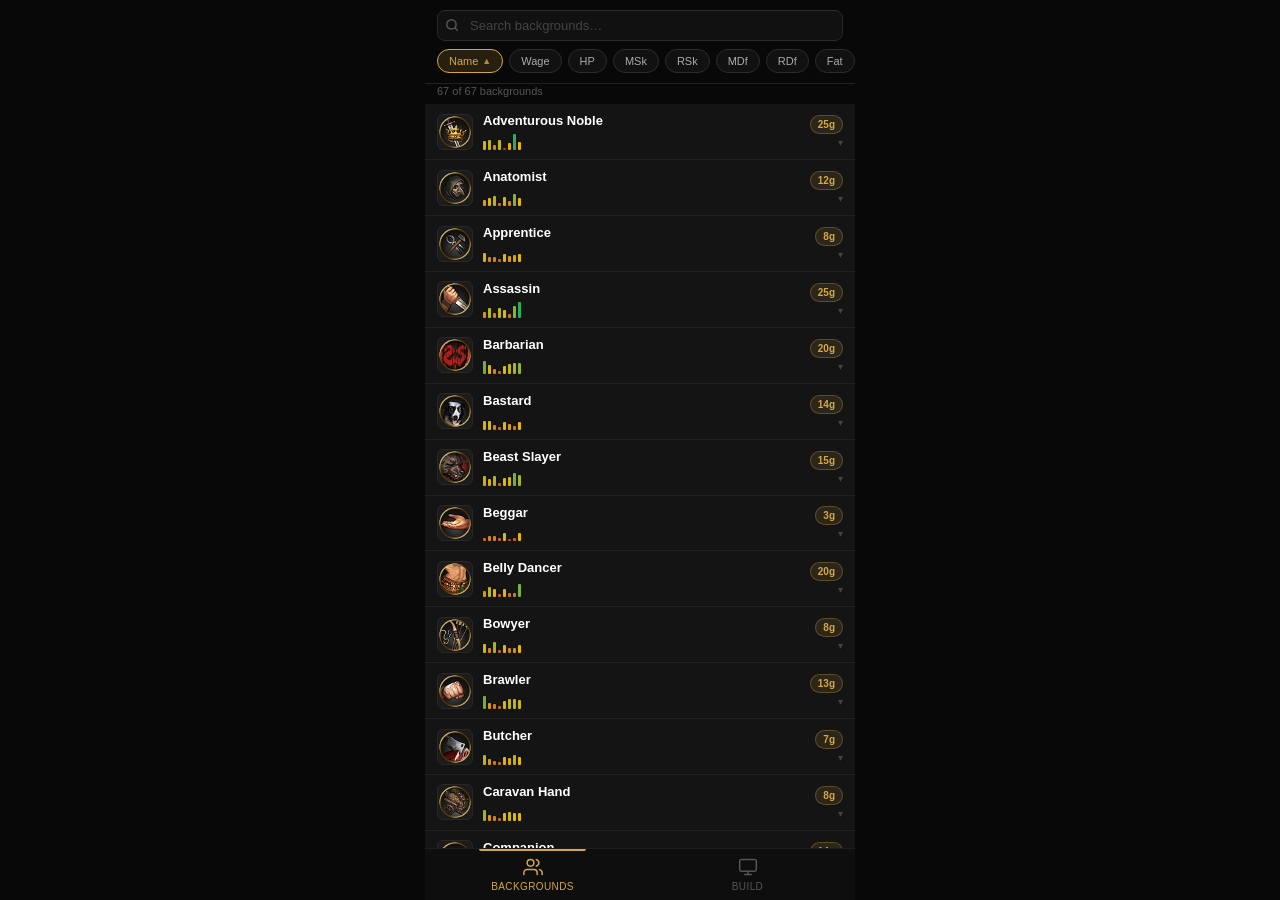
<file: index.html>
<!DOCTYPE html>
<!--
  Battle Brothers Companion
  Data source: data/backgrounds.json
  Last updated: 2026-04-17
-->
<html lang="en">
<head>
  <meta charset="UTF-8">
  <meta name="viewport" content="width=device-width, initial-scale=1, viewport-fit=cover">
  <title>Battle Brothers Companion</title>
  <link rel="stylesheet" href="styles.css">
  <script src="app.js" defer></script>
</head>
<body>
  <div id="app">
    <div id="controls">
      <div id="search-wrap">
        <svg id="search-icon" width="14" height="14" viewBox="0 0 24 24" fill="none" stroke="currentColor" stroke-width="2.5" stroke-linecap="round" stroke-linejoin="round">
          <circle cx="11" cy="11" r="8"/><line x1="21" y1="21" x2="16.65" y2="16.65"/>
        </svg>
        <input id="search" type="search" placeholder="Search backgrounds…" autocomplete="off" spellcheck="false" aria-label="Search backgrounds">
      </div>
      <div id="pills-wrap">
        <div id="pills">
          <button class="pill active" data-key="name" aria-pressed="true">Name <span class="arrow">▲</span></button>
          <button class="pill" data-key="baseWage" aria-pressed="false">Wage</button>
          <button class="pill" data-key="hitpoints" aria-pressed="false">HP</button>
          <button class="pill" data-key="meleeSkill" aria-pressed="false">MSk</button>
          <button class="pill" data-key="rangedSkill" aria-pressed="false">RSk</button>
          <button class="pill" data-key="meleeDefense" aria-pressed="false">MDf</button>
          <button class="pill" data-key="rangedDefense" aria-pressed="false">RDf</button>
          <button class="pill" data-key="fatigue" aria-pressed="false">Fat</button>
          <button class="pill" data-key="resolve" aria-pressed="false">Res</button>
          <button class="pill" data-key="initiative" aria-pressed="false">Ini</button>
        </div>
      </div>
    </div>
    <div id="result-count"></div>
    <main id="list" role="list" aria-label="Backgrounds"></main>
    <div id="empty">
      <svg width="40" height="40" viewBox="0 0 24 24" fill="none" stroke="currentColor" stroke-width="1.5">
        <circle cx="11" cy="11" r="8"/><line x1="21" y1="21" x2="16.65" y2="16.65"/>
      </svg>
      No backgrounds found
    </div>
    <nav id="bottom-nav">
      <div class="nav-tab active">
        <svg viewBox="0 0 24 24" fill="none" stroke="currentColor" stroke-width="1.8" stroke-linecap="round" stroke-linejoin="round">
          <path d="M17 21v-2a4 4 0 0 0-4-4H5a4 4 0 0 0-4 4v2"/>
          <circle cx="9" cy="7" r="4"/>
          <path d="M23 21v-2a4 4 0 0 0-3-3.87"/>
          <path d="M16 3.13a4 4 0 0 1 0 7.75"/>
        </svg>
        Backgrounds
      </div>
      <div class="nav-tab">
        <svg viewBox="0 0 24 24" fill="none" stroke="currentColor" stroke-width="1.8" stroke-linecap="round" stroke-linejoin="round">
          <rect x="2" y="3" width="20" height="14" rx="2" ry="2"/>
          <line x1="8" y1="21" x2="16" y2="21"/>
          <line x1="12" y1="17" x2="12" y2="21"/>
        </svg>
        Build
      </div>
    </nav>
  </div>
</body>
</html>
</file>
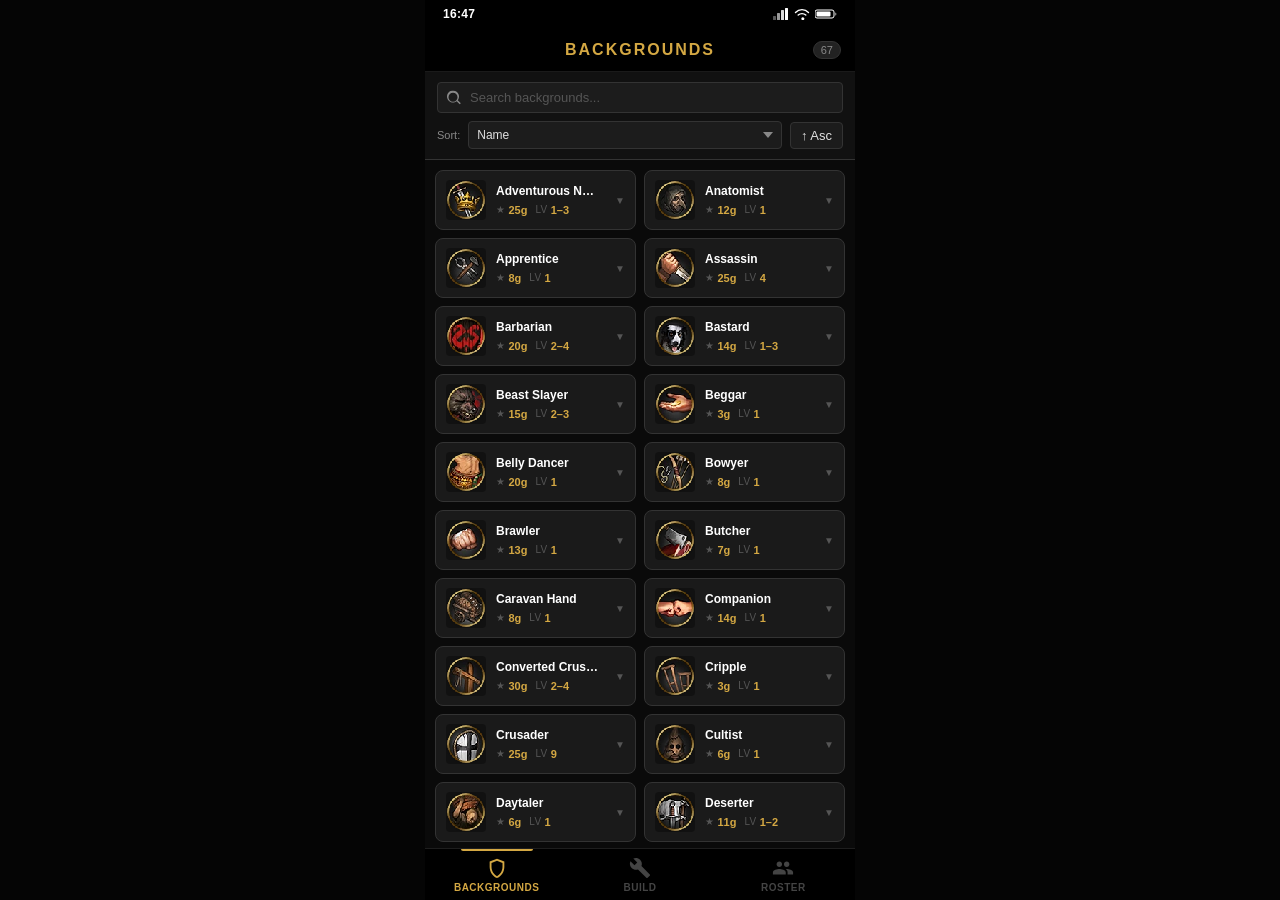
<file: mockups/design1_card_grid.html>
<!DOCTYPE html>
<html lang="en">
<head>
  <meta charset="UTF-8" />
  <meta name="viewport" content="width=device-width, initial-scale=1.0, maximum-scale=1.0, user-scalable=no" />
  <title>Battle Brothers - Backgrounds</title>
  <style>
    *, *::before, *::after {
      box-sizing: border-box;
      margin: 0;
      padding: 0;
    }

    :root {
      --bg-page:      #0a0a0a;
      --bg-card:      #1a1a1a;
      --bg-card-exp:  #212121;
      --bg-controls:  #111111;
      --bg-modal:     #1e1e1e;
      --border:       #333333;
      --border-active:#d4a843;
      --text-primary: #ffffff;
      --text-body:    #e0e0e0;
      --text-muted:   #888888;
      --text-dim:     #555555;
      --accent:       #d4a843;
      --accent-dim:   #7a5e1e;
      --accent-glow:  rgba(212,168,67,0.15);
      --nav-height:   52px;
      --ctrl-height:  88px;
      --positive:     #4caf82;
      --negative:     #e05a5a;
      --neutral:      #888888;
      --radius-card:  8px;
      --radius-sm:    4px;
    }

    html, body {
      height: 100%;
      background: #050505;
      display: flex;
      justify-content: center;
      align-items: flex-start;
      font-family: -apple-system, BlinkMacSystemFont, 'Segoe UI', Roboto, sans-serif;
      -webkit-font-smoothing: antialiased;
    }

    /* Phone shell */
    #app {
      width: 100%;
      max-width: 430px;
      height: 100svh;
      min-height: 100vh;
      background: var(--bg-page);
      display: flex;
      flex-direction: column;
      position: relative;
      overflow: hidden;
    }

    /* ── STATUS BAR ── */
    #status-bar {
      height: 28px;
      background: #000;
      display: flex;
      align-items: center;
      justify-content: space-between;
      padding: 0 18px;
      flex-shrink: 0;
    }
    #status-bar .time {
      font-size: 12px;
      font-weight: 600;
      color: #fff;
      letter-spacing: 0.3px;
    }
    #status-bar .icons {
      display: flex;
      gap: 5px;
      align-items: center;
    }
    #status-bar .icons svg {
      fill: #fff;
    }

    /* ── HEADER ── */
    #header {
      height: 44px;
      background: #000;
      display: flex;
      align-items: center;
      justify-content: center;
      border-bottom: 1px solid #1a1a1a;
      flex-shrink: 0;
      position: relative;
    }
    #header h1 {
      font-size: 16px;
      font-weight: 700;
      color: var(--accent);
      letter-spacing: 2px;
      text-transform: uppercase;
    }
    #header .count-badge {
      position: absolute;
      right: 14px;
      font-size: 11px;
      color: var(--text-muted);
      background: #222;
      padding: 2px 7px;
      border-radius: 10px;
      border: 1px solid #333;
    }

    /* ── CONTROLS ── */
    #controls {
      background: var(--bg-controls);
      border-bottom: 1px solid var(--border);
      padding: 10px 12px;
      flex-shrink: 0;
      display: flex;
      flex-direction: column;
      gap: 8px;
      position: sticky;
      top: 0;
      z-index: 100;
    }

    /* Search */
    .search-wrap {
      position: relative;
    }
    .search-wrap svg {
      position: absolute;
      left: 10px;
      top: 50%;
      transform: translateY(-50%);
      fill: var(--text-muted);
      width: 15px;
      height: 15px;
      pointer-events: none;
    }
    #search {
      width: 100%;
      background: #1c1c1c;
      border: 1px solid var(--border);
      border-radius: var(--radius-sm);
      color: var(--text-body);
      font-size: 13px;
      padding: 7px 10px 7px 32px;
      outline: none;
      transition: border-color 0.2s;
    }
    #search::placeholder { color: var(--text-dim); }
    #search:focus { border-color: var(--accent-dim); }
    .search-clear {
      position: absolute;
      right: 8px;
      top: 50%;
      transform: translateY(-50%);
      background: none;
      border: none;
      cursor: pointer;
      color: var(--text-muted);
      font-size: 16px;
      line-height: 1;
      padding: 2px 4px;
      display: none;
    }
    .search-clear.visible { display: block; }

    /* Sort row */
    .sort-row {
      display: flex;
      gap: 8px;
      align-items: center;
    }
    .sort-label {
      font-size: 11px;
      color: var(--text-muted);
      white-space: nowrap;
      flex-shrink: 0;
    }
    #sort-select {
      flex: 1;
      background: #1c1c1c;
      border: 1px solid var(--border);
      border-radius: var(--radius-sm);
      color: var(--text-body);
      font-size: 12px;
      padding: 6px 8px;
      outline: none;
      cursor: pointer;
      appearance: none;
      -webkit-appearance: none;
      background-image: url("data:image/svg+xml,%3Csvg xmlns='http://www.w3.org/2000/svg' width='10' height='6' viewBox='0 0 10 6'%3E%3Cpath d='M0 0l5 6 5-6z' fill='%23888'/%3E%3C/svg%3E");
      background-repeat: no-repeat;
      background-position: right 8px center;
      padding-right: 24px;
    }
    #sort-select:focus { border-color: var(--accent-dim); }

    #sort-dir {
      background: #1c1c1c;
      border: 1px solid var(--border);
      border-radius: var(--radius-sm);
      color: var(--text-body);
      font-size: 13px;
      padding: 6px 10px;
      cursor: pointer;
      white-space: nowrap;
      transition: border-color 0.2s, color 0.2s;
      flex-shrink: 0;
      line-height: 1;
    }
    #sort-dir:hover { border-color: var(--accent-dim); color: var(--accent); }

    /* ── SCROLL CONTAINER ── */
    #scroll-area {
      flex: 1;
      overflow-y: auto;
      overflow-x: hidden;
      padding: 10px 10px calc(var(--nav-height) + 10px);
      -webkit-overflow-scrolling: touch;
      scroll-behavior: smooth;
    }
    #scroll-area::-webkit-scrollbar { width: 3px; }
    #scroll-area::-webkit-scrollbar-track { background: transparent; }
    #scroll-area::-webkit-scrollbar-thumb { background: #333; border-radius: 3px; }

    /* ── GRID ── */
    #grid {
      display: grid;
      grid-template-columns: 1fr 1fr;
      gap: 8px;
    }

    /* ── CARD ── */
    .card {
      background: var(--bg-card);
      border: 1px solid var(--border);
      border-radius: var(--radius-card);
      cursor: pointer;
      transition: border-color 0.18s, background 0.18s;
      overflow: hidden;
      position: relative;
    }
    .card:active { background: #202020; }
    .card.expanded {
      border-color: var(--accent);
      background: var(--bg-card-exp);
      grid-column: 1 / -1;
    }
    .card.expanded .card-collapsed {
      border-bottom: 1px solid #2a2a2a;
    }
    .card:not(.expanded):hover {
      border-color: #444;
    }

    /* Card collapsed view */
    .card-collapsed {
      display: flex;
      align-items: center;
      gap: 10px;
      padding: 9px 10px;
    }
    .card-icon {
      width: 40px;
      height: 40px;
      flex-shrink: 0;
      border-radius: 4px;
      overflow: hidden;
      background: #111;
      display: flex;
      align-items: center;
      justify-content: center;
    }
    .card-icon img {
      width: 100%;
      height: 100%;
      object-fit: contain;
      image-rendering: pixelated;
    }
    .card-icon-placeholder {
      width: 100%;
      height: 100%;
      display: flex;
      align-items: center;
      justify-content: center;
      font-size: 16px;
      color: var(--text-dim);
      background: #111;
    }
    .card-info {
      flex: 1;
      min-width: 0;
    }
    .card-name {
      font-size: 12px;
      font-weight: 600;
      color: var(--text-primary);
      white-space: nowrap;
      overflow: hidden;
      text-overflow: ellipsis;
      line-height: 1.3;
    }
    .card-meta {
      display: flex;
      gap: 8px;
      margin-top: 4px;
    }
    .meta-item {
      display: flex;
      align-items: center;
      gap: 3px;
    }
    .meta-label {
      font-size: 10px;
      color: var(--text-dim);
      text-transform: uppercase;
      letter-spacing: 0.4px;
    }
    .meta-value {
      font-size: 11px;
      font-weight: 600;
      color: var(--accent);
    }
    .card-chevron {
      color: var(--text-dim);
      font-size: 10px;
      flex-shrink: 0;
      transition: transform 0.2s;
      margin-left: auto;
      padding-left: 4px;
    }
    .card.expanded .card-chevron {
      transform: rotate(180deg);
      color: var(--accent);
    }

    /* Card expanded detail */
    .card-detail {
      display: none;
      padding: 12px 12px 14px;
    }
    .card.expanded .card-detail {
      display: block;
    }

    .detail-section-label {
      font-size: 10px;
      color: var(--text-muted);
      text-transform: uppercase;
      letter-spacing: 1px;
      margin-bottom: 8px;
      font-weight: 600;
    }

    /* Attribute rows */
    .attr-grid {
      display: grid;
      grid-template-columns: 1fr 1fr;
      gap: 5px 10px;
    }
    .attr-row {
      display: flex;
      flex-direction: column;
      background: #151515;
      border: 1px solid #252525;
      border-radius: 5px;
      padding: 6px 8px;
    }
    .attr-header {
      display: flex;
      justify-content: space-between;
      align-items: baseline;
      margin-bottom: 4px;
    }
    .attr-abbr {
      font-size: 11px;
      font-weight: 700;
      color: var(--accent);
      letter-spacing: 0.5px;
    }
    .attr-avg {
      font-size: 12px;
      font-weight: 700;
      color: var(--text-primary);
    }
    .attr-details {
      display: flex;
      gap: 6px;
      flex-wrap: wrap;
    }
    .attr-chip {
      font-size: 10px;
      color: var(--text-muted);
      display: flex;
      align-items: center;
      gap: 2px;
    }
    .attr-chip-label {
      color: var(--text-dim);
      font-size: 9px;
      text-transform: uppercase;
      letter-spacing: 0.3px;
    }
    .attr-chip-value {
      color: var(--text-body);
    }
    .attr-chip-value.positive { color: var(--positive); }
    .attr-chip-value.negative { color: var(--negative); }
    .attr-chip-value.null-val { color: var(--text-dim); font-style: italic; }

    /* Bar visualization */
    .attr-bar-wrap {
      margin-top: 5px;
      height: 3px;
      background: #222;
      border-radius: 2px;
      overflow: hidden;
    }
    .attr-bar {
      height: 100%;
      border-radius: 2px;
      background: var(--accent-dim);
      transition: width 0.3s ease;
    }
    .attr-bar.high { background: var(--positive); }
    .attr-bar.medium { background: var(--accent-dim); }
    .attr-bar.low { background: #5a3a1a; }

    /* Info row at bottom of expanded card */
    .detail-info-row {
      display: flex;
      gap: 10px;
      margin-top: 10px;
      padding-top: 10px;
      border-top: 1px solid #252525;
    }
    .detail-info-chip {
      background: #151515;
      border: 1px solid #252525;
      border-radius: 4px;
      padding: 5px 10px;
      display: flex;
      flex-direction: column;
      align-items: center;
      flex: 1;
    }
    .detail-info-chip .chip-label {
      font-size: 9px;
      color: var(--text-dim);
      text-transform: uppercase;
      letter-spacing: 0.5px;
    }
    .detail-info-chip .chip-value {
      font-size: 14px;
      font-weight: 700;
      color: var(--accent);
      margin-top: 2px;
    }

    /* ── EMPTY STATE ── */
    #empty-state {
      display: none;
      flex-direction: column;
      align-items: center;
      justify-content: center;
      padding: 60px 20px;
      gap: 12px;
      text-align: center;
    }
    #empty-state.visible { display: flex; }
    #empty-state svg { fill: var(--text-dim); opacity: 0.4; }
    #empty-state p { font-size: 14px; color: var(--text-muted); }
    #empty-state span { font-size: 12px; color: var(--text-dim); }

    /* ── BOTTOM NAV ── */
    #bottom-nav {
      height: var(--nav-height);
      background: #000;
      border-top: 1px solid #1e1e1e;
      display: flex;
      align-items: stretch;
      flex-shrink: 0;
      position: absolute;
      bottom: 0;
      left: 0;
      right: 0;
    }
    .nav-tab {
      flex: 1;
      display: flex;
      flex-direction: column;
      align-items: center;
      justify-content: center;
      gap: 3px;
      cursor: pointer;
      border: none;
      background: none;
      padding: 0;
      transition: opacity 0.15s;
      position: relative;
    }
    .nav-tab.active::after {
      content: '';
      position: absolute;
      top: 0;
      left: 25%;
      right: 25%;
      height: 2px;
      background: var(--accent);
      border-radius: 0 0 2px 2px;
    }
    .nav-tab svg {
      width: 22px;
      height: 22px;
    }
    .nav-tab:not(.active) svg { fill: #444; }
    .nav-tab.active svg { fill: var(--accent); }
    .nav-tab-label {
      font-size: 10px;
      letter-spacing: 0.5px;
      text-transform: uppercase;
      font-weight: 600;
    }
    .nav-tab:not(.active) .nav-tab-label { color: #444; }
    .nav-tab.active .nav-tab-label { color: var(--accent); }

    /* ── LOADING ── */
    #loading {
      position: absolute;
      inset: 0;
      background: var(--bg-page);
      display: flex;
      flex-direction: column;
      align-items: center;
      justify-content: center;
      gap: 16px;
      z-index: 999;
    }
    #loading.hidden { display: none; }
    .spinner {
      width: 36px;
      height: 36px;
      border: 3px solid #222;
      border-top-color: var(--accent);
      border-radius: 50%;
      animation: spin 0.7s linear infinite;
    }
    @keyframes spin { to { transform: rotate(360deg); } }
    #loading p {
      font-size: 12px;
      color: var(--text-muted);
      letter-spacing: 1px;
      text-transform: uppercase;
    }

    /* ── ERROR ── */
    #error-state {
      display: none;
      flex-direction: column;
      align-items: center;
      justify-content: center;
      padding: 40px 20px;
      gap: 12px;
      text-align: center;
    }
    #error-state.visible { display: flex; }
    #error-state p { font-size: 13px; color: var(--negative); }
    #error-state span { font-size: 11px; color: var(--text-dim); line-height: 1.5; }

    /* Utility */
    .sr-only {
      position: absolute; width: 1px; height: 1px;
      overflow: hidden; clip: rect(0,0,0,0); white-space: nowrap;
    }
  </style>
</head>
<body>

<div id="app">

  <!-- Loading overlay -->
  <div id="loading">
    <div class="spinner"></div>
    <p>Loading Backgrounds...</p>
  </div>

  <!-- Status bar -->
  <div id="status-bar">
    <span class="time" id="status-time">9:41</span>
    <div class="icons">
      <!-- Signal -->
      <svg width="16" height="12" viewBox="0 0 16 12">
        <rect x="0"  y="8"  width="3" height="4" rx="0.5" opacity="0.35"/>
        <rect x="4"  y="5"  width="3" height="7" rx="0.5" opacity="0.6"/>
        <rect x="8"  y="2"  width="3" height="10" rx="0.5" opacity="0.85"/>
        <rect x="12" y="0"  width="3" height="12" rx="0.5"/>
      </svg>
      <!-- Wifi -->
      <svg width="16" height="12" viewBox="0 0 16 12">
        <path d="M8 9.5 a1.5 1.5 0 1 1 0 2.5 1.5 1.5 0 0 1 0-2.5z"/>
        <path d="M4.2 7.1 a5.5 5.5 0 0 1 7.6 0" stroke="white" stroke-width="1.4" fill="none" stroke-linecap="round"/>
        <path d="M1.5 4.4 a9 9 0 0 1 13 0" stroke="white" stroke-width="1.4" fill="none" stroke-linecap="round"/>
      </svg>
      <!-- Battery -->
      <svg width="22" height="12" viewBox="0 0 22 12">
        <rect x="0" y="2" width="19" height="8" rx="2" stroke="white" stroke-width="1" fill="none"/>
        <rect x="1.5" y="3.5" width="14" height="5" rx="1" fill="white"/>
        <path d="M20 4.5 v3 a1.5 1.5 0 0 0 0-3z" fill="white" opacity="0.5"/>
      </svg>
    </div>
  </div>

  <!-- Header -->
  <div id="header">
    <h1>Backgrounds</h1>
    <span class="count-badge" id="count-badge">0</span>
  </div>

  <!-- Controls -->
  <div id="controls">
    <div class="search-wrap">
      <svg viewBox="0 0 20 20" aria-hidden="true">
        <path d="M12.9 14.32a8 8 0 1 1 1.41-1.41l4.09 4.09-1.41 1.41-4.09-4.09zm-4.9.68a6 6 0 1 0 0-12 6 6 0 0 0 0 12z"/>
      </svg>
      <input type="search" id="search" placeholder="Search backgrounds..." autocomplete="off" />
      <button class="search-clear" id="search-clear" aria-label="Clear search">&#x2715;</button>
    </div>
    <div class="sort-row">
      <span class="sort-label">Sort:</span>
      <select id="sort-select">
        <option value="name">Name</option>
        <option value="baseWage">Base Wage</option>
        <option value="startingLevel">Starting Level</option>
        <option value="hitpoints">HP (Avg)</option>
        <option value="meleeSkill">MSk (Avg)</option>
        <option value="rangedSkill">RSk (Avg)</option>
        <option value="meleeDefense">MDf (Avg)</option>
        <option value="rangedDefense">RDf (Avg)</option>
        <option value="fatigue">Fat (Avg)</option>
        <option value="resolve">Res (Avg)</option>
        <option value="initiative">Ini (Avg)</option>
      </select>
      <button id="sort-dir" title="Toggle sort direction">&#8593; Asc</button>
    </div>
  </div>

  <!-- Main scroll area -->
  <div id="scroll-area">
    <div id="grid"></div>
    <div id="empty-state">
      <svg width="40" height="40" viewBox="0 0 24 24"><path d="M15.5 14h-.79l-.28-.27A6.47 6.47 0 0 0 16 9.5 6.5 6.5 0 1 0 9.5 16a6.47 6.47 0 0 0 4.23-1.57l.27.28v.79l5 4.99L20.49 19l-4.99-5zm-6 0C7.01 14 5 11.99 5 9.5S7.01 5 9.5 5 14 7.01 14 9.5 11.99 14 9.5 14z"/></svg>
      <p>No backgrounds found</p>
      <span>Try a different search term</span>
    </div>
    <div id="error-state">
      <p>Failed to load backgrounds</p>
      <span id="error-msg"></span>
    </div>
  </div>

  <!-- Bottom nav -->
  <nav id="bottom-nav" aria-label="Main navigation">
    <button class="nav-tab active" data-tab="backgrounds" aria-current="page">
      <!-- Shield icon -->
      <svg viewBox="0 0 24 24" aria-hidden="true">
        <path d="M12 2L4 5v6c0 5.5 3.8 10.7 8 12 4.2-1.3 8-6.5 8-12V5l-8-3zm0 2.2l6 2.25V11c0 4.5-3.1 8.7-6 10-2.9-1.3-6-5.5-6-10V6.45l6-2.25z"/>
      </svg>
      <span class="nav-tab-label">Backgrounds</span>
    </button>
    <button class="nav-tab" data-tab="build">
      <!-- Tool/wrench icon -->
      <svg viewBox="0 0 24 24" aria-hidden="true">
        <path d="M22.7 19l-9.1-9.1c.9-2.3.4-5-1.5-6.9-2-2-5-2.4-7.4-1.3L9 6 6 9 1.6 4.7C.4 7.1.9 10.1 2.9 12.1c1.9 1.9 4.6 2.4 6.9 1.5l9.1 9.1c.4.4 1 .4 1.4 0l2.3-2.3c.5-.4.5-1.1.1-1.4z"/>
      </svg>
      <span class="nav-tab-label">Build</span>
    </button>
    <button class="nav-tab" data-tab="roster">
      <!-- People icon -->
      <svg viewBox="0 0 24 24" aria-hidden="true">
        <path d="M16 11c1.66 0 2.99-1.34 2.99-3S17.66 5 16 5c-1.66 0-3 1.34-3 3s1.34 3 3 3zm-8 0c1.66 0 2.99-1.34 2.99-3S9.66 5 8 5C6.34 5 5 6.34 5 8s1.34 3 3 3zm0 2c-2.33 0-7 1.17-7 3.5V19h14v-2.5c0-2.33-4.67-3.5-7-3.5zm8 0c-.29 0-.62.02-.97.05 1.16.84 1.97 1.97 1.97 3.45V19h6v-2.5c0-2.33-4.67-3.5-7-3.5z"/>
      </svg>
      <span class="nav-tab-label">Roster</span>
    </button>
  </nav>

</div><!-- #app -->

<script>
  // ── CONFIG ──────────────────────────────────────────────────────────────────
  const EMBEDDED_DATA = {"meta":{"source":"https://battlebrothers.fandom.com/wiki/Character_Backgrounds","scrapedAt":"2026-03-13T19:02:55.779713+00:00","totalBackgrounds":67},"backgrounds":[{"id":"adventurous_noble","name":"Adventurous Noble","startingLevel":{"min":1,"max":3},"baseWage":25,"attributes":{"hitpoints":{"range":{"min":50,"max":60},"average":55,"levelUp":{"min":null,"max":null}},"meleeSkill":{"range":{"min":57,"max":67},"average":62,"levelUp":{"min":10,"max":10}},"rangedSkill":{"range":{"min":32,"max":42},"average":37,"levelUp":{"min":null,"max":null}},"meleeDefense":{"range":{"min":5,"max":13},"average":9,"levelUp":{"min":5,"max":8}},"rangedDefense":{"range":{"min":-10,"max":0},"average":-5,"levelUp":{"min":-10,"max":-5}},"fatigue":{"range":{"min":90,"max":105},"average":97.5,"levelUp":{"min":null,"max":5}},"resolve":{"range":{"min":45,"max":60},"average":52.5,"levelUp":{"min":15,"max":20}},"initiative":{"range":{"min":100,"max":110},"average":105,"levelUp":{"min":null,"max":null}}},"icon":"icons/Background_06.png"},{"id":"anatomist","name":"Anatomist","startingLevel":{"min":1,"max":1},"baseWage":12,"attributes":{"hitpoints":{"range":{"min":46,"max":56},"average":51,"levelUp":{"min":-4,"max":-4}},"meleeSkill":{"range":{"min":54,"max":64},"average":59,"levelUp":{"min":7,"max":7}},"rangedSkill":{"range":{"min":41,"max":51},"average":46,"levelUp":{"min":9,"max":9}},"meleeDefense":{"range":{"min":1,"max":5},"average":3,"levelUp":{"min":1,"max":null}},"rangedDefense":{"range":{"min":1,"max":5},"average":3,"levelUp":{"min":1,"max":null}},"fatigue":{"range":{"min":90,"max":95},"average":92.5,"levelUp":{"min":null,"max":-5}},"resolve":{"range":{"min":40,"max":50},"average":45,"levelUp":{"min":10,"max":10}},"initiative":{"range":{"min":100,"max":110},"average":105,"levelUp":{"min":null,"max":null}}},"icon":"icons/Background 70.png"},{"id":"apprentice","name":"Apprentice","startingLevel":{"min":1,"max":1},"baseWage":8,"attributes":{"hitpoints":{"range":{"min":50,"max":60},"average":55,"levelUp":{"min":null,"max":null}},"meleeSkill":{"range":{"min":47,"max":57},"average":52,"levelUp":{"min":null,"max":null}},"rangedSkill":{"range":{"min":32,"max":42},"average":37,"levelUp":{"min":null,"max":null}},"meleeDefense":{"range":{"min":0,"max":5},"average":2.5,"levelUp":{"min":null,"max":null}},"rangedDefense":{"range":{"min":0,"max":5},"average":2.5,"levelUp":{"min":null,"max":null}},"fatigue":{"range":{"min":90,"max":100},"average":95,"levelUp":{"min":null,"max":null}},"resolve":{"range":{"min":30,"max":40},"average":35,"levelUp":{"min":null,"max":null}},"initiative":{"range":{"min":100,"max":110},"average":105,"levelUp":{"min":null,"max":null}}},"icon":"icons/Background_40.png"},{"id":"assassin","name":"Assassin","startingLevel":{"min":4,"max":4},"baseWage":25,"attributes":{"hitpoints":{"range":{"min":45,"max":55},"average":50,"levelUp":{"min":-5,"max":-5}},"meleeSkill":{"range":{"min":57,"max":67},"average":62,"levelUp":{"min":10,"max":10}},"rangedSkill":{"range":{"min":32,"max":42},"average":37,"levelUp":{"min":null,"max":null}},"meleeDefense":{"range":{"min":5,"max":13},"average":9,"levelUp":{"min":5,"max":8}},"rangedDefense":{"range":{"min":0,"max":5},"average":2.5,"levelUp":{"min":null,"max":null}},"fatigue":{"range":{"min":85,"max":95},"average":90,"levelUp":{"min":-5,"max":-5}},"resolve":{"range":{"min":40,"max":50},"average":45,"levelUp":{"min":10,"max":10}},"initiative":{"range":{"min":120,"max":125},"average":122.5,"levelUp":{"min":20,"max":15}}},"icon":"icons/Background_53.png"},{"id":"barbarian","name":"Barbarian","startingLevel":{"min":2,"max":4},"baseWage":20,"attributes":{"hitpoints":{"range":{"min":60,"max":65},"average":62.5,"levelUp":{"min":10,"max":5}},"meleeSkill":{"range":{"min":57,"max":62},"average":59.5,"levelUp":{"min":10,"max":5}},"rangedSkill":{"range":{"min":32,"max":42},"average":37,"levelUp":{"min":null,"max":null}},"meleeDefense":{"range":{"min":0,"max":5},"average":2.5,"levelUp":{"min":null,"max":null}},"rangedDefense":{"range":{"min":0,"max":5},"average":2.5,"levelUp":{"min":null,"max":null}},"fatigue":{"range":{"min":100,"max":105},"average":102.5,"levelUp":{"min":10,"max":5}},"resolve":{"range":{"min":40,"max":45},"average":42.5,"levelUp":{"min":10,"max":5}},"initiative":{"range":{"min":105,"max":120},"average":112.5,"levelUp":{"min":5,"max":10}}},"icon":"icons/Barbarian.png"},{"id":"bastard","name":"Bastard","startingLevel":{"min":1,"max":3},"baseWage":14,"attributes":{"hitpoints":{"range":{"min":50,"max":60},"average":55,"levelUp":{"min":null,"max":null}},"meleeSkill":{"range":{"min":52,"max":67},"average":59.5,"levelUp":{"min":5,"max":10}},"rangedSkill":{"range":{"min":32,"max":42},"average":37,"levelUp":{"min":null,"max":null}},"meleeDefense":{"range":{"min":-5,"max":10},"average":2.5,"levelUp":{"min":-5,"max":5}},"rangedDefense":{"range":{"min":0,"max":5},"average":2.5,"levelUp":{"min":null,"max":null}},"fatigue":{"range":{"min":90,"max":100},"average":95,"levelUp":{"min":null,"max":null}},"resolve":{"range":{"min":25,"max":35},"average":30,"levelUp":{"min":-5,"max":-5}},"initiative":{"range":{"min":100,"max":110},"average":105,"levelUp":{"min":null,"max":null}}},"icon":"icons/Bastard.png"},{"id":"beast_slayer","name":"Beast Slayer","startingLevel":{"min":2,"max":3},"baseWage":15,"attributes":{"hitpoints":{"range":{"min":50,"max":63},"average":56.5,"levelUp":{"min":null,"max":3}},"meleeSkill":{"range":{"min":52,"max":62},"average":57,"levelUp":{"min":5,"max":5}},"rangedSkill":{"range":{"min":43,"max":49},"average":46,"levelUp":{"min":11,"max":7}},"meleeDefense":{"range":{"min":0,"max":5},"average":2.5,"levelUp":{"min":null,"max":null}},"rangedDefense":{"range":{"min":0,"max":5},"average":2.5,"levelUp":{"min":null,"max":null}},"fatigue":{"range":{"min":95,"max":107},"average":101,"levelUp":{"min":5,"max":7}},"resolve":{"range":{"min":43,"max":50},"average":46.5,"levelUp":{"min":13,"max":10}},"initiative":{"range":{"min":107,"max":115},"average":111,"levelUp":{"min":7,"max":5}}},"icon":"icons/Background_57.png"},{"id":"beggar","name":"Beggar","startingLevel":{"min":1,"max":1},"baseWage":3,"attributes":{"hitpoints":{"range":{"min":40,"max":50},"average":45,"levelUp":{"min":-10,"max":-10}},"meleeSkill":{"range":{"min":47,"max":57},"average":52,"levelUp":{"min":null,"max":null}},"rangedSkill":{"range":{"min":32,"max":42},"average":37,"levelUp":{"min":null,"max":null}},"meleeDefense":{"range":{"min":0,"max":5},"average":2.5,"levelUp":{"min":null,"max":null}},"rangedDefense":{"range":{"min":0,"max":5},"average":2.5,"levelUp":{"min":null,"max":null}},"fatigue":{"range":{"min":80,"max":90},"average":85,"levelUp":{"min":-10,"max":-10}},"resolve":{"range":{"min":20,"max":35},"average":27.5,"levelUp":{"min":-10,"max":-5}},"initiative":{"range":{"min":100,"max":110},"average":105,"levelUp":{"min":null,"max":null}}},"icon":"icons/Beggar.png"},{"id":"belly_dancer","name":"Belly Dancer","startingLevel":{"min":1,"max":1},"baseWage":20,"attributes":{"hitpoints":{"range":{"min":45,"max":55},"average":50,"levelUp":{"min":-5,"max":-5}},"meleeSkill":{"range":{"min":57,"max":67},"average":62,"levelUp":{"min":10,"max":10}},"rangedSkill":{"range":{"min":37,"max":47},"average":42,"levelUp":{"min":5,"max":5}},"meleeDefense":{"range":{"min":0,"max":5},"average":2.5,"levelUp":{"min":null,"max":null}},"rangedDefense":{"range":{"min":0,"max":5},"average":2.5,"levelUp":{"min":null,"max":null}},"fatigue":{"range":{"min":85,"max":95},"average":90,"levelUp":{"min":-5,"max":-5}},"resolve":{"range":{"min":25,"max":35},"average":30,"levelUp":{"min":-5,"max":-5}},"initiative":{"range":{"min":110,"max":120},"average":115,"levelUp":{"min":10,"max":10}}},"icon":"icons/Background_64.png"},{"id":"bowyer","name":"Bowyer","startingLevel":{"min":1,"max":1},"baseWage":8,"attributes":{"hitpoints":{"range":{"min":50,"max":60},"average":55,"levelUp":{"min":null,"max":null}},"meleeSkill":{"range":{"min":47,"max":57},"average":52,"levelUp":{"min":null,"max":null}},"rangedSkill":{"range":{"min":42,"max":52},"average":47,"levelUp":{"min":10,"max":10}},"meleeDefense":{"range":{"min":0,"max":5},"average":2.5,"levelUp":{"min":null,"max":null}},"rangedDefense":{"range":{"min":0,"max":5},"average":2.5,"levelUp":{"min":null,"max":null}},"fatigue":{"range":{"min":85,"max":100},"average":92.5,"levelUp":{"min":-5,"max":null}},"resolve":{"range":{"min":25,"max":40},"average":32.5,"levelUp":{"min":-5,"max":null}},"initiative":{"range":{"min":100,"max":110},"average":105,"levelUp":{"min":null,"max":null}}},"icon":"icons/Bowyer.png"},{"id":"brawler","name":"Brawler","startingLevel":{"min":1,"max":1},"baseWage":13,"attributes":{"hitpoints":{"range":{"min":55,"max":70},"average":62.5,"levelUp":{"min":5,"max":10}},"meleeSkill":{"range":{"min":52,"max":57},"average":54.5,"levelUp":{"min":5,"max":null}},"rangedSkill":{"range":{"min":32,"max":42},"average":37,"levelUp":{"min":null,"max":null}},"meleeDefense":{"range":{"min":0,"max":5},"average":2.5,"levelUp":{"min":null,"max":null}},"rangedDefense":{"range":{"min":0,"max":5},"average":2.5,"levelUp":{"min":null,"max":null}},"fatigue":{"range":{"min":100,"max":105},"average":102.5,"levelUp":{"min":10,"max":5}},"resolve":{"range":{"min":37,"max":45},"average":41,"levelUp":{"min":7,"max":5}},"initiative":{"range":{"min":105,"max":110},"average":107.5,"levelUp":{"min":5,"max":null}}},"icon":"icons/Brawler.png"},{"id":"butcher","name":"Butcher","startingLevel":{"min":1,"max":1},"baseWage":7,"attributes":{"hitpoints":{"range":{"min":50,"max":64},"average":57,"levelUp":{"min":null,"max":4}},"meleeSkill":{"range":{"min":50,"max":59},"average":54.5,"levelUp":{"min":3,"max":2}},"rangedSkill":{"range":{"min":29,"max":42},"average":35.5,"levelUp":{"min":-3,"max":null}},"meleeDefense":{"range":{"min":0,"max":5},"average":2.5,"levelUp":{"min":null,"max":null}},"rangedDefense":{"range":{"min":0,"max":5},"average":2.5,"levelUp":{"min":null,"max":null}},"fatigue":{"range":{"min":90,"max":104},"average":97,"levelUp":{"min":null,"max":4}},"resolve":{"range":{"min":37,"max":45},"average":41,"levelUp":{"min":7,"max":5}},"initiative":{"range":{"min":100,"max":110},"average":105,"levelUp":{"min":null,"max":null}}},"icon":"icons/Butcher_02.png"},{"id":"caravan_hand","name":"Caravan Hand","startingLevel":{"min":1,"max":1},"baseWage":8,"attributes":{"hitpoints":{"range":{"min":53,"max":65},"average":59,"levelUp":{"min":3,"max":5}},"meleeSkill":{"range":{"min":51,"max":57},"average":54,"levelUp":{"min":4,"max":null}},"rangedSkill":{"range":{"min":32,"max":42},"average":37,"levelUp":{"min":null,"max":null}},"meleeDefense":{"range":{"min":0,"max":5},"average":2.5,"levelUp":{"min":null,"max":null}},"rangedDefense":{"range":{"min":0,"max":5},"average":2.5,"levelUp":{"min":null,"max":null}},"fatigue":{"range":{"min":95,"max":107},"average":101,"levelUp":{"min":5,"max":7}},"resolve":{"range":{"min":33,"max":43},"average":38,"levelUp":{"min":3,"max":3}},"initiative":{"range":{"min":100,"max":110},"average":105,"levelUp":{"min":null,"max":null}}},"icon":"icons/Caravan_hand.png"},{"id":"companion","name":"Companion","startingLevel":{"min":1,"max":1},"baseWage":14,"attributes":{"hitpoints":{"range":{"min":50,"max":60},"average":55,"levelUp":{"min":null,"max":null}},"meleeSkill":{"range":{"min":52,"max":57},"average":54.5,"levelUp":{"min":5,"max":null}},"rangedSkill":{"range":{"min":48,"max":52},"average":50,"levelUp":{"min":16,"max":10}},"meleeDefense":{"range":{"min":0,"max":5},"average":2.5,"levelUp":{"min":null,"max":null}},"rangedDefense":{"range":{"min":0,"max":5},"average":2.5,"levelUp":{"min":null,"max":null}},"fatigue":{"range":{"min":90,"max":100},"average":95,"levelUp":{"min":null,"max":null}},"resolve":{"range":{"min":35,"max":45},"average":40,"levelUp":{"min":5,"max":5}},"initiative":{"range":{"min":105,"max":115},"average":110,"levelUp":{"min":5,"max":5}}},"icon":"icons/MediaWikiCompanionWelcome.png"},{"id":"converted_crusader","name":"Converted Crusader","startingLevel":{"min":2,"max":4},"baseWage":30,"attributes":{"hitpoints":{"range":{"min":50,"max":60},"average":55,"levelUp":{"min":null,"max":null}},"meleeSkill":{"range":{"min":60,"max":67},"average":63.5,"levelUp":{"min":13,"max":10}},"rangedSkill":{"range":{"min":44,"max":52},"average":48,"levelUp":{"min":12,"max":10}},"meleeDefense":{"range":{"min":5,"max":13},"average":9,"levelUp":{"min":5,"max":8}},"rangedDefense":{"range":{"min":5,"max":13},"average":9,"levelUp":{"min":5,"max":8}},"fatigue":{"range":{"min":90,"max":100},"average":95,"levelUp":{"min":null,"max":null}},"resolve":{"range":{"min":35,"max":45},"average":40,"levelUp":{"min":5,"max":5}},"initiative":{"range":{"min":100,"max":110},"average":105,"levelUp":{"min":null,"max":null}}},"icon":"icons/Background_65.png"},{"id":"cripple","name":"Cripple","startingLevel":{"min":1,"max":1},"baseWage":3,"attributes":{"hitpoints":{"range":{"min":30,"max":50},"average":40,"levelUp":{"min":-20,"max":-10}},"meleeSkill":{"range":{"min":42,"max":52},"average":47,"levelUp":{"min":-5,"max":-5}},"rangedSkill":{"range":{"min":27,"max":42},"average":34.5,"levelUp":{"min":-5,"max":null}},"meleeDefense":{"range":{"min":0,"max":5},"average":2.5,"levelUp":{"min":null,"max":null}},"rangedDefense":{"range":{"min":0,"max":5},"average":2.5,"levelUp":{"min":null,"max":null}},"fatigue":{"range":{"min":80,"max":100},"average":90,"levelUp":{"min":-10,"max":null}},"resolve":{"range":{"min":30,"max":40},"average":35,"levelUp":{"min":null,"max":null}},"initiative":{"range":{"min":75,"max":100},"average":87.5,"levelUp":{"min":-25,"max":-10}}},"icon":"icons/Cripple2.png"},{"id":"crusader","name":"Crusader","startingLevel":{"min":9,"max":9},"baseWage":25,"attributes":{"hitpoints":{"range":{"min":60,"max":70},"average":65,"levelUp":{"min":10,"max":10}},"meleeSkill":{"range":{"min":57,"max":67},"average":62,"levelUp":{"min":10,"max":10}},"rangedSkill":{"range":{"min":22,"max":37},"average":29.5,"levelUp":{"min":-10,"max":-5}},"meleeDefense":{"range":{"min":0,"max":5},"average":2.5,"levelUp":{"min":null,"max":null}},"rangedDefense":{"range":{"min":-5,"max":5},"average":0,"levelUp":{"min":-5,"max":null}},"fatigue":{"range":{"min":100,"max":110},"average":105,"levelUp":{"min":10,"max":10}},"resolve":{"range":{"min":45,"max":60},"average":52.5,"levelUp":{"min":15,"max":20}},"initiative":{"range":{"min":100,"max":110},"average":105,"levelUp":{"min":null,"max":null}}},"icon":"icons/Background_54.png"},{"id":"cultist","name":"Cultist","startingLevel":{"min":1,"max":1},"baseWage":6,"attributes":{"hitpoints":{"range":{"min":45,"max":65},"average":55,"levelUp":{"min":-5,"max":5}},"meleeSkill":{"range":{"min":47,"max":57},"average":52,"levelUp":{"min":null,"max":null}},"rangedSkill":{"range":{"min":32,"max":42},"average":37,"levelUp":{"min":null,"max":null}},"meleeDefense":{"range":{"min":0,"max":5},"average":2.5,"levelUp":{"min":null,"max":null}},"rangedDefense":{"range":{"min":0,"max":5},"average":2.5,"levelUp":{"min":null,"max":null}},"fatigue":{"range":{"min":93,"max":103},"average":98,"levelUp":{"min":3,"max":3}},"resolve":{"range":{"min":45,"max":50},"average":47.5,"levelUp":{"min":15,"max":10}},"initiative":{"range":{"min":100,"max":110},"average":105,"levelUp":{"min":null,"max":null}}},"icon":"icons/Cultist.png"},{"id":"daytaler","name":"Daytaler","startingLevel":{"min":1,"max":1},"baseWage":6,"attributes":{"hitpoints":{"range":{"min":50,"max":60},"average":55,"levelUp":{"min":null,"max":null}},"meleeSkill":{"range":{"min":47,"max":57},"average":52,"levelUp":{"min":null,"max":null}},"rangedSkill":{"range":{"min":32,"max":42},"average":37,"levelUp":{"min":null,"max":null}},"meleeDefense":{"range":{"min":0,"max":5},"average":2.5,"levelUp":{"min":null,"max":null}},"rangedDefense":{"range":{"min":0,"max":5},"average":2.5,"levelUp":{"min":null,"max":null}},"fatigue":{"range":{"min":90,"max":103},"average":96.5,"levelUp":{"min":null,"max":3}},"resolve":{"range":{"min":30,"max":40},"average":35,"levelUp":{"min":null,"max":null}},"initiative":{"range":{"min":100,"max":110},"average":105,"levelUp":{"min":null,"max":null}}},"icon":"icons/Daytaler.png"},{"id":"deserter","name":"Deserter","startingLevel":{"min":1,"max":2},"baseWage":11,"attributes":{"hitpoints":{"range":{"min":50,"max":60},"average":55,"levelUp":{"min":null,"max":null}},"meleeSkill":{"range":{"min":52,"max":62},"average":57,"levelUp":{"min":5,"max":5}},"rangedSkill":{"range":{"min":39,"max":42},"average":40.5,"levelUp":{"min":7,"max":null}},"meleeDefense":{"range":{"min":3,"max":10},"average":6.5,"levelUp":{"min":3,"max":5}},"rangedDefense":{"range":{"min":3,"max":10},"average":6.5,"levelUp":{"min":3,"max":5}},"fatigue":{"range":{"min":90,"max":100},"average":95,"levelUp":{"min":null,"max":null}},"resolve":{"range":{"min":15,"max":30},"average":22.5,"levelUp":{"min":-15,"max":-10}},"initiative":{"range":{"min":100,"max":110},"average":105,"levelUp":{"min":null,"max":null}}},"icon":"icons/Deserter.png"},{"id":"disowned_noble","name":"Disowned Noble","startingLevel":{"min":1,"max":3},"baseWage":18,"attributes":{"hitpoints":{"range":{"min":50,"max":60},"average":55,"levelUp":{"min":null,"max":null}},"meleeSkill":{"range":{"min":55,"max":67},"average":61,"levelUp":{"min":8,"max":10}},"rangedSkill":{"range":{"min":35,"max":48},"average":41.5,"levelUp":{"min":3,"max":6}},"meleeDefense":{"range":{"min":2,"max":12},"average":8,"levelUp":{"min":2,"max":7}},"rangedDefense":{"range":{"min":3,"max":10},"average":6.5,"levelUp":{"min":3,"max":5}},"fatigue":{"range":{"min":80,"max":95},"average":87.5,"levelUp":{"min":-10,"max":-5}},"resolve":{"range":{"min":35,"max":53},"average":44,"levelUp":{"min":5,"max":13}},"initiative":{"range":{"min":106,"max":120},"average":113,"levelUp":{"min":6,"max":10}}},"icon":"icons/Disowned_noble.png"},{"id":"eunuch","name":"Eunuch","startingLevel":{"min":1,"max":1},"baseWage":6,"attributes":{"hitpoints":{"range":{"min":50,"max":60},"average":55,"levelUp":{"min":null,"max":null}},"meleeSkill":{"range":{"min":47,"max":57},"average":52,"levelUp":{"min":null,"max":null}},"rangedSkill":{"range":{"min":32,"max":42},"average":37,"levelUp":{"min":null,"max":null}},"meleeDefense":{"range":{"min":0,"max":5},"average":2.5,"levelUp":{"min":null,"max":null}},"rangedDefense":{"range":{"min":0,"max":5},"average":2.5,"levelUp":{"min":null,"max":null}},"fatigue":{"range":{"min":90,"max":100},"average":95,"levelUp":{"min":null,"max":null}},"resolve":{"range":{"min":25,"max":35},"average":30,"levelUp":{"min":-5,"max":-5}},"initiative":{"range":{"min":95,"max":105},"average":100,"levelUp":{"min":-5,"max":-5}}},"icon":"icons/Eunuch.png"},{"id":"farmhand","name":"Farmhand","startingLevel":{"min":1,"max":1},"baseWage":10,"attributes":{"hitpoints":{"range":{"min":62,"max":70},"average":66,"levelUp":{"min":12,"max":10}},"meleeSkill":{"range":{"min":47,"max":57},"average":52,"levelUp":{"min":null,"max":null}},"rangedSkill":{"range":{"min":32,"max":42},"average":37,"levelUp":{"min":null,"max":null}},"meleeDefense":{"range":{"min":0,"max":5},"average":2.5,"levelUp":{"min":null,"max":null}},"rangedDefense":{"range":{"min":0,"max":5},"average":2.5,"levelUp":{"min":null,"max":null}},"fatigue":{"range":{"min":100,"max":120},"average":110,"levelUp":{"min":10,"max":20}},"resolve":{"range":{"min":28,"max":37},"average":32.5,"levelUp":{"min":-2,"max":-3}},"initiative":{"range":{"min":100,"max":110},"average":105,"levelUp":{"min":null,"max":null}}},"icon":"icons/Farmhand.png"},{"id":"fisherman","name":"Fisherman","startingLevel":{"min":1,"max":1},"baseWage":7,"attributes":{"hitpoints":{"range":{"min":55,"max":60},"average":57.5,"levelUp":{"min":5,"max":null}},"meleeSkill":{"range":{"min":47,"max":57},"average":52,"levelUp":{"min":null,"max":null}},"rangedSkill":{"range":{"min":32,"max":42},"average":37,"levelUp":{"min":null,"max":null}},"meleeDefense":{"range":{"min":0,"max":5},"average":2.5,"levelUp":{"min":null,"max":null}},"rangedDefense":{"range":{"min":0,"max":5},"average":2.5,"levelUp":{"min":null,"max":null}},"fatigue":{"range":{"min":95,"max":105},"average":100,"levelUp":{"min":5,"max":5}},"resolve":{"range":{"min":35,"max":40},"average":37.5,"levelUp":{"min":5,"max":null}},"initiative":{"range":{"min":100,"max":115},"average":107.5,"levelUp":{"min":null,"max":5}}},"icon":"icons/Fisherman.png"},{"id":"flagellant","name":"Flagellant","startingLevel":{"min":1,"max":1},"baseWage":6,"attributes":{"hitpoints":{"range":{"min":50,"max":60},"average":55,"levelUp":{"min":null,"max":null}},"meleeSkill":{"range":{"min":42,"max":52},"average":47,"levelUp":{"min":-5,"max":-5}},"rangedSkill":{"range":{"min":32,"max":42},"average":37,"levelUp":{"min":null,"max":null}},"meleeDefense":{"range":{"min":0,"max":5},"average":2.5,"levelUp":{"min":null,"max":null}},"rangedDefense":{"range":{"min":0,"max":5},"average":2.5,"levelUp":{"min":null,"max":null}},"fatigue":{"range":{"min":80,"max":100},"average":90,"levelUp":{"min":-10,"max":null}},"resolve":{"range":{"min":41,"max":51},"average":46,"levelUp":{"min":11,"max":11}},"initiative":{"range":{"min":100,"max":110},"average":105,"levelUp":{"min":null,"max":null}}},"icon":"icons/Flagellant.png"},{"id":"gambler","name":"Gambler","startingLevel":{"min":1,"max":1},"baseWage":6,"attributes":{"hitpoints":{"range":{"min":48,"max":58},"average":53,"levelUp":{"min":-2,"max":-2}},"meleeSkill":{"range":{"min":47,"max":57},"average":52,"levelUp":{"min":null,"max":null}},"rangedSkill":{"range":{"min":32,"max":42},"average":37,"levelUp":{"min":null,"max":null}},"meleeDefense":{"range":{"min":0,"max":7},"average":3.5,"levelUp":{"min":null,"max":2}},"rangedDefense":{"range":{"min":2,"max":13},"average":7.5,"levelUp":{"min":2,"max":8}},"fatigue":{"range":{"min":84,"max":95},"average":89.5,"levelUp":{"min":-6,"max":-5}},"resolve":{"range":{"min":42,"max":52},"average":47,"levelUp":{"min":12,"max":12}},"initiative":{"range":{"min":112,"max":120},"average":116,"levelUp":{"min":12,"max":10}}},"icon":"icons/Gambler.png"},{"id":"gladiator","name":"Gladiator","startingLevel":{"min":2,"max":4},"baseWage":35,"attributes":{"hitpoints":{"range":{"min":50,"max":60},"average":55,"levelUp":{"min":null,"max":null}},"meleeSkill":{"range":{"min":60,"max":67},"average":63.5,"levelUp":{"min":13,"max":10}},"rangedSkill":{"range":{"min":40,"max":48},"average":44,"levelUp":{"min":8,"max":6}},"meleeDefense":{"range":{"min":5,"max":13},"average":9,"levelUp":{"min":5,"max":8}},"rangedDefense":{"range":{"min":5,"max":13},"average":9,"levelUp":{"min":5,"max":8}},"fatigue":{"range":{"min":90,"max":100},"average":95,"levelUp":{"min":null,"max":null}},"resolve":{"range":{"min":35,"max":45},"average":40,"levelUp":{"min":5,"max":5}},"initiative":{"range":{"min":100,"max":110},"average":105,"levelUp":{"min":null,"max":null}}},"icon":"icons/Background_61.png"},{"id":"gravedigger","name":"Gravedigger","startingLevel":{"min":1,"max":1},"baseWage":5,"attributes":{"hitpoints":{"range":{"min":50,"max":64},"average":57,"levelUp":{"min":null,"max":4}},"meleeSkill":{"range":{"min":47,"max":57},"average":52,"levelUp":{"min":null,"max":null}},"rangedSkill":{"range":{"min":32,"max":42},"average":37,"levelUp":{"min":null,"max":null}},"meleeDefense":{"range":{"min":0,"max":5},"average":2.5,"levelUp":{"min":null,"max":null}},"rangedDefense":{"range":{"min":0,"max":5},"average":2.5,"levelUp":{"min":null,"max":null}},"fatigue":{"range":{"min":95,"max":107},"average":101,"levelUp":{"min":5,"max":7}},"resolve":{"range":{"min":37,"max":45},"average":41,"levelUp":{"min":7,"max":5}},"initiative":{"range":{"min":95,"max":110},"average":102.5,"levelUp":{"min":-5,"max":null}}},"icon":"icons/Gravedigger.png"},{"id":"graverobber","name":"Graverobber","startingLevel":{"min":1,"max":1},"baseWage":6,"attributes":{"hitpoints":{"range":{"min":50,"max":60},"average":55,"levelUp":{"min":null,"max":null}},"meleeSkill":{"range":{"min":50,"max":57},"average":53.5,"levelUp":{"min":3,"max":null}},"rangedSkill":{"range":{"min":32,"max":42},"average":37,"levelUp":{"min":null,"max":null}},"meleeDefense":{"range":{"min":0,"max":6},"average":3,"levelUp":{"min":null,"max":1}},"rangedDefense":{"range":{"min":0,"max":6},"average":3,"levelUp":{"min":null,"max":1}},"fatigue":{"range":{"min":95,"max":105},"average":100,"levelUp":{"min":5,"max":5}},"resolve":{"range":{"min":38,"max":45},"average":41.5,"levelUp":{"min":8,"max":5}},"initiative":{"range":{"min":100,"max":114},"average":107,"levelUp":{"min":null,"max":4}}},"icon":"icons/Background_25.png"},{"id":"hedge_knight","name":"Hedge Knight","startingLevel":{"min":2,"max":5},"baseWage":35,"attributes":{"hitpoints":{"range":{"min":62,"max":73},"average":67.5,"levelUp":{"min":12,"max":13}},"meleeSkill":{"range":{"min":58,"max":67},"average":62.5,"levelUp":{"min":11,"max":10}},"rangedSkill":{"range":{"min":32,"max":42},"average":37,"levelUp":{"min":null,"max":null}},"meleeDefense":{"range":{"min":6,"max":10},"average":8,"levelUp":{"min":6,"max":5}},"rangedDefense":{"range":{"min":0,"max":5},"average":2.5,"levelUp":{"min":null,"max":null}},"fatigue":{"range":{"min":105,"max":110},"average":107.5,"levelUp":{"min":15,"max":10}},"resolve":{"range":{"min":39,"max":44},"average":41.5,"levelUp":{"min":9,"max":4}},"initiative":{"range":{"min":86,"max":103},"average":94.5,"levelUp":{"min":-14,"max":-7}}},"icon":"icons/Background_33.png"},{"id":"historian","name":"Historian","startingLevel":{"min":1,"max":1},"baseWage":8,"attributes":{"hitpoints":{"range":{"min":48,"max":55},"average":51.5,"levelUp":{"min":-2,"max":-5}},"meleeSkill":{"range":{"min":42,"max":52},"average":47,"levelUp":{"min":-5,"max":-5}},"rangedSkill":{"range":{"min":29,"max":40},"average":34.5,"levelUp":{"min":-3,"max":-2}},"meleeDefense":{"range":{"min":0,"max":5},"average":2.5,"levelUp":{"min":null,"max":null}},"rangedDefense":{"range":{"min":0,"max":5},"average":2.5,"levelUp":{"min":null,"max":null}},"fatigue":{"range":{"min":85,"max":95},"average":90,"levelUp":{"min":-5,"max":-5}},"resolve":{"range":{"min":30,"max":40},"average":35,"levelUp":{"min":null,"max":null}},"initiative":{"range":{"min":100,"max":110},"average":105,"levelUp":{"min":null,"max":null}}},"icon":"icons/Historian.png"},{"id":"houndmaster","name":"Houndmaster","startingLevel":{"min":1,"max":1},"baseWage":7,"attributes":{"hitpoints":{"range":{"min":55,"max":60},"average":57.5,"levelUp":{"min":5,"max":null}},"meleeSkill":{"range":{"min":47,"max":57},"average":52,"levelUp":{"min":null,"max":null}},"rangedSkill":{"range":{"min":32,"max":42},"average":37,"levelUp":{"min":null,"max":null}},"meleeDefense":{"range":{"min":3,"max":8},"average":5.5,"levelUp":{"min":3,"max":3}},"rangedDefense":{"range":{"min":0,"max":5},"average":2.5,"levelUp":{"min":null,"max":null}},"fatigue":{"range":{"min":95,"max":100},"average":97.5,"levelUp":{"min":5,"max":null}},"resolve":{"range":{"min":35,"max":45},"average":40,"levelUp":{"min":5,"max":5}},"initiative":{"range":{"min":105,"max":110},"average":107.5,"levelUp":{"min":5,"max":null}}},"icon":"icons/Houndmaster.png"},{"id":"hunter","name":"Hunter","startingLevel":{"min":1,"max":2},"baseWage":20,"attributes":{"hitpoints":{"range":{"min":50,"max":60},"average":55,"levelUp":{"min":null,"max":null}},"meleeSkill":{"range":{"min":47,"max":57},"average":52,"levelUp":{"min":null,"max":null}},"rangedSkill":{"range":{"min":52,"max":59},"average":55.5,"levelUp":{"min":20,"max":17}},"meleeDefense":{"range":{"min":0,"max":5},"average":2.5,"levelUp":{"min":null,"max":null}},"rangedDefense":{"range":{"min":0,"max":8},"average":4,"levelUp":{"min":null,"max":3}},"fatigue":{"range":{"min":97,"max":105},"average":101,"levelUp":{"min":7,"max":5}},"resolve":{"range":{"min":30,"max":45},"average":37.5,"levelUp":{"min":null,"max":5}},"initiative":{"range":{"min":100,"max":115},"average":107.5,"levelUp":{"min":null,"max":5}}},"icon":"icons/Hunter2.png"},{"id":"indebted","name":"Indebted","startingLevel":{"min":1,"max":1},"baseWage":0,"attributes":{"hitpoints":{"range":{"min":40,"max":50},"average":45,"levelUp":{"min":-10,"max":-10}},"meleeSkill":{"range":{"min":47,"max":57},"average":52,"levelUp":{"min":null,"max":null}},"rangedSkill":{"range":{"min":32,"max":42},"average":37,"levelUp":{"min":null,"max":null}},"meleeDefense":{"range":{"min":0,"max":5},"average":2.5,"levelUp":{"min":null,"max":null}},"rangedDefense":{"range":{"min":0,"max":5},"average":2.5,"levelUp":{"min":null,"max":null}},"fatigue":{"range":{"min":95,"max":105},"average":100,"levelUp":{"min":5,"max":5}},"resolve":{"range":{"min":20,"max":35},"average":27.5,"levelUp":{"min":-10,"max":-5}},"initiative":{"range":{"min":95,"max":105},"average":100,"levelUp":{"min":-5,"max":-5}}},"icon":"icons/Background_60.png"},{"id":"juggler","name":"Juggler","startingLevel":{"min":1,"max":1},"baseWage":7,"attributes":{"hitpoints":{"range":{"min":45,"max":55},"average":50,"levelUp":{"min":-5,"max":-5}},"meleeSkill":{"range":{"min":47,"max":57},"average":52,"levelUp":{"min":null,"max":null}},"rangedSkill":{"range":{"min":35,"max":45},"average":40,"levelUp":{"min":3,"max":3}},"meleeDefense":{"range":{"min":0,"max":5},"average":2.5,"levelUp":{"min":null,"max":null}},"rangedDefense":{"range":{"min":0,"max":5},"average":2.5,"levelUp":{"min":null,"max":null}},"fatigue":{"range":{"min":90,"max":100},"average":95,"levelUp":{"min":null,"max":null}},"resolve":{"range":{"min":30,"max":40},"average":35,"levelUp":{"min":null,"max":null}},"initiative":{"range":{"min":112,"max":120},"average":116,"levelUp":{"min":12,"max":10}}},"icon":"icons/Juggler.png"},{"id":"killer_on_the_run","name":"Killer on the Run","startingLevel":{"min":1,"max":1},"baseWage":6,"attributes":{"hitpoints":{"range":{"min":50,"max":60},"average":55,"levelUp":{"min":null,"max":null}},"meleeSkill":{"range":{"min":51,"max":57},"average":54,"levelUp":{"min":4,"max":null}},"rangedSkill":{"range":{"min":34,"max":45},"average":39.5,"levelUp":{"min":2,"max":3}},"meleeDefense":{"range":{"min":0,"max":5},"average":2.5,"levelUp":{"min":null,"max":null}},"rangedDefense":{"range":{"min":0,"max":5},"average":2.5,"levelUp":{"min":null,"max":null}},"fatigue":{"range":{"min":90,"max":100},"average":95,"levelUp":{"min":null,"max":null}},"resolve":{"range":{"min":25,"max":35},"average":30,"levelUp":{"min":-5,"max":-5}},"initiative":{"range":{"min":100,"max":115},"average":107.5,"levelUp":{"min":null,"max":5}}},"icon":"icons/Killer_on_the_run.png"},{"id":"king_s_guard","name":"King's Guard","startingLevel":{"min":3,"max":3},"baseWage":30,"attributes":{"hitpoints":{"range":{"min":45,"max":65},"average":55,"levelUp":{"min":-5,"max":5}},"meleeSkill":{"range":{"min":54,"max":64},"average":59,"levelUp":{"min":7,"max":7}},"rangedSkill":{"range":{"min":27,"max":42},"average":34.5,"levelUp":{"min":-5,"max":null}},"meleeDefense":{"range":{"min":7,"max":12},"average":9.5,"levelUp":{"min":7,"max":7}},"rangedDefense":{"range":{"min":7,"max":12},"average":9.5,"levelUp":{"min":7,"max":7}},"fatigue":{"range":{"min":90,"max":110},"average":100,"levelUp":{"min":null,"max":10}},"resolve":{"range":{"min":45,"max":55},"average":50,"levelUp":{"min":15,"max":15}},"initiative":{"range":{"min":85,"max":110},"average":97.5,"levelUp":{"min":-15,"max":null}}},"icon":"icons/Background_59.png"},{"id":"lindwurm_slayer","name":"Lindwurm Slayer","startingLevel":{"min":1,"max":1},"baseWage":28,"attributes":{"hitpoints":{"range":{"min":56,"max":63},"average":59.5,"levelUp":{"min":6,"max":3}},"meleeSkill":{"range":{"min":55,"max":65},"average":60,"levelUp":{"min":8,"max":8}},"rangedSkill":{"range":{"min":42,"max":50},"average":46,"levelUp":{"min":10,"max":8}},"meleeDefense":{"range":{"min":5,"max":9},"average":7,"levelUp":{"min":5,"max":4}},"rangedDefense":{"range":{"min":-3,"max":2},"average":-0.5,"levelUp":{"min":-3,"max":-3}},"fatigue":{"range":{"min":95,"max":105},"average":100,"levelUp":{"min":5,"max":5}},"resolve":{"range":{"min":42,"max":50},"average":46,"levelUp":{"min":12,"max":10}},"initiative":{"range":{"min":108,"max":122},"average":115,"levelUp":{"min":8,"max":12}}},"icon":"icons/Background_71.png"},{"id":"lumberjack","name":"Lumberjack","startingLevel":{"min":1,"max":1},"baseWage":13,"attributes":{"hitpoints":{"range":{"min":60,"max":70},"average":65,"levelUp":{"min":10,"max":10}},"meleeSkill":{"range":{"min":52,"max":57},"average":54.5,"levelUp":{"min":5,"max":null}},"rangedSkill":{"range":{"min":32,"max":42},"average":37,"levelUp":{"min":null,"max":null}},"meleeDefense":{"range":{"min":0,"max":5},"average":2.5,"levelUp":{"min":null,"max":null}},"rangedDefense":{"range":{"min":0,"max":5},"average":2.5,"levelUp":{"min":null,"max":null}},"fatigue":{"range":{"min":100,"max":115},"average":107.5,"levelUp":{"min":10,"max":15}},"resolve":{"range":{"min":30,"max":45},"average":37.5,"levelUp":{"min":null,"max":5}},"initiative":{"range":{"min":95,"max":110},"average":102.5,"levelUp":{"min":-5,"max":null}}},"icon":"icons/Lumberjack.png"},{"id":"manhunter","name":"Manhunter","startingLevel":{"min":1,"max":1},"baseWage":10,"attributes":{"hitpoints":{"range":{"min":52,"max":63},"average":57.5,"levelUp":{"min":2,"max":3}},"meleeSkill":{"range":{"min":52,"max":62},"average":57,"levelUp":{"min":5,"max":5}},"rangedSkill":{"range":{"min":32,"max":42},"average":37,"levelUp":{"min":null,"max":null}},"meleeDefense":{"range":{"min":2,"max":7},"average":4.5,"levelUp":{"min":2,"max":2}},"rangedDefense":{"range":{"min":-1,"max":4},"average":1.5,"levelUp":{"min":-1,"max":-1}},"fatigue":{"range":{"min":93,"max":105},"average":99,"levelUp":{"min":3,"max":5}},"resolve":{"range":{"min":37,"max":45},"average":41,"levelUp":{"min":7,"max":5}},"initiative":{"range":{"min":103,"max":115},"average":109.5,"levelUp":{"min":3,"max":5}}},"icon":"icons/Background_62.png"},{"id":"mason","name":"Mason","startingLevel":{"min":1,"max":1},"baseWage":8,"attributes":{"hitpoints":{"range":{"min":50,"max":60},"average":55,"levelUp":{"min":null,"max":null}},"meleeSkill":{"range":{"min":47,"max":57},"average":52,"levelUp":{"min":null,"max":null}},"rangedSkill":{"range":{"min":32,"max":42},"average":37,"levelUp":{"min":null,"max":null}},"meleeDefense":{"range":{"min":0,"max":5},"average":2.5,"levelUp":{"min":null,"max":null}},"rangedDefense":{"range":{"min":0,"max":5},"average":2.5,"levelUp":{"min":null,"max":null}},"fatigue":{"range":{"min":95,"max":105},"average":100,"levelUp":{"min":5,"max":5}},"resolve":{"range":{"min":30,"max":40},"average":35,"levelUp":{"min":null,"max":null}},"initiative":{"range":{"min":100,"max":110},"average":105,"levelUp":{"min":null,"max":null}}},"icon":"icons/Mason.png"},{"id":"messenger","name":"Messenger","startingLevel":{"min":1,"max":1},"baseWage":6,"attributes":{"hitpoints":{"range":{"min":50,"max":60},"average":55,"levelUp":{"min":null,"max":null}},"meleeSkill":{"range":{"min":47,"max":57},"average":52,"levelUp":{"min":null,"max":null}},"rangedSkill":{"range":{"min":32,"max":42},"average":37,"levelUp":{"min":null,"max":null}},"meleeDefense":{"range":{"min":0,"max":7},"average":3.5,"levelUp":{"min":null,"max":2}},"rangedDefense":{"range":{"min":3,"max":8},"average":5.5,"levelUp":{"min":3,"max":3}},"fatigue":{"range":{"min":105,"max":110},"average":107.5,"levelUp":{"min":15,"max":10}},"resolve":{"range":{"min":35,"max":40},"average":37.5,"levelUp":{"min":5,"max":null}},"initiative":{"range":{"min":100,"max":110},"average":105,"levelUp":{"min":null,"max":null}}},"icon":"icons/Messenger.png"},{"id":"militia","name":"Militia","startingLevel":{"min":1,"max":2},"baseWage":10,"attributes":{"hitpoints":{"range":{"min":50,"max":60},"average":55,"levelUp":{"min":null,"max":null}},"meleeSkill":{"range":{"min":52,"max":62},"average":57,"levelUp":{"min":5,"max":5}},"rangedSkill":{"range":{"min":38,"max":47},"average":42.5,"levelUp":{"min":6,"max":5}},"meleeDefense":{"range":{"min":2,"max":7},"average":4.5,"levelUp":{"min":2,"max":2}},"rangedDefense":{"range":{"min":2,"max":7},"average":4.5,"levelUp":{"min":2,"max":2}},"fatigue":{"range":{"min":93,"max":105},"average":99,"levelUp":{"min":3,"max":5}},"resolve":{"range":{"min":33,"max":45},"average":39,"levelUp":{"min":3,"max":5}},"initiative":{"range":{"min":100,"max":110},"average":105,"levelUp":{"min":null,"max":null}}},"icon":"icons/Militia.png"},{"id":"miller","name":"Miller","startingLevel":{"min":1,"max":1},"baseWage":7,"attributes":{"hitpoints":{"range":{"min":53,"max":60},"average":56.5,"levelUp":{"min":3,"max":null}},"meleeSkill":{"range":{"min":47,"max":57},"average":52,"levelUp":{"min":null,"max":null}},"rangedSkill":{"range":{"min":32,"max":42},"average":37,"levelUp":{"min":null,"max":null}},"meleeDefense":{"range":{"min":0,"max":5},"average":2.5,"levelUp":{"min":null,"max":null}},"rangedDefense":{"range":{"min":0,"max":5},"average":2.5,"levelUp":{"min":null,"max":null}},"fatigue":{"range":{"min":98,"max":105},"average":101.5,"levelUp":{"min":8,"max":5}},"resolve":{"range":{"min":30,"max":40},"average":35,"levelUp":{"min":null,"max":null}},"initiative":{"range":{"min":100,"max":110},"average":105,"levelUp":{"min":null,"max":null}}},"icon":"icons/Miller.png"},{"id":"miner","name":"Miner","startingLevel":{"min":1,"max":1},"baseWage":6,"attributes":{"hitpoints":{"range":{"min":60,"max":70},"average":65,"levelUp":{"min":10,"max":10}},"meleeSkill":{"range":{"min":52,"max":57},"average":54.5,"levelUp":{"min":5,"max":null}},"rangedSkill":{"range":{"min":32,"max":42},"average":37,"levelUp":{"min":null,"max":null}},"meleeDefense":{"range":{"min":0,"max":5},"average":2.5,"levelUp":{"min":null,"max":null}},"rangedDefense":{"range":{"min":0,"max":5},"average":2.5,"levelUp":{"min":null,"max":null}},"fatigue":{"range":{"min":80,"max":90},"average":85,"levelUp":{"min":-10,"max":-10}},"resolve":{"range":{"min":35,"max":48},"average":41.5,"levelUp":{"min":5,"max":8}},"initiative":{"range":{"min":100,"max":110},"average":105,"levelUp":{"min":null,"max":null}}},"icon":"icons/Miner.png"},{"id":"minstrel","name":"Minstrel","startingLevel":{"min":1,"max":1},"baseWage":6,"attributes":{"hitpoints":{"range":{"min":45,"max":57},"average":51,"levelUp":{"min":-5,"max":-3}},"meleeSkill":{"range":{"min":47,"max":57},"average":52,"levelUp":{"min":null,"max":null}},"rangedSkill":{"range":{"min":32,"max":42},"average":37,"levelUp":{"min":null,"max":null}},"meleeDefense":{"range":{"min":0,"max":5},"average":2.5,"levelUp":{"min":null,"max":null}},"rangedDefense":{"range":{"min":0,"max":5},"average":2.5,"levelUp":{"min":null,"max":null}},"fatigue":{"range":{"min":80,"max":90},"average":85,"levelUp":{"min":-10,"max":-10}},"resolve":{"range":{"min":35,"max":50},"average":42.5,"levelUp":{"min":5,"max":10}},"initiative":{"range":{"min":100,"max":115},"average":107.5,"levelUp":{"min":null,"max":5}}},"icon":"icons/Minstrel.png"},{"id":"monk","name":"Monk","startingLevel":{"min":1,"max":1},"baseWage":5,"attributes":{"hitpoints":{"range":{"min":40,"max":55},"average":47.5,"levelUp":{"min":-10,"max":-5}},"meleeSkill":{"range":{"min":47,"max":57},"average":52,"levelUp":{"min":null,"max":null}},"rangedSkill":{"range":{"min":32,"max":42},"average":37,"levelUp":{"min":null,"max":null}},"meleeDefense":{"range":{"min":0,"max":5},"average":2.5,"levelUp":{"min":null,"max":null}},"rangedDefense":{"range":{"min":0,"max":5},"average":2.5,"levelUp":{"min":null,"max":null}},"fatigue":{"range":{"min":95,"max":110},"average":102.5,"levelUp":{"min":5,"max":10}},"resolve":{"range":{"min":42,"max":52},"average":47,"levelUp":{"min":12,"max":12}},"initiative":{"range":{"min":100,"max":110},"average":105,"levelUp":{"min":null,"max":null}}},"icon":"icons/Monk.png"},{"id":"nomad","name":"Nomad","startingLevel":{"min":2,"max":4},"baseWage":28,"attributes":{"hitpoints":{"range":{"min":50,"max":60},"average":55,"levelUp":{"min":null,"max":null}},"meleeSkill":{"range":{"min":52,"max":60},"average":56,"levelUp":{"min":5,"max":3}},"rangedSkill":{"range":{"min":47,"max":56},"average":51.5,"levelUp":{"min":15,"max":14}},"meleeDefense":{"range":{"min":5,"max":8},"average":6.5,"levelUp":{"min":5,"max":3}},"rangedDefense":{"range":{"min":6,"max":10},"average":8,"levelUp":{"min":6,"max":5}},"fatigue":{"range":{"min":92,"max":100},"average":96,"levelUp":{"min":2,"max":null}},"resolve":{"range":{"min":30,"max":37},"average":33.5,"levelUp":{"min":null,"max":-3}},"initiative":{"range":{"min":100,"max":110},"average":105,"levelUp":{"min":null,"max":null}}},"icon":"icons/Background_63.png"},{"id":"oathtaker","name":"Oathtaker","startingLevel":{"min":1,"max":3},"baseWage":22,"attributes":{"hitpoints":{"range":{"min":60,"max":66},"average":63,"levelUp":{"min":10,"max":6}},"meleeSkill":{"range":{"min":60,"max":67},"average":63.5,"levelUp":{"min":13,"max":10}},"rangedSkill":{"range":{"min":30,"max":39},"average":34.5,"levelUp":{"min":-2,"max":-3}},"meleeDefense":{"range":{"min":4,"max":10},"average":7,"levelUp":{"min":4,"max":5}},"rangedDefense":{"range":{"min":-10,"max":0},"average":-5,"levelUp":{"min":-10,"max":-5}},"fatigue":{"range":{"min":90,"max":96},"average":93,"levelUp":{"min":null,"max":-4}},"resolve":{"range":{"min":43,"max":56},"average":49.5,"levelUp":{"min":13,"max":16}},"initiative":{"range":{"min":113,"max":122},"average":117.5,"levelUp":{"min":13,"max":12}}},"icon":"icons/Paladin.png"},{"id":"orc_slayer","name":"Orc Slayer","startingLevel":{"min":9,"max":9},"baseWage":25,"attributes":{"hitpoints":{"range":{"min":60,"max":70},"average":65,"levelUp":{"min":10,"max":10}},"meleeSkill":{"range":{"min":57,"max":67},"average":62,"levelUp":{"min":10,"max":10}},"rangedSkill":{"range":{"min":22,"max":37},"average":29.5,"levelUp":{"min":-10,"max":-5}},"meleeDefense":{"range":{"min":0,"max":5},"average":2.5,"levelUp":{"min":null,"max":null}},"rangedDefense":{"range":{"min":-5,"max":5},"average":0,"levelUp":{"min":-5,"max":null}},"fatigue":{"range":{"min":100,"max":110},"average":105,"levelUp":{"min":10,"max":10}},"resolve":{"range":{"min":45,"max":60},"average":52.5,"levelUp":{"min":15,"max":20}},"initiative":{"range":{"min":100,"max":110},"average":105,"levelUp":{"min":null,"max":null}}},"icon":"icons/Background_55.png"},{"id":"peddler","name":"Peddler","startingLevel":{"min":1,"max":1},"baseWage":6,"attributes":{"hitpoints":{"range":{"min":50,"max":60},"average":55,"levelUp":{"min":null,"max":null}},"meleeSkill":{"range":{"min":37,"max":48},"average":42.5,"levelUp":{"min":-10,"max":-9}},"rangedSkill":{"range":{"min":32,"max":42},"average":37,"levelUp":{"min":null,"max":null}},"meleeDefense":{"range":{"min":2,"max":12},"average":7,"levelUp":{"min":2,"max":7}},"rangedDefense":{"range":{"min":2,"max":12},"average":7,"levelUp":{"min":2,"max":7}},"fatigue":{"range":{"min":90,"max":100},"average":95,"levelUp":{"min":null,"max":null}},"resolve":{"range":{"min":30,"max":40},"average":35,"levelUp":{"min":null,"max":null}},"initiative":{"range":{"min":100,"max":117},"average":108.5,"levelUp":{"min":null,"max":7}}},"icon":"icons/Peddler.png"},{"id":"pimp","name":"Pimp","startingLevel":{"min":1,"max":1},"baseWage":6,"attributes":{"hitpoints":{"range":{"min":50,"max":60},"average":55,"levelUp":{"min":null,"max":null}},"meleeSkill":{"range":{"min":42,"max":52},"average":47,"levelUp":{"min":-5,"max":-5}},"rangedSkill":{"range":{"min":32,"max":42},"average":37,"levelUp":{"min":null,"max":null}},"meleeDefense":{"range":{"min":2,"max":12},"average":7,"levelUp":{"min":2,"max":7}},"rangedDefense":{"range":{"min":2,"max":12},"average":7,"levelUp":{"min":2,"max":7}},"fatigue":{"range":{"min":90,"max":100},"average":95,"levelUp":{"min":null,"max":null}},"resolve":{"range":{"min":35,"max":45},"average":40,"levelUp":{"min":5,"max":5}},"initiative":{"range":{"min":100,"max":117},"average":108.5,"levelUp":{"min":null,"max":7}}},"icon":"icons/Background_56.png"},{"id":"poacher","name":"Poacher","startingLevel":{"min":1,"max":1},"baseWage":8,"attributes":{"hitpoints":{"range":{"min":50,"max":60},"average":55,"levelUp":{"min":null,"max":null}},"meleeSkill":{"range":{"min":49,"max":57},"average":53,"levelUp":{"min":2,"max":null}},"rangedSkill":{"range":{"min":47,"max":49},"average":48,"levelUp":{"min":15,"max":7}},"meleeDefense":{"range":{"min":0,"max":5},"average":2.5,"levelUp":{"min":null,"max":null}},"rangedDefense":{"range":{"min":0,"max":5},"average":2.5,"levelUp":{"min":null,"max":null}},"fatigue":{"range":{"min":93,"max":100},"average":96.5,"levelUp":{"min":3,"max":null}},"resolve":{"range":{"min":25,"max":45},"average":35,"levelUp":{"min":-5,"max":5}},"initiative":{"range":{"min":100,"max":114},"average":107,"levelUp":{"min":null,"max":4}}},"icon":"icons/Poacher.png"},{"id":"raider","name":"Raider","startingLevel":{"min":2,"max":4},"baseWage":28,"attributes":{"hitpoints":{"range":{"min":50,"max":60},"average":55,"levelUp":{"min":null,"max":null}},"meleeSkill":{"range":{"min":59,"max":67},"average":63,"levelUp":{"min":12,"max":10}},"rangedSkill":{"range":{"min":37,"max":42},"average":39.5,"levelUp":{"min":5,"max":null}},"meleeDefense":{"range":{"min":6,"max":10},"average":8,"levelUp":{"min":6,"max":5}},"rangedDefense":{"range":{"min":6,"max":10},"average":8,"levelUp":{"min":6,"max":5}},"fatigue":{"range":{"min":92,"max":100},"average":96,"levelUp":{"min":2,"max":null}},"resolve":{"range":{"min":30,"max":37},"average":33.5,"levelUp":{"min":null,"max":-3}},"initiative":{"range":{"min":100,"max":110},"average":105,"levelUp":{"min":null,"max":null}}},"icon":"icons/Raider2.png"},{"id":"ratcatcher","name":"Ratcatcher","startingLevel":{"min":1,"max":1},"baseWage":4,"attributes":{"hitpoints":{"range":{"min":45,"max":55},"average":50,"levelUp":{"min":-5,"max":-5}},"meleeSkill":{"range":{"min":47,"max":57},"average":52,"levelUp":{"min":null,"max":null}},"rangedSkill":{"range":{"min":32,"max":42},"average":37,"levelUp":{"min":null,"max":null}},"meleeDefense":{"range":{"min":0,"max":5},"average":2.5,"levelUp":{"min":null,"max":null}},"rangedDefense":{"range":{"min":0,"max":5},"average":2.5,"levelUp":{"min":null,"max":null}},"fatigue":{"range":{"min":90,"max":100},"average":95,"levelUp":{"min":null,"max":null}},"resolve":{"range":{"min":30,"max":40},"average":35,"levelUp":{"min":null,"max":null}},"initiative":{"range":{"min":118,"max":125},"average":121.5,"levelUp":{"min":18,"max":15}}},"icon":"icons/Ratcatcher.png"},{"id":"refugee","name":"Refugee","startingLevel":{"min":1,"max":1},"baseWage":4,"attributes":{"hitpoints":{"range":{"min":42,"max":55},"average":48.5,"levelUp":{"min":-8,"max":-5}},"meleeSkill":{"range":{"min":47,"max":57},"average":52,"levelUp":{"min":null,"max":null}},"rangedSkill":{"range":{"min":32,"max":42},"average":37,"levelUp":{"min":null,"max":null}},"meleeDefense":{"range":{"min":0,"max":5},"average":2.5,"levelUp":{"min":null,"max":null}},"rangedDefense":{"range":{"min":1,"max":5},"average":3,"levelUp":{"min":1,"max":null}},"fatigue":{"range":{"min":97,"max":105},"average":101,"levelUp":{"min":7,"max":5}},"resolve":{"range":{"min":25,"max":35},"average":30,"levelUp":{"min":-5,"max":-5}},"initiative":{"range":{"min":100,"max":110},"average":105,"levelUp":{"min":null,"max":null}}},"icon":"icons/Refugee.png"},{"id":"retired_soldier","name":"Retired Soldier","startingLevel":{"min":2,"max":3},"baseWage":15,"attributes":{"hitpoints":{"range":{"min":40,"max":45},"average":42.5,"levelUp":{"min":-10,"max":-15}},"meleeSkill":{"range":{"min":60,"max":67},"average":63.5,"levelUp":{"min":13,"max":10}},"rangedSkill":{"range":{"min":37,"max":42},"average":39.5,"levelUp":{"min":5,"max":null}},"meleeDefense":{"range":{"min":5,"max":13},"average":9,"levelUp":{"min":5,"max":8}},"rangedDefense":{"range":{"min":5,"max":13},"average":9,"levelUp":{"min":5,"max":8}},"fatigue":{"range":{"min":80,"max":90},"average":85,"levelUp":{"min":-10,"max":-10}},"resolve":{"range":{"min":43,"max":50},"average":46.5,"levelUp":{"min":13,"max":10}},"initiative":{"range":{"min":95,"max":100},"average":97.5,"levelUp":{"min":-5,"max":-10}}},"icon":"icons/Retired_soldier.png"},{"id":"sellsword","name":"Sellsword","startingLevel":{"min":2,"max":4},"baseWage":35,"attributes":{"hitpoints":{"range":{"min":50,"max":60},"average":55,"levelUp":{"min":null,"max":null}},"meleeSkill":{"range":{"min":60,"max":67},"average":63.5,"levelUp":{"min":13,"max":10}},"rangedSkill":{"range":{"min":44,"max":52},"average":48,"levelUp":{"min":12,"max":10}},"meleeDefense":{"range":{"min":5,"max":13},"average":9,"levelUp":{"min":5,"max":8}},"rangedDefense":{"range":{"min":5,"max":13},"average":9,"levelUp":{"min":5,"max":8}},"fatigue":{"range":{"min":90,"max":100},"average":95,"levelUp":{"min":null,"max":null}},"resolve":{"range":{"min":35,"max":45},"average":40,"levelUp":{"min":5,"max":5}},"initiative":{"range":{"min":100,"max":110},"average":105,"levelUp":{"min":null,"max":null}}},"icon":"icons/Sellsword.png"},{"id":"servant","name":"Servant","startingLevel":{"min":1,"max":1},"baseWage":4,"attributes":{"hitpoints":{"range":{"min":45,"max":55},"average":50,"levelUp":{"min":-5,"max":-5}},"meleeSkill":{"range":{"min":47,"max":57},"average":52,"levelUp":{"min":null,"max":null}},"rangedSkill":{"range":{"min":32,"max":42},"average":37,"levelUp":{"min":null,"max":null}},"meleeDefense":{"range":{"min":0,"max":5},"average":2.5,"levelUp":{"min":null,"max":null}},"rangedDefense":{"range":{"min":2,"max":5},"average":3.5,"levelUp":{"min":2,"max":null}},"fatigue":{"range":{"min":85,"max":95},"average":90,"levelUp":{"min":-5,"max":-5}},"resolve":{"range":{"min":25,"max":35},"average":30,"levelUp":{"min":-5,"max":-5}},"initiative":{"range":{"min":105,"max":110},"average":107.5,"levelUp":{"min":5,"max":null}}},"icon":"icons/Servant.png"},{"id":"shepherd","name":"Shepherd","startingLevel":{"min":1,"max":1},"baseWage":6,"attributes":{"hitpoints":{"range":{"min":50,"max":60},"average":55,"levelUp":{"min":null,"max":null}},"meleeSkill":{"range":{"min":47,"max":57},"average":52,"levelUp":{"min":null,"max":null}},"rangedSkill":{"range":{"min":37,"max":49},"average":43,"levelUp":{"min":5,"max":7}},"meleeDefense":{"range":{"min":0,"max":5},"average":2.5,"levelUp":{"min":null,"max":null}},"rangedDefense":{"range":{"min":0,"max":5},"average":2.5,"levelUp":{"min":null,"max":null}},"fatigue":{"range":{"min":90,"max":105},"average":97.5,"levelUp":{"min":null,"max":5}},"resolve":{"range":{"min":35,"max":40},"average":37.5,"levelUp":{"min":5,"max":null}},"initiative":{"range":{"min":100,"max":110},"average":105,"levelUp":{"min":null,"max":null}}},"icon":"icons/Shepherd.png"},{"id":"squire","name":"Squire","startingLevel":{"min":1,"max":1},"baseWage":20,"attributes":{"hitpoints":{"range":{"min":50,"max":60},"average":55,"levelUp":{"min":null,"max":null}},"meleeSkill":{"range":{"min":54,"max":62},"average":58,"levelUp":{"min":7,"max":5}},"rangedSkill":{"range":{"min":39,"max":50},"average":44.5,"levelUp":{"min":7,"max":8}},"meleeDefense":{"range":{"min":1,"max":8},"average":4.5,"levelUp":{"min":1,"max":3}},"rangedDefense":{"range":{"min":1,"max":8},"average":4.5,"levelUp":{"min":1,"max":3}},"fatigue":{"range":{"min":97,"max":105},"average":101,"levelUp":{"min":7,"max":5}},"resolve":{"range":{"min":42,"max":52},"average":47,"levelUp":{"min":12,"max":12}},"initiative":{"range":{"min":100,"max":110},"average":105,"levelUp":{"min":null,"max":null}}},"icon":"icons/Squire.png"},{"id":"swordmaster","name":"Swordmaster","startingLevel":{"min":3,"max":5},"baseWage":35,"attributes":{"hitpoints":{"range":{"min":38,"max":48},"average":43,"levelUp":{"min":-12,"max":-12}},"meleeSkill":{"range":{"min":72,"max":77},"average":74.5,"levelUp":{"min":25,"max":20}},"rangedSkill":{"range":{"min":27,"max":37},"average":32,"levelUp":{"min":-5,"max":-5}},"meleeDefense":{"range":{"min":10,"max":20},"average":15,"levelUp":{"min":10,"max":15}},"rangedDefense":{"range":{"min":0,"max":5},"average":2.5,"levelUp":{"min":null,"max":null}},"fatigue":{"range":{"min":75,"max":90},"average":82.5,"levelUp":{"min":-15,"max":-10}},"resolve":{"range":{"min":42,"max":50},"average":46,"levelUp":{"min":12,"max":10}},"initiative":{"range":{"min":90,"max":100},"average":95,"levelUp":{"min":-10,"max":-10}}},"icon":"icons/Swordmaster2.png"},{"id":"tailor","name":"Tailor","startingLevel":{"min":1,"max":1},"baseWage":5,"attributes":{"hitpoints":{"range":{"min":47,"max":60},"average":53.5,"levelUp":{"min":-3,"max":null}},"meleeSkill":{"range":{"min":47,"max":57},"average":52,"levelUp":{"min":null,"max":null}},"rangedSkill":{"range":{"min":32,"max":42},"average":37,"levelUp":{"min":null,"max":null}},"meleeDefense":{"range":{"min":0,"max":5},"average":2.5,"levelUp":{"min":null,"max":null}},"rangedDefense":{"range":{"min":0,"max":5},"average":2.5,"levelUp":{"min":null,"max":null}},"fatigue":{"range":{"min":85,"max":95},"average":90,"levelUp":{"min":-5,"max":-5}},"resolve":{"range":{"min":30,"max":40},"average":35,"levelUp":{"min":null,"max":null}},"initiative":{"range":{"min":100,"max":115},"average":107.5,"levelUp":{"min":null,"max":5}}},"icon":"icons/Tailor.png"},{"id":"thief","name":"Thief","startingLevel":{"min":1,"max":1},"baseWage":10,"attributes":{"hitpoints":{"range":{"min":50,"max":60},"average":55,"levelUp":{"min":null,"max":null}},"meleeSkill":{"range":{"min":47,"max":57},"average":52,"levelUp":{"min":null,"max":null}},"rangedSkill":{"range":{"min":32,"max":42},"average":37,"levelUp":{"min":null,"max":null}},"meleeDefense":{"range":{"min":5,"max":13},"average":9,"levelUp":{"min":5,"max":8}},"rangedDefense":{"range":{"min":5,"max":13},"average":9,"levelUp":{"min":5,"max":8}},"fatigue":{"range":{"min":90,"max":100},"average":95,"levelUp":{"min":null,"max":null}},"resolve":{"range":{"min":35,"max":40},"average":37.5,"levelUp":{"min":5,"max":null}},"initiative":{"range":{"min":112,"max":120},"average":116,"levelUp":{"min":12,"max":10}}},"icon":"icons/Thief.png"},{"id":"vagabond","name":"Vagabond","startingLevel":{"min":1,"max":1},"baseWage":6,"attributes":{"hitpoints":{"range":{"min":47,"max":60},"average":53.5,"levelUp":{"min":-3,"max":null}},"meleeSkill":{"range":{"min":47,"max":57},"average":52,"levelUp":{"min":null,"max":null}},"rangedSkill":{"range":{"min":32,"max":42},"average":37,"levelUp":{"min":null,"max":null}},"meleeDefense":{"range":{"min":0,"max":5},"average":2.5,"levelUp":{"min":null,"max":null}},"rangedDefense":{"range":{"min":0,"max":5},"average":2.5,"levelUp":{"min":null,"max":null}},"fatigue":{"range":{"min":100,"max":115},"average":107.5,"levelUp":{"min":10,"max":15}},"resolve":{"range":{"min":25,"max":33},"average":29,"levelUp":{"min":-5,"max":-7}},"initiative":{"range":{"min":100,"max":110},"average":105,"levelUp":{"min":null,"max":null}}},"icon":"icons/Vagabond.png"},{"id":"wildman","name":"Wildman","startingLevel":{"min":1,"max":2},"baseWage":12,"attributes":{"hitpoints":{"range":{"min":62,"max":70},"average":66,"levelUp":{"min":12,"max":10}},"meleeSkill":{"range":{"min":53,"max":57},"average":55,"levelUp":{"min":6,"max":null}},"rangedSkill":{"range":{"min":27,"max":42},"average":34.5,"levelUp":{"min":-5,"max":null}},"meleeDefense":{"range":{"min":-5,"max":5},"average":0,"levelUp":{"min":-5,"max":null}},"rangedDefense":{"range":{"min":-5,"max":0},"average":-2.5,"levelUp":{"min":-5,"max":-5}},"fatigue":{"range":{"min":108,"max":123},"average":115.5,"levelUp":{"min":18,"max":23}},"resolve":{"range":{"min":42,"max":50},"average":46,"levelUp":{"min":12,"max":10}},"initiative":{"range":{"min":95,"max":105},"average":100,"levelUp":{"min":-5,"max":-5}}},"icon":"icons/Wildman.png"},{"id":"witchhunter","name":"Witchhunter","startingLevel":{"min":1,"max":3},"baseWage":13,"attributes":{"hitpoints":{"range":{"min":50,"max":60},"average":55,"levelUp":{"min":null,"max":null}},"meleeSkill":{"range":{"min":47,"max":57},"average":52,"levelUp":{"min":null,"max":null}},"rangedSkill":{"range":{"min":47,"max":50},"average":48.5,"levelUp":{"min":15,"max":8}},"meleeDefense":{"range":{"min":0,"max":5},"average":2.5,"levelUp":{"min":null,"max":null}},"rangedDefense":{"range":{"min":0,"max":5},"average":2.5,"levelUp":{"min":null,"max":null}},"fatigue":{"range":{"min":90,"max":100},"average":95,"levelUp":{"min":null,"max":null}},"resolve":{"range":{"min":42,"max":50},"average":46,"levelUp":{"min":12,"max":10}},"initiative":{"range":{"min":100,"max":110},"average":105,"levelUp":{"min":null,"max":null}}},"icon":"icons/Witchhunter.png"}]};

  const ATTR_META = {
    hitpoints:    { abbr: 'HP',  name: 'Hit Points',      maxRef: 120 },
    meleeSkill:   { abbr: 'MSk', name: 'Melee Skill',     maxRef: 100 },
    rangedSkill:  { abbr: 'RSk', name: 'Ranged Skill',    maxRef: 100 },
    meleeDefense: { abbr: 'MDf', name: 'Melee Defense',   maxRef: 30  },
    rangedDefense:{ abbr: 'RDf', name: 'Ranged Defense',  maxRef: 30  },
    fatigue:      { abbr: 'Fat', name: 'Fatigue',         maxRef: 130 },
    resolve:      { abbr: 'Res', name: 'Resolve',         maxRef: 80  },
    initiative:   { abbr: 'Ini', name: 'Initiative',      maxRef: 130 },
  };

  const ATTR_KEYS = Object.keys(ATTR_META);

  // ── STATE ───────────────────────────────────────────────────────────────────
  let allBackgrounds = [];
  let filteredBackgrounds = [];
  let sortKey = 'name';
  let sortAsc = true;
  let expandedId = null;
  let searchQuery = '';

  // ── DOM REFS ─────────────────────────────────────────────────────────────────
  const grid        = document.getElementById('grid');
  const searchInput = document.getElementById('search');
  const searchClear = document.getElementById('search-clear');
  const sortSelect  = document.getElementById('sort-select');
  const sortDirBtn  = document.getElementById('sort-dir');
  const countBadge  = document.getElementById('count-badge');
  const emptyState  = document.getElementById('empty-state');
  const errorState  = document.getElementById('error-state');
  const errorMsg    = document.getElementById('error-msg');
  const loading     = document.getElementById('loading');
  const statusTime  = document.getElementById('status-time');

  // ── CLOCK ───────────────────────────────────────────────────────────────────
  function updateClock() {
    const now = new Date();
    const h = now.getHours();
    const m = String(now.getMinutes()).padStart(2, '0');
    statusTime.textContent = `${h}:${m}`;
  }
  updateClock();
  setInterval(updateClock, 30000);

  // ── HELPERS ──────────────────────────────────────────────────────────────────
  function fmtRange(min, max) {
    if (min === null && max === null) return '—';
    if (min === null) return `≤${max}`;
    if (max === null) return `≥${min}`;
    if (min === max) return `${min}`;
    return `${min}–${max}`;
  }

  function fmtAvg(val) {
    if (val === null || val === undefined) return '—';
    return Number.isInteger(val) ? String(val) : val.toFixed(1);
  }

  function lvlUpClass(min, max) {
    if (min === null && max === null) return 'null-val';
    const val = max !== null ? max : min;
    if (val > 0) return 'positive';
    if (val < 0) return 'negative';
    return '';
  }

  function barPct(avg, key) {
    const meta = ATTR_META[key];
    if (avg === null || avg === undefined) return 0;
    const ref = meta.maxRef;
    const pct = Math.max(0, Math.min(100, ((avg - 0) / ref) * 100));
    return pct;
  }

  function barClass(pct) {
    if (pct >= 65) return 'high';
    if (pct >= 35) return 'medium';
    return 'low';
  }

  function getSortValue(bg, key) {
    if (key === 'name')         return bg.name.toLowerCase();
    if (key === 'baseWage')     return bg.baseWage;
    if (key === 'startingLevel') return (bg.startingLevel.min + bg.startingLevel.max) / 2;
    if (ATTR_KEYS.includes(key)) {
      const attr = bg.attributes[key];
      return attr ? (attr.average ?? -Infinity) : -Infinity;
    }
    return 0;
  }

  // ── FILTER + SORT ────────────────────────────────────────────────────────────
  function applyFilterSort() {
    const q = searchQuery.toLowerCase().trim();
    filteredBackgrounds = allBackgrounds.filter(bg =>
      q === '' || bg.name.toLowerCase().includes(q)
    );

    filteredBackgrounds.sort((a, b) => {
      const va = getSortValue(a, sortKey);
      const vb = getSortValue(b, sortKey);
      if (typeof va === 'string') {
        return sortAsc ? va.localeCompare(vb) : vb.localeCompare(va);
      }
      return sortAsc ? va - vb : vb - va;
    });

    render();
  }

  // ── RENDER ───────────────────────────────────────────────────────────────────
  function render() {
    // Preserve scroll position for expanded card re-renders
    const previousExpanded = expandedId;

    grid.innerHTML = '';
    emptyState.classList.toggle('visible', filteredBackgrounds.length === 0);
    countBadge.textContent = `${filteredBackgrounds.length}`;

    if (filteredBackgrounds.length === 0) return;

    // If expandedId is no longer in filtered set, close it
    if (previousExpanded && !filteredBackgrounds.find(b => b.id === previousExpanded)) {
      expandedId = null;
    }

    filteredBackgrounds.forEach(bg => {
      const card = buildCard(bg, bg.id === expandedId);
      grid.appendChild(card);
    });
  }

  function buildCard(bg, isExpanded) {
    const card = document.createElement('div');
    card.className = 'card' + (isExpanded ? ' expanded' : '');
    card.dataset.id = bg.id;

    const iconPath = `../assets/${bg.icon}`;
    const levelStr = bg.startingLevel.min === bg.startingLevel.max
      ? `${bg.startingLevel.min}`
      : `${bg.startingLevel.min}–${bg.startingLevel.max}`;

    // Collapsed section
    const collapsed = document.createElement('div');
    collapsed.className = 'card-collapsed';
    collapsed.innerHTML = `
      <div class="card-icon">
        <img src="${iconPath}" alt="${bg.name}" loading="lazy"
             onerror="this.parentElement.innerHTML='<div class=\\'card-icon-placeholder\\'>?</div>'">
      </div>
      <div class="card-info">
        <div class="card-name" title="${bg.name}">${bg.name}</div>
        <div class="card-meta">
          <div class="meta-item">
            <span class="meta-label">&#9733;</span>
            <span class="meta-value">${bg.baseWage}g</span>
          </div>
          <div class="meta-item">
            <span class="meta-label">Lv</span>
            <span class="meta-value">${levelStr}</span>
          </div>
        </div>
      </div>
      <span class="card-chevron">&#9660;</span>
    `;

    card.appendChild(collapsed);

    // Expanded detail section
    if (isExpanded) {
      const detail = buildDetailPanel(bg);
      card.appendChild(detail);
    } else {
      // Lazy build: placeholder div for expansion later
      const detailPlaceholder = document.createElement('div');
      detailPlaceholder.className = 'card-detail';
      card.appendChild(detailPlaceholder);
    }

    // Click handler
    card.addEventListener('click', (e) => {
      handleCardClick(bg.id, card);
    });

    return card;
  }

  function buildDetailPanel(bg) {
    const detail = document.createElement('div');
    detail.className = 'card-detail';
    detail.style.display = 'block'; // override display:none when expanded

    // Attribute grid
    let attrHtml = `<div class="detail-section-label">Attributes</div><div class="attr-grid">`;

    ATTR_KEYS.forEach(key => {
      const attr = bg.attributes[key];
      const meta = ATTR_META[key];
      if (!attr) return;

      const avg = fmtAvg(attr.average);
      const rangeStr = fmtRange(attr.range.min, attr.range.max);
      const lvlStr = fmtLevelUp(attr.levelUp);
      const lvlClass = lvlUpClass(attr.levelUp ? attr.levelUp.min : null, attr.levelUp ? attr.levelUp.max : null);
      const pct = barPct(attr.average, key);
      const bClass = barClass(pct);

      attrHtml += `
        <div class="attr-row" title="${meta.name}">
          <div class="attr-header">
            <span class="attr-abbr">${meta.abbr}</span>
            <span class="attr-avg">${avg}</span>
          </div>
          <div class="attr-details">
            <div class="attr-chip">
              <span class="attr-chip-label">rng</span>
              <span class="attr-chip-value">${rangeStr}</span>
            </div>
            <div class="attr-chip">
              <span class="attr-chip-label">lvl</span>
              <span class="attr-chip-value ${lvlClass}">${lvlStr}</span>
            </div>
          </div>
          <div class="attr-bar-wrap">
            <div class="attr-bar ${bClass}" style="width:${pct.toFixed(1)}%"></div>
          </div>
        </div>
      `;
    });

    attrHtml += `</div>`;

    // Info chips row
    const levelStr = bg.startingLevel.min === bg.startingLevel.max
      ? `${bg.startingLevel.min}`
      : `${bg.startingLevel.min}–${bg.startingLevel.max}`;

    attrHtml += `
      <div class="detail-info-row">
        <div class="detail-info-chip">
          <span class="chip-label">Base Wage</span>
          <span class="chip-value">${bg.baseWage}g</span>
        </div>
        <div class="detail-info-chip">
          <span class="chip-label">Start Level</span>
          <span class="chip-value">${levelStr}</span>
        </div>
        <div class="detail-info-chip">
          <span class="chip-label">Top MSk</span>
          <span class="chip-value">${fmtAvg(bg.attributes.meleeSkill?.average)}</span>
        </div>
        <div class="detail-info-chip">
          <span class="chip-label">Top HP</span>
          <span class="chip-value">${fmtAvg(bg.attributes.hitpoints?.average)}</span>
        </div>
      </div>
    `;

    detail.innerHTML = attrHtml;
    return detail;
  }

  function fmtLevelUp(lu) {
    if (!lu) return '—';
    return fmtRange(lu.min, lu.max);
  }

  // ── CARD CLICK ───────────────────────────────────────────────────────────────
  function handleCardClick(id, cardEl) {
    if (expandedId === id) {
      // Collapse
      expandedId = null;
      cardEl.classList.remove('expanded');
      const detail = cardEl.querySelector('.card-detail');
      if (detail) detail.style.display = 'none';
      const collapsed = cardEl.querySelector('.card-collapsed');
      if (collapsed) collapsed.style.borderBottom = '';
    } else {
      // Collapse previously expanded card in DOM
      if (expandedId) {
        const prev = grid.querySelector(`.card[data-id="${expandedId}"]`);
        if (prev) {
          prev.classList.remove('expanded');
          const d = prev.querySelector('.card-detail');
          if (d) d.style.display = 'none';
          const c = prev.querySelector('.card-collapsed');
          if (c) c.style.borderBottom = '';
        }
      }

      expandedId = id;
      cardEl.classList.add('expanded');

      // Build detail panel if not yet built
      let detail = cardEl.querySelector('.card-detail');
      if (!detail || detail.children.length === 0) {
        const bg = allBackgrounds.find(b => b.id === id);
        if (bg) {
          const newDetail = buildDetailPanel(bg);
          if (detail) detail.replaceWith(newDetail);
          else cardEl.appendChild(newDetail);
          detail = newDetail;
        }
      } else {
        detail.style.display = 'block';
      }

      const collapsed = cardEl.querySelector('.card-collapsed');
      if (collapsed) collapsed.style.borderBottom = '1px solid #2a2a2a';

      // Scroll expanded card into view after a tick
      requestAnimationFrame(() => {
        cardEl.scrollIntoView({ behavior: 'smooth', block: 'nearest' });
      });
    }
  }

  // ── EVENT LISTENERS ──────────────────────────────────────────────────────────
  searchInput.addEventListener('input', () => {
    searchQuery = searchInput.value;
    searchClear.classList.toggle('visible', searchQuery.length > 0);
    // Reset expansion on search
    expandedId = null;
    applyFilterSort();
  });

  searchClear.addEventListener('click', () => {
    searchInput.value = '';
    searchQuery = '';
    searchClear.classList.remove('visible');
    expandedId = null;
    applyFilterSort();
    searchInput.focus();
  });

  sortSelect.addEventListener('change', () => {
    sortKey = sortSelect.value;
    applyFilterSort();
  });

  sortDirBtn.addEventListener('click', () => {
    sortAsc = !sortAsc;
    sortDirBtn.innerHTML = sortAsc ? '&#8593; Asc' : '&#8595; Desc';
    applyFilterSort();
  });

  // Nav tabs (cosmetic for mockup)
  document.querySelectorAll('.nav-tab').forEach(tab => {
    tab.addEventListener('click', () => {
      document.querySelectorAll('.nav-tab').forEach(t => {
        t.classList.remove('active');
        t.removeAttribute('aria-current');
      });
      tab.classList.add('active');
      tab.setAttribute('aria-current', 'page');
    });
  });

  // ── DATA LOAD (embedded) ─────────────────────────────────────────────────
  (function loadData() {
    allBackgrounds = EMBEDDED_DATA.backgrounds || [];
    loading.classList.add('hidden');
    applyFilterSort();
  })();
</script>
</body>
</html>
</file>
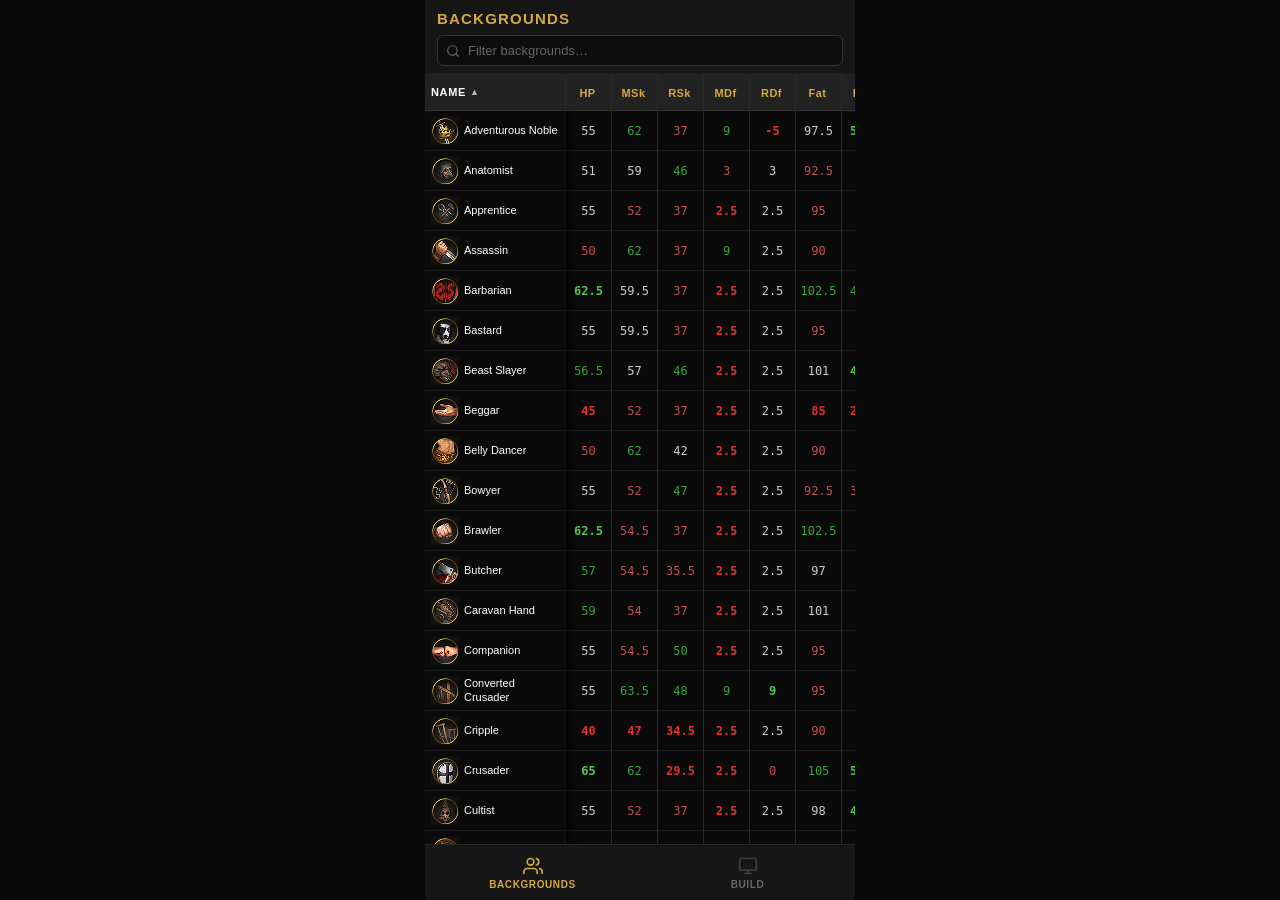
<file: mockups/design2_dense_table.html>
<!DOCTYPE html>
<html lang="en">
<head>
<meta charset="UTF-8">
<meta name="viewport" content="width=device-width, initial-scale=1.0, maximum-scale=1.0, user-scalable=no">
<title>Backgrounds – Battle Brothers Companion</title>
<style>
  *, *::before, *::after { box-sizing: border-box; margin: 0; padding: 0; }

  :root {
    --bg-page:       #0a0a0a;
    --bg-row-even:   #111111;
    --bg-row-odd:    #1a1a1a;
    --bg-header:     #222222;
    --bg-sticky-col: #111111;
    --bg-popup:      #1e1e1e;
    --gold:          #d4a843;
    --gold-dim:      #9a7830;
    --text-name:     #ffffff;
    --text-val:      #cccccc;
    --text-muted:    #666666;
    --border:        #2a2a2a;
    --shadow-sep:    rgba(0,0,0,0.8);
    --green-high:    #3d8c40;
    --green-mid:     #2a6b2d;
    --red-low:       #8c2a2a;
    --red-mid:       #6b1e1e;
    --neutral:       #333;
  }

  html, body {
    height: 100%;
    background: var(--bg-page);
    color: var(--text-val);
    font-family: -apple-system, BlinkMacSystemFont, 'Segoe UI', sans-serif;
    font-size: 13px;
    overscroll-behavior: none;
  }

  #app {
    max-width: 430px;
    width: 100%;
    height: 100dvh;
    margin: 0 auto;
    display: flex;
    flex-direction: column;
    background: var(--bg-page);
    position: relative;
    overflow: hidden;
  }

  /* ── TOP BAR ── */
  #top-bar {
    flex-shrink: 0;
    background: #161616;
    border-bottom: 1px solid var(--border);
    padding: 10px 12px 8px;
  }

  #top-bar h1 {
    font-size: 15px;
    font-weight: 700;
    color: var(--gold);
    letter-spacing: 0.08em;
    text-transform: uppercase;
    margin-bottom: 8px;
  }

  #search-wrap {
    position: relative;
  }

  #search-wrap svg {
    position: absolute;
    left: 9px;
    top: 50%;
    transform: translateY(-50%);
    color: var(--text-muted);
    pointer-events: none;
  }

  #search {
    width: 100%;
    background: #0d0d0d;
    border: 1px solid #333;
    border-radius: 6px;
    color: var(--text-name);
    font-size: 13px;
    padding: 7px 10px 7px 30px;
    outline: none;
    -webkit-appearance: none;
  }
  #search::placeholder { color: var(--text-muted); }
  #search:focus { border-color: var(--gold-dim); }

  /* ── TABLE CONTAINER ── */
  #table-container {
    flex: 1;
    overflow: hidden;
    position: relative;
    display: flex;
    flex-direction: column;
  }

  /* The scroll wrapper sits inside the container */
  #scroll-outer {
    flex: 1;
    overflow-y: auto;
    overflow-x: hidden;
    position: relative;
    -webkit-overflow-scrolling: touch;
  }

  /* Inner layout: sticky left col + scrollable right area */
  #table-layout {
    display: flex;
    min-height: 100%;
  }

  /* ── LEFT (STICKY) COLUMN ── */
  #left-col {
    flex-shrink: 0;
    width: 140px;
    position: sticky;
    left: 0;
    z-index: 10;
    background: var(--bg-page);
  }

  /* Separator shadow on the right edge of sticky col */
  #left-col::after {
    content: '';
    position: absolute;
    top: 0; right: -12px; bottom: 0;
    width: 12px;
    background: linear-gradient(to right, rgba(0,0,0,0.55), transparent);
    pointer-events: none;
  }

  /* ── RIGHT (SCROLLABLE) AREA ── */
  #right-scroll-area {
    flex: 1;
    overflow-x: auto;
    -webkit-overflow-scrolling: touch;
  }

  #right-inner {
    min-width: max-content;
  }

  /* ── HEADER ROW ── */
  .header-row {
    display: flex;
    align-items: center;
    background: var(--bg-header);
    height: 36px;
    position: sticky;
    top: 0;
    z-index: 20;
    border-bottom: 1px solid #333;
  }

  #left-col .header-row {
    z-index: 30;
  }

  .header-left {
    display: flex;
    align-items: center;
    height: 36px;
    padding: 0 6px;
    width: 140px;
    background: var(--bg-header);
    color: var(--gold);
    font-size: 11px;
    font-weight: 700;
    letter-spacing: 0.06em;
    text-transform: uppercase;
    user-select: none;
    cursor: pointer;
    gap: 4px;
    border-bottom: 1px solid #333;
  }

  .header-left:hover { background: #2a2a2a; }

  .col-header {
    display: inline-flex;
    align-items: center;
    justify-content: center;
    width: 46px;
    height: 36px;
    color: var(--gold);
    font-size: 11px;
    font-weight: 700;
    letter-spacing: 0.04em;
    cursor: pointer;
    user-select: none;
    gap: 2px;
    flex-shrink: 0;
    border-left: 1px solid var(--border);
    transition: background 0.1s;
  }
  .col-header:hover { background: #2a2a2a; }
  .col-header.active { color: #fff; background: #282010; }

  .sort-arrow {
    font-size: 9px;
    opacity: 0.7;
    line-height: 1;
  }

  /* ── DATA ROWS ── */
  .data-row-left,
  .data-row-right {
    display: flex;
    align-items: center;
    height: 40px;
    transition: background 0.1s;
  }

  .row-even .data-row-left,
  .row-even .data-row-right { background: var(--bg-row-even); }

  .row-odd .data-row-left,
  .row-odd .data-row-right  { background: var(--bg-row-odd); }

  .data-row-left:active,
  .data-row-right:active,
  .row-wrap.active .data-row-left,
  .row-wrap.active .data-row-right {
    background: #252010 !important;
  }

  .data-row-left {
    width: 140px;
    padding: 0 6px;
    gap: 5px;
    cursor: pointer;
    border-bottom: 1px solid #1c1c1c;
  }

  .data-row-right {
    cursor: pointer;
    border-bottom: 1px solid #1c1c1c;
  }

  .row-icon {
    width: 28px;
    height: 28px;
    flex-shrink: 0;
    object-fit: contain;
    image-rendering: pixelated;
    border-radius: 3px;
    background: #111;
  }

  .row-icon-fallback {
    width: 28px;
    height: 28px;
    flex-shrink: 0;
    border-radius: 3px;
    background: #2a2a2a;
    display: flex;
    align-items: center;
    justify-content: center;
    font-size: 10px;
    color: var(--gold-dim);
    font-weight: 700;
  }

  .row-name {
    color: var(--text-name);
    font-size: 11px;
    font-weight: 500;
    line-height: 1.2;
    overflow: hidden;
    display: -webkit-box;
    -webkit-line-clamp: 2;
    -webkit-box-orient: vertical;
    flex: 1;
  }

  .cell {
    width: 46px;
    height: 40px;
    display: flex;
    align-items: center;
    justify-content: center;
    font-family: 'SF Mono', 'Fira Mono', 'Consolas', 'Monaco', monospace;
    font-size: 12px;
    font-weight: 500;
    flex-shrink: 0;
    border-left: 1px solid var(--border);
    position: relative;
    color: var(--text-val);
    transition: filter 0.1s;
  }

  /* Color tiers for cells */
  .cell.tier-5 { color: #4fc552; font-weight: 700; }
  .cell.tier-4 { color: #3aa33d; }
  .cell.tier-3 { color: #cccccc; }
  .cell.tier-2 { color: #c05050; }
  .cell.tier-1 { color: #e03030; font-weight: 700; }

  /* ── POPUP ── */
  #popup-overlay {
    display: none;
    position: absolute;
    inset: 0;
    z-index: 100;
    background: rgba(0,0,0,0.35);
  }
  #popup-overlay.visible { display: block; }

  #popup {
    position: absolute;
    left: 8px;
    right: 8px;
    background: var(--bg-popup);
    border: 1px solid #383828;
    border-radius: 10px;
    padding: 14px;
    box-shadow: 0 8px 32px rgba(0,0,0,0.7), 0 0 0 1px rgba(212,168,67,0.12);
    max-height: 80vh;
    overflow-y: auto;
  }

  #popup-header {
    display: flex;
    align-items: center;
    gap: 12px;
    margin-bottom: 12px;
    padding-bottom: 10px;
    border-bottom: 1px solid #333;
  }

  #popup-icon {
    width: 60px;
    height: 60px;
    object-fit: contain;
    image-rendering: pixelated;
    border-radius: 6px;
    background: #111;
    flex-shrink: 0;
  }

  #popup-icon-fallback {
    width: 60px;
    height: 60px;
    border-radius: 6px;
    background: #2a2a2a;
    display: flex;
    align-items: center;
    justify-content: center;
    font-size: 20px;
    color: var(--gold-dim);
    font-weight: 700;
    flex-shrink: 0;
  }

  #popup-title-area { flex: 1; min-width: 0; }

  #popup-name {
    font-size: 15px;
    font-weight: 700;
    color: var(--text-name);
    margin-bottom: 4px;
  }

  .popup-meta {
    display: flex;
    gap: 10px;
    flex-wrap: wrap;
  }

  .popup-badge {
    font-size: 11px;
    color: var(--gold);
    background: rgba(212,168,67,0.1);
    border: 1px solid rgba(212,168,67,0.25);
    border-radius: 4px;
    padding: 2px 7px;
    font-family: 'SF Mono', monospace;
  }

  #popup-close {
    position: absolute;
    top: 10px;
    right: 10px;
    width: 28px;
    height: 28px;
    border-radius: 50%;
    background: #333;
    border: none;
    color: #aaa;
    font-size: 16px;
    cursor: pointer;
    display: flex;
    align-items: center;
    justify-content: center;
    line-height: 1;
  }
  #popup-close:hover { background: #444; color: #fff; }

  .attr-grid {
    display: grid;
    grid-template-columns: 1fr 1fr;
    gap: 8px;
  }

  .attr-card {
    background: #111;
    border: 1px solid #2a2a2a;
    border-radius: 7px;
    padding: 9px 10px;
  }

  .attr-label {
    font-size: 10px;
    font-weight: 700;
    color: var(--gold);
    letter-spacing: 0.06em;
    text-transform: uppercase;
    margin-bottom: 6px;
  }

  .attr-rows { display: flex; flex-direction: column; gap: 3px; }

  .attr-row {
    display: flex;
    justify-content: space-between;
    align-items: baseline;
    font-size: 11px;
  }

  .attr-row-key {
    color: var(--text-muted);
    font-size: 10px;
  }

  .attr-row-val {
    font-family: 'SF Mono', 'Consolas', monospace;
    font-size: 12px;
    color: var(--text-val);
    font-weight: 500;
  }

  .attr-row-val.null-val { color: #444; }

  .attr-avg {
    font-size: 15px;
    font-weight: 700;
    color: var(--text-name);
    margin-bottom: 4px;
    font-family: 'SF Mono', monospace;
  }

  /* ── BOTTOM NAV ── */
  #bottom-nav {
    flex-shrink: 0;
    height: 56px;
    background: #161616;
    border-top: 1px solid var(--border);
    display: flex;
    align-items: stretch;
  }

  .nav-tab {
    flex: 1;
    display: flex;
    flex-direction: column;
    align-items: center;
    justify-content: center;
    gap: 3px;
    color: var(--text-muted);
    font-size: 10px;
    letter-spacing: 0.06em;
    text-transform: uppercase;
    cursor: pointer;
    border: none;
    background: transparent;
    font-weight: 600;
    transition: color 0.15s;
    -webkit-tap-highlight-color: transparent;
  }

  .nav-tab svg { opacity: 0.5; transition: opacity 0.15s; }

  .nav-tab.active {
    color: var(--gold);
  }
  .nav-tab.active svg { opacity: 1; }

  .nav-tab:not(.active):hover { color: #aaa; }

  /* ── EMPTY STATE ── */
  #empty-state {
    display: none;
    padding: 40px 20px;
    text-align: center;
    color: var(--text-muted);
    font-size: 13px;
  }
  #empty-state.visible { display: block; }

  /* ── LOADING ── */
  #loading {
    display: flex;
    align-items: center;
    justify-content: center;
    height: 200px;
    color: var(--text-muted);
    font-size: 13px;
    gap: 8px;
  }

  .spinner {
    width: 18px;
    height: 18px;
    border: 2px solid #333;
    border-top-color: var(--gold);
    border-radius: 50%;
    animation: spin 0.7s linear infinite;
  }

  @keyframes spin { to { transform: rotate(360deg); } }

  /* ── SCROLLBAR STYLING ── */
  #right-scroll-area::-webkit-scrollbar { height: 4px; }
  #right-scroll-area::-webkit-scrollbar-track { background: #111; }
  #right-scroll-area::-webkit-scrollbar-thumb { background: #333; border-radius: 2px; }

  #scroll-outer::-webkit-scrollbar { width: 3px; }
  #scroll-outer::-webkit-scrollbar-track { background: transparent; }
  #scroll-outer::-webkit-scrollbar-thumb { background: #2a2a2a; border-radius: 2px; }

  /* row highlight for active popup */
  .row-wrap.popup-open .data-row-left,
  .row-wrap.popup-open .data-row-right {
    background: #1e1908 !important;
  }
</style>
</head>
<body>
<div id="app">

  <!-- TOP BAR -->
  <div id="top-bar">
    <h1>Backgrounds</h1>
    <div id="search-wrap">
      <svg width="14" height="14" viewBox="0 0 24 24" fill="none" stroke="currentColor" stroke-width="2" stroke-linecap="round" stroke-linejoin="round">
        <circle cx="11" cy="11" r="8"/><line x1="21" y1="21" x2="16.65" y2="16.65"/>
      </svg>
      <input type="search" id="search" placeholder="Filter backgrounds…" autocomplete="off" spellcheck="false">
    </div>
  </div>

  <!-- TABLE CONTAINER -->
  <div id="table-container">
    <div id="scroll-outer">
      <div id="loading"><div class="spinner"></div> Loading…</div>
      <div id="table-layout" style="display:none;">

        <!-- LEFT STICKY COLUMN -->
        <div id="left-col">
          <div class="header-row">
            <div class="header-left" id="sort-name">
              Name <span class="sort-arrow" id="arrow-name"></span>
            </div>
          </div>
          <div id="left-body"></div>
        </div>

        <!-- RIGHT SCROLLABLE AREA -->
        <div id="right-scroll-area">
          <div id="right-inner">
            <div class="header-row" id="col-headers">
              <!-- built by JS -->
            </div>
            <div id="right-body"></div>
          </div>
        </div>

      </div>
      <div id="empty-state">No backgrounds match your search.</div>
    </div>

    <!-- POPUP OVERLAY -->
    <div id="popup-overlay">
      <div id="popup">
        <button id="popup-close">×</button>
        <div id="popup-header">
          <div id="popup-icon-wrap"></div>
          <div id="popup-title-area">
            <div id="popup-name"></div>
            <div class="popup-meta" id="popup-meta"></div>
          </div>
        </div>
        <div class="attr-grid" id="popup-attrs"></div>
      </div>
    </div>
  </div>

  <!-- BOTTOM NAV -->
  <nav id="bottom-nav">
    <button class="nav-tab active">
      <svg width="20" height="20" viewBox="0 0 24 24" fill="none" stroke="currentColor" stroke-width="2" stroke-linecap="round" stroke-linejoin="round">
        <path d="M17 21v-2a4 4 0 0 0-4-4H5a4 4 0 0 0-4 4v2"/>
        <circle cx="9" cy="7" r="4"/>
        <path d="M23 21v-2a4 4 0 0 0-3-3.87"/>
        <path d="M16 3.13a4 4 0 0 1 0 7.75"/>
      </svg>
      Backgrounds
    </button>
    <button class="nav-tab">
      <svg width="20" height="20" viewBox="0 0 24 24" fill="none" stroke="currentColor" stroke-width="2" stroke-linecap="round" stroke-linejoin="round">
        <rect x="2" y="3" width="20" height="14" rx="2" ry="2"/>
        <line x1="8" y1="21" x2="16" y2="21"/>
        <line x1="12" y1="17" x2="12" y2="21"/>
      </svg>
      Build
    </button>
  </nav>

</div>

<script>
(function () {
  'use strict';

  const COLS = [
    { key: 'hitpoints',     abbr: 'HP'  },
    { key: 'meleeSkill',    abbr: 'MSk' },
    { key: 'rangedSkill',   abbr: 'RSk' },
    { key: 'meleeDefense',  abbr: 'MDf' },
    { key: 'rangedDefense', abbr: 'RDf' },
    { key: 'fatigue',       abbr: 'Fat' },
    { key: 'resolve',       abbr: 'Res' },
    { key: 'initiative',    abbr: 'Ini' },
  ];

  const ATTR_LABELS = {
    hitpoints:     'Hit Points',
    meleeSkill:    'Melee Skill',
    rangedSkill:   'Ranged Skill',
    meleeDefense:  'Melee Defense',
    rangedDefense: 'Ranged Defense',
    fatigue:       'Fatigue',
    resolve:       'Resolve',
    initiative:    'Initiative',
  };

  let allBackgrounds = [];
  let filtered       = [];
  let sortKey        = 'name'; // 'name' | attribute key
  let sortDir        = 1;      // 1 = asc, -1 = desc
  let colRanges      = {};     // { key: { min, max } }
  let openRowId      = null;

  // ── DOM refs
  const $loading      = document.getElementById('loading');
  const $tableLayout  = document.getElementById('table-layout');
  const $leftBody     = document.getElementById('left-body');
  const $rightBody    = document.getElementById('right-body');
  const $colHeaders   = document.getElementById('col-headers');
  const $search       = document.getElementById('search');
  const $emptyState   = document.getElementById('empty-state');
  const $overlay      = document.getElementById('popup-overlay');
  const $popup        = document.getElementById('popup');
  const $popupClose   = document.getElementById('popup-close');
  const $popupIconW   = document.getElementById('popup-icon-wrap');
  const $popupName    = document.getElementById('popup-name');
  const $popupMeta    = document.getElementById('popup-meta');
  const $popupAttrs   = document.getElementById('popup-attrs');
  const $sortName     = document.getElementById('sort-name');
  const $arrowName    = document.getElementById('arrow-name');
  const $scrollOuter  = document.getElementById('scroll-outer');
  const $rightScroll  = document.getElementById('right-scroll-area');

  // ── Load embedded data
  const EMBEDDED_DATA = {"meta":{"source":"https://battlebrothers.fandom.com/wiki/Character_Backgrounds","scrapedAt":"2026-03-13T19:02:55.779713+00:00","totalBackgrounds":67},"backgrounds":[{"id":"adventurous_noble","name":"Adventurous Noble","startingLevel":{"min":1,"max":3},"baseWage":25,"attributes":{"hitpoints":{"range":{"min":50,"max":60},"average":55,"levelUp":{"min":null,"max":null}},"meleeSkill":{"range":{"min":57,"max":67},"average":62,"levelUp":{"min":10,"max":10}},"rangedSkill":{"range":{"min":32,"max":42},"average":37,"levelUp":{"min":null,"max":null}},"meleeDefense":{"range":{"min":5,"max":13},"average":9,"levelUp":{"min":5,"max":8}},"rangedDefense":{"range":{"min":-10,"max":0},"average":-5,"levelUp":{"min":-10,"max":-5}},"fatigue":{"range":{"min":90,"max":105},"average":97.5,"levelUp":{"min":null,"max":5}},"resolve":{"range":{"min":45,"max":60},"average":52.5,"levelUp":{"min":15,"max":20}},"initiative":{"range":{"min":100,"max":110},"average":105,"levelUp":{"min":null,"max":null}}},"icon":"icons/Background_06.png"},{"id":"anatomist","name":"Anatomist","startingLevel":{"min":1,"max":1},"baseWage":12,"attributes":{"hitpoints":{"range":{"min":46,"max":56},"average":51,"levelUp":{"min":-4,"max":-4}},"meleeSkill":{"range":{"min":54,"max":64},"average":59,"levelUp":{"min":7,"max":7}},"rangedSkill":{"range":{"min":41,"max":51},"average":46,"levelUp":{"min":9,"max":9}},"meleeDefense":{"range":{"min":1,"max":5},"average":3,"levelUp":{"min":1,"max":null}},"rangedDefense":{"range":{"min":1,"max":5},"average":3,"levelUp":{"min":1,"max":null}},"fatigue":{"range":{"min":90,"max":95},"average":92.5,"levelUp":{"min":null,"max":-5}},"resolve":{"range":{"min":40,"max":50},"average":45,"levelUp":{"min":10,"max":10}},"initiative":{"range":{"min":100,"max":110},"average":105,"levelUp":{"min":null,"max":null}}},"icon":"icons/Background 70.png"},{"id":"apprentice","name":"Apprentice","startingLevel":{"min":1,"max":1},"baseWage":8,"attributes":{"hitpoints":{"range":{"min":50,"max":60},"average":55,"levelUp":{"min":null,"max":null}},"meleeSkill":{"range":{"min":47,"max":57},"average":52,"levelUp":{"min":null,"max":null}},"rangedSkill":{"range":{"min":32,"max":42},"average":37,"levelUp":{"min":null,"max":null}},"meleeDefense":{"range":{"min":0,"max":5},"average":2.5,"levelUp":{"min":null,"max":null}},"rangedDefense":{"range":{"min":0,"max":5},"average":2.5,"levelUp":{"min":null,"max":null}},"fatigue":{"range":{"min":90,"max":100},"average":95,"levelUp":{"min":null,"max":null}},"resolve":{"range":{"min":30,"max":40},"average":35,"levelUp":{"min":null,"max":null}},"initiative":{"range":{"min":100,"max":110},"average":105,"levelUp":{"min":null,"max":null}}},"icon":"icons/Background_40.png"},{"id":"assassin","name":"Assassin","startingLevel":{"min":4,"max":4},"baseWage":25,"attributes":{"hitpoints":{"range":{"min":45,"max":55},"average":50,"levelUp":{"min":-5,"max":-5}},"meleeSkill":{"range":{"min":57,"max":67},"average":62,"levelUp":{"min":10,"max":10}},"rangedSkill":{"range":{"min":32,"max":42},"average":37,"levelUp":{"min":null,"max":null}},"meleeDefense":{"range":{"min":5,"max":13},"average":9,"levelUp":{"min":5,"max":8}},"rangedDefense":{"range":{"min":0,"max":5},"average":2.5,"levelUp":{"min":null,"max":null}},"fatigue":{"range":{"min":85,"max":95},"average":90,"levelUp":{"min":-5,"max":-5}},"resolve":{"range":{"min":40,"max":50},"average":45,"levelUp":{"min":10,"max":10}},"initiative":{"range":{"min":120,"max":125},"average":122.5,"levelUp":{"min":20,"max":15}}},"icon":"icons/Background_53.png"},{"id":"barbarian","name":"Barbarian","startingLevel":{"min":2,"max":4},"baseWage":20,"attributes":{"hitpoints":{"range":{"min":60,"max":65},"average":62.5,"levelUp":{"min":10,"max":5}},"meleeSkill":{"range":{"min":57,"max":62},"average":59.5,"levelUp":{"min":10,"max":5}},"rangedSkill":{"range":{"min":32,"max":42},"average":37,"levelUp":{"min":null,"max":null}},"meleeDefense":{"range":{"min":0,"max":5},"average":2.5,"levelUp":{"min":null,"max":null}},"rangedDefense":{"range":{"min":0,"max":5},"average":2.5,"levelUp":{"min":null,"max":null}},"fatigue":{"range":{"min":100,"max":105},"average":102.5,"levelUp":{"min":10,"max":5}},"resolve":{"range":{"min":40,"max":45},"average":42.5,"levelUp":{"min":10,"max":5}},"initiative":{"range":{"min":105,"max":120},"average":112.5,"levelUp":{"min":5,"max":10}}},"icon":"icons/Barbarian.png"},{"id":"bastard","name":"Bastard","startingLevel":{"min":1,"max":3},"baseWage":14,"attributes":{"hitpoints":{"range":{"min":50,"max":60},"average":55,"levelUp":{"min":null,"max":null}},"meleeSkill":{"range":{"min":52,"max":67},"average":59.5,"levelUp":{"min":5,"max":10}},"rangedSkill":{"range":{"min":32,"max":42},"average":37,"levelUp":{"min":null,"max":null}},"meleeDefense":{"range":{"min":-5,"max":10},"average":2.5,"levelUp":{"min":-5,"max":5}},"rangedDefense":{"range":{"min":0,"max":5},"average":2.5,"levelUp":{"min":null,"max":null}},"fatigue":{"range":{"min":90,"max":100},"average":95,"levelUp":{"min":null,"max":null}},"resolve":{"range":{"min":25,"max":35},"average":30,"levelUp":{"min":-5,"max":-5}},"initiative":{"range":{"min":100,"max":110},"average":105,"levelUp":{"min":null,"max":null}}},"icon":"icons/Bastard.png"},{"id":"beast_slayer","name":"Beast Slayer","startingLevel":{"min":2,"max":3},"baseWage":15,"attributes":{"hitpoints":{"range":{"min":50,"max":63},"average":56.5,"levelUp":{"min":null,"max":3}},"meleeSkill":{"range":{"min":52,"max":62},"average":57,"levelUp":{"min":5,"max":5}},"rangedSkill":{"range":{"min":43,"max":49},"average":46,"levelUp":{"min":11,"max":7}},"meleeDefense":{"range":{"min":0,"max":5},"average":2.5,"levelUp":{"min":null,"max":null}},"rangedDefense":{"range":{"min":0,"max":5},"average":2.5,"levelUp":{"min":null,"max":null}},"fatigue":{"range":{"min":95,"max":107},"average":101,"levelUp":{"min":5,"max":7}},"resolve":{"range":{"min":43,"max":50},"average":46.5,"levelUp":{"min":13,"max":10}},"initiative":{"range":{"min":107,"max":115},"average":111,"levelUp":{"min":7,"max":5}}},"icon":"icons/Background_57.png"},{"id":"beggar","name":"Beggar","startingLevel":{"min":1,"max":1},"baseWage":3,"attributes":{"hitpoints":{"range":{"min":40,"max":50},"average":45,"levelUp":{"min":-10,"max":-10}},"meleeSkill":{"range":{"min":47,"max":57},"average":52,"levelUp":{"min":null,"max":null}},"rangedSkill":{"range":{"min":32,"max":42},"average":37,"levelUp":{"min":null,"max":null}},"meleeDefense":{"range":{"min":0,"max":5},"average":2.5,"levelUp":{"min":null,"max":null}},"rangedDefense":{"range":{"min":0,"max":5},"average":2.5,"levelUp":{"min":null,"max":null}},"fatigue":{"range":{"min":80,"max":90},"average":85,"levelUp":{"min":-10,"max":-10}},"resolve":{"range":{"min":20,"max":35},"average":27.5,"levelUp":{"min":-10,"max":-5}},"initiative":{"range":{"min":100,"max":110},"average":105,"levelUp":{"min":null,"max":null}}},"icon":"icons/Beggar.png"},{"id":"belly_dancer","name":"Belly Dancer","startingLevel":{"min":1,"max":1},"baseWage":20,"attributes":{"hitpoints":{"range":{"min":45,"max":55},"average":50,"levelUp":{"min":-5,"max":-5}},"meleeSkill":{"range":{"min":57,"max":67},"average":62,"levelUp":{"min":10,"max":10}},"rangedSkill":{"range":{"min":37,"max":47},"average":42,"levelUp":{"min":5,"max":5}},"meleeDefense":{"range":{"min":0,"max":5},"average":2.5,"levelUp":{"min":null,"max":null}},"rangedDefense":{"range":{"min":0,"max":5},"average":2.5,"levelUp":{"min":null,"max":null}},"fatigue":{"range":{"min":85,"max":95},"average":90,"levelUp":{"min":-5,"max":-5}},"resolve":{"range":{"min":25,"max":35},"average":30,"levelUp":{"min":-5,"max":-5}},"initiative":{"range":{"min":110,"max":120},"average":115,"levelUp":{"min":10,"max":10}}},"icon":"icons/Background_64.png"},{"id":"bowyer","name":"Bowyer","startingLevel":{"min":1,"max":1},"baseWage":8,"attributes":{"hitpoints":{"range":{"min":50,"max":60},"average":55,"levelUp":{"min":null,"max":null}},"meleeSkill":{"range":{"min":47,"max":57},"average":52,"levelUp":{"min":null,"max":null}},"rangedSkill":{"range":{"min":42,"max":52},"average":47,"levelUp":{"min":10,"max":10}},"meleeDefense":{"range":{"min":0,"max":5},"average":2.5,"levelUp":{"min":null,"max":null}},"rangedDefense":{"range":{"min":0,"max":5},"average":2.5,"levelUp":{"min":null,"max":null}},"fatigue":{"range":{"min":85,"max":100},"average":92.5,"levelUp":{"min":-5,"max":null}},"resolve":{"range":{"min":25,"max":40},"average":32.5,"levelUp":{"min":-5,"max":null}},"initiative":{"range":{"min":100,"max":110},"average":105,"levelUp":{"min":null,"max":null}}},"icon":"icons/Bowyer.png"},{"id":"brawler","name":"Brawler","startingLevel":{"min":1,"max":1},"baseWage":13,"attributes":{"hitpoints":{"range":{"min":55,"max":70},"average":62.5,"levelUp":{"min":5,"max":10}},"meleeSkill":{"range":{"min":52,"max":57},"average":54.5,"levelUp":{"min":5,"max":null}},"rangedSkill":{"range":{"min":32,"max":42},"average":37,"levelUp":{"min":null,"max":null}},"meleeDefense":{"range":{"min":0,"max":5},"average":2.5,"levelUp":{"min":null,"max":null}},"rangedDefense":{"range":{"min":0,"max":5},"average":2.5,"levelUp":{"min":null,"max":null}},"fatigue":{"range":{"min":100,"max":105},"average":102.5,"levelUp":{"min":10,"max":5}},"resolve":{"range":{"min":37,"max":45},"average":41,"levelUp":{"min":7,"max":5}},"initiative":{"range":{"min":105,"max":110},"average":107.5,"levelUp":{"min":5,"max":null}}},"icon":"icons/Brawler.png"},{"id":"butcher","name":"Butcher","startingLevel":{"min":1,"max":1},"baseWage":7,"attributes":{"hitpoints":{"range":{"min":50,"max":64},"average":57,"levelUp":{"min":null,"max":4}},"meleeSkill":{"range":{"min":50,"max":59},"average":54.5,"levelUp":{"min":3,"max":2}},"rangedSkill":{"range":{"min":29,"max":42},"average":35.5,"levelUp":{"min":-3,"max":null}},"meleeDefense":{"range":{"min":0,"max":5},"average":2.5,"levelUp":{"min":null,"max":null}},"rangedDefense":{"range":{"min":0,"max":5},"average":2.5,"levelUp":{"min":null,"max":null}},"fatigue":{"range":{"min":90,"max":104},"average":97,"levelUp":{"min":null,"max":4}},"resolve":{"range":{"min":37,"max":45},"average":41,"levelUp":{"min":7,"max":5}},"initiative":{"range":{"min":100,"max":110},"average":105,"levelUp":{"min":null,"max":null}}},"icon":"icons/Butcher_02.png"},{"id":"caravan_hand","name":"Caravan Hand","startingLevel":{"min":1,"max":1},"baseWage":8,"attributes":{"hitpoints":{"range":{"min":53,"max":65},"average":59,"levelUp":{"min":3,"max":5}},"meleeSkill":{"range":{"min":51,"max":57},"average":54,"levelUp":{"min":4,"max":null}},"rangedSkill":{"range":{"min":32,"max":42},"average":37,"levelUp":{"min":null,"max":null}},"meleeDefense":{"range":{"min":0,"max":5},"average":2.5,"levelUp":{"min":null,"max":null}},"rangedDefense":{"range":{"min":0,"max":5},"average":2.5,"levelUp":{"min":null,"max":null}},"fatigue":{"range":{"min":95,"max":107},"average":101,"levelUp":{"min":5,"max":7}},"resolve":{"range":{"min":33,"max":43},"average":38,"levelUp":{"min":3,"max":3}},"initiative":{"range":{"min":100,"max":110},"average":105,"levelUp":{"min":null,"max":null}}},"icon":"icons/Caravan_hand.png"},{"id":"companion","name":"Companion","startingLevel":{"min":1,"max":1},"baseWage":14,"attributes":{"hitpoints":{"range":{"min":50,"max":60},"average":55,"levelUp":{"min":null,"max":null}},"meleeSkill":{"range":{"min":52,"max":57},"average":54.5,"levelUp":{"min":5,"max":null}},"rangedSkill":{"range":{"min":48,"max":52},"average":50,"levelUp":{"min":16,"max":10}},"meleeDefense":{"range":{"min":0,"max":5},"average":2.5,"levelUp":{"min":null,"max":null}},"rangedDefense":{"range":{"min":0,"max":5},"average":2.5,"levelUp":{"min":null,"max":null}},"fatigue":{"range":{"min":90,"max":100},"average":95,"levelUp":{"min":null,"max":null}},"resolve":{"range":{"min":35,"max":45},"average":40,"levelUp":{"min":5,"max":5}},"initiative":{"range":{"min":105,"max":115},"average":110,"levelUp":{"min":5,"max":5}}},"icon":"icons/MediaWikiCompanionWelcome.png"},{"id":"converted_crusader","name":"Converted Crusader","startingLevel":{"min":2,"max":4},"baseWage":30,"attributes":{"hitpoints":{"range":{"min":50,"max":60},"average":55,"levelUp":{"min":null,"max":null}},"meleeSkill":{"range":{"min":60,"max":67},"average":63.5,"levelUp":{"min":13,"max":10}},"rangedSkill":{"range":{"min":44,"max":52},"average":48,"levelUp":{"min":12,"max":10}},"meleeDefense":{"range":{"min":5,"max":13},"average":9,"levelUp":{"min":5,"max":8}},"rangedDefense":{"range":{"min":5,"max":13},"average":9,"levelUp":{"min":5,"max":8}},"fatigue":{"range":{"min":90,"max":100},"average":95,"levelUp":{"min":null,"max":null}},"resolve":{"range":{"min":35,"max":45},"average":40,"levelUp":{"min":5,"max":5}},"initiative":{"range":{"min":100,"max":110},"average":105,"levelUp":{"min":null,"max":null}}},"icon":"icons/Background_65.png"},{"id":"cripple","name":"Cripple","startingLevel":{"min":1,"max":1},"baseWage":3,"attributes":{"hitpoints":{"range":{"min":30,"max":50},"average":40,"levelUp":{"min":-20,"max":-10}},"meleeSkill":{"range":{"min":42,"max":52},"average":47,"levelUp":{"min":-5,"max":-5}},"rangedSkill":{"range":{"min":27,"max":42},"average":34.5,"levelUp":{"min":-5,"max":null}},"meleeDefense":{"range":{"min":0,"max":5},"average":2.5,"levelUp":{"min":null,"max":null}},"rangedDefense":{"range":{"min":0,"max":5},"average":2.5,"levelUp":{"min":null,"max":null}},"fatigue":{"range":{"min":80,"max":100},"average":90,"levelUp":{"min":-10,"max":null}},"resolve":{"range":{"min":30,"max":40},"average":35,"levelUp":{"min":null,"max":null}},"initiative":{"range":{"min":75,"max":100},"average":87.5,"levelUp":{"min":-25,"max":-10}}},"icon":"icons/Cripple2.png"},{"id":"crusader","name":"Crusader","startingLevel":{"min":9,"max":9},"baseWage":25,"attributes":{"hitpoints":{"range":{"min":60,"max":70},"average":65,"levelUp":{"min":10,"max":10}},"meleeSkill":{"range":{"min":57,"max":67},"average":62,"levelUp":{"min":10,"max":10}},"rangedSkill":{"range":{"min":22,"max":37},"average":29.5,"levelUp":{"min":-10,"max":-5}},"meleeDefense":{"range":{"min":0,"max":5},"average":2.5,"levelUp":{"min":null,"max":null}},"rangedDefense":{"range":{"min":-5,"max":5},"average":0,"levelUp":{"min":-5,"max":null}},"fatigue":{"range":{"min":100,"max":110},"average":105,"levelUp":{"min":10,"max":10}},"resolve":{"range":{"min":45,"max":60},"average":52.5,"levelUp":{"min":15,"max":20}},"initiative":{"range":{"min":100,"max":110},"average":105,"levelUp":{"min":null,"max":null}}},"icon":"icons/Background_54.png"},{"id":"cultist","name":"Cultist","startingLevel":{"min":1,"max":1},"baseWage":6,"attributes":{"hitpoints":{"range":{"min":45,"max":65},"average":55,"levelUp":{"min":-5,"max":5}},"meleeSkill":{"range":{"min":47,"max":57},"average":52,"levelUp":{"min":null,"max":null}},"rangedSkill":{"range":{"min":32,"max":42},"average":37,"levelUp":{"min":null,"max":null}},"meleeDefense":{"range":{"min":0,"max":5},"average":2.5,"levelUp":{"min":null,"max":null}},"rangedDefense":{"range":{"min":0,"max":5},"average":2.5,"levelUp":{"min":null,"max":null}},"fatigue":{"range":{"min":93,"max":103},"average":98,"levelUp":{"min":3,"max":3}},"resolve":{"range":{"min":45,"max":50},"average":47.5,"levelUp":{"min":15,"max":10}},"initiative":{"range":{"min":100,"max":110},"average":105,"levelUp":{"min":null,"max":null}}},"icon":"icons/Cultist.png"},{"id":"daytaler","name":"Daytaler","startingLevel":{"min":1,"max":1},"baseWage":6,"attributes":{"hitpoints":{"range":{"min":50,"max":60},"average":55,"levelUp":{"min":null,"max":null}},"meleeSkill":{"range":{"min":47,"max":57},"average":52,"levelUp":{"min":null,"max":null}},"rangedSkill":{"range":{"min":32,"max":42},"average":37,"levelUp":{"min":null,"max":null}},"meleeDefense":{"range":{"min":0,"max":5},"average":2.5,"levelUp":{"min":null,"max":null}},"rangedDefense":{"range":{"min":0,"max":5},"average":2.5,"levelUp":{"min":null,"max":null}},"fatigue":{"range":{"min":90,"max":103},"average":96.5,"levelUp":{"min":null,"max":3}},"resolve":{"range":{"min":30,"max":40},"average":35,"levelUp":{"min":null,"max":null}},"initiative":{"range":{"min":100,"max":110},"average":105,"levelUp":{"min":null,"max":null}}},"icon":"icons/Daytaler.png"},{"id":"deserter","name":"Deserter","startingLevel":{"min":1,"max":2},"baseWage":11,"attributes":{"hitpoints":{"range":{"min":50,"max":60},"average":55,"levelUp":{"min":null,"max":null}},"meleeSkill":{"range":{"min":52,"max":62},"average":57,"levelUp":{"min":5,"max":5}},"rangedSkill":{"range":{"min":39,"max":42},"average":40.5,"levelUp":{"min":7,"max":null}},"meleeDefense":{"range":{"min":3,"max":10},"average":6.5,"levelUp":{"min":3,"max":5}},"rangedDefense":{"range":{"min":3,"max":10},"average":6.5,"levelUp":{"min":3,"max":5}},"fatigue":{"range":{"min":90,"max":100},"average":95,"levelUp":{"min":null,"max":null}},"resolve":{"range":{"min":15,"max":30},"average":22.5,"levelUp":{"min":-15,"max":-10}},"initiative":{"range":{"min":100,"max":110},"average":105,"levelUp":{"min":null,"max":null}}},"icon":"icons/Deserter.png"},{"id":"disowned_noble","name":"Disowned Noble","startingLevel":{"min":1,"max":3},"baseWage":18,"attributes":{"hitpoints":{"range":{"min":50,"max":60},"average":55,"levelUp":{"min":null,"max":null}},"meleeSkill":{"range":{"min":55,"max":67},"average":61,"levelUp":{"min":8,"max":10}},"rangedSkill":{"range":{"min":35,"max":48},"average":41.5,"levelUp":{"min":3,"max":6}},"meleeDefense":{"range":{"min":2,"max":12},"average":8,"levelUp":{"min":2,"max":7}},"rangedDefense":{"range":{"min":3,"max":10},"average":6.5,"levelUp":{"min":3,"max":5}},"fatigue":{"range":{"min":80,"max":95},"average":87.5,"levelUp":{"min":-10,"max":-5}},"resolve":{"range":{"min":35,"max":53},"average":44,"levelUp":{"min":5,"max":13}},"initiative":{"range":{"min":106,"max":120},"average":113,"levelUp":{"min":6,"max":10}}},"icon":"icons/Disowned_noble.png"},{"id":"eunuch","name":"Eunuch","startingLevel":{"min":1,"max":1},"baseWage":6,"attributes":{"hitpoints":{"range":{"min":50,"max":60},"average":55,"levelUp":{"min":null,"max":null}},"meleeSkill":{"range":{"min":47,"max":57},"average":52,"levelUp":{"min":null,"max":null}},"rangedSkill":{"range":{"min":32,"max":42},"average":37,"levelUp":{"min":null,"max":null}},"meleeDefense":{"range":{"min":0,"max":5},"average":2.5,"levelUp":{"min":null,"max":null}},"rangedDefense":{"range":{"min":0,"max":5},"average":2.5,"levelUp":{"min":null,"max":null}},"fatigue":{"range":{"min":90,"max":100},"average":95,"levelUp":{"min":null,"max":null}},"resolve":{"range":{"min":25,"max":35},"average":30,"levelUp":{"min":-5,"max":-5}},"initiative":{"range":{"min":95,"max":105},"average":100,"levelUp":{"min":-5,"max":-5}}},"icon":"icons/Eunuch.png"},{"id":"farmhand","name":"Farmhand","startingLevel":{"min":1,"max":1},"baseWage":10,"attributes":{"hitpoints":{"range":{"min":62,"max":70},"average":66,"levelUp":{"min":12,"max":10}},"meleeSkill":{"range":{"min":47,"max":57},"average":52,"levelUp":{"min":null,"max":null}},"rangedSkill":{"range":{"min":32,"max":42},"average":37,"levelUp":{"min":null,"max":null}},"meleeDefense":{"range":{"min":0,"max":5},"average":2.5,"levelUp":{"min":null,"max":null}},"rangedDefense":{"range":{"min":0,"max":5},"average":2.5,"levelUp":{"min":null,"max":null}},"fatigue":{"range":{"min":100,"max":120},"average":110,"levelUp":{"min":10,"max":20}},"resolve":{"range":{"min":28,"max":37},"average":32.5,"levelUp":{"min":-2,"max":-3}},"initiative":{"range":{"min":100,"max":110},"average":105,"levelUp":{"min":null,"max":null}}},"icon":"icons/Farmhand.png"},{"id":"fisherman","name":"Fisherman","startingLevel":{"min":1,"max":1},"baseWage":7,"attributes":{"hitpoints":{"range":{"min":55,"max":60},"average":57.5,"levelUp":{"min":5,"max":null}},"meleeSkill":{"range":{"min":47,"max":57},"average":52,"levelUp":{"min":null,"max":null}},"rangedSkill":{"range":{"min":32,"max":42},"average":37,"levelUp":{"min":null,"max":null}},"meleeDefense":{"range":{"min":0,"max":5},"average":2.5,"levelUp":{"min":null,"max":null}},"rangedDefense":{"range":{"min":0,"max":5},"average":2.5,"levelUp":{"min":null,"max":null}},"fatigue":{"range":{"min":95,"max":105},"average":100,"levelUp":{"min":5,"max":5}},"resolve":{"range":{"min":35,"max":40},"average":37.5,"levelUp":{"min":5,"max":null}},"initiative":{"range":{"min":100,"max":115},"average":107.5,"levelUp":{"min":null,"max":5}}},"icon":"icons/Fisherman.png"},{"id":"flagellant","name":"Flagellant","startingLevel":{"min":1,"max":1},"baseWage":6,"attributes":{"hitpoints":{"range":{"min":50,"max":60},"average":55,"levelUp":{"min":null,"max":null}},"meleeSkill":{"range":{"min":42,"max":52},"average":47,"levelUp":{"min":-5,"max":-5}},"rangedSkill":{"range":{"min":32,"max":42},"average":37,"levelUp":{"min":null,"max":null}},"meleeDefense":{"range":{"min":0,"max":5},"average":2.5,"levelUp":{"min":null,"max":null}},"rangedDefense":{"range":{"min":0,"max":5},"average":2.5,"levelUp":{"min":null,"max":null}},"fatigue":{"range":{"min":80,"max":100},"average":90,"levelUp":{"min":-10,"max":null}},"resolve":{"range":{"min":41,"max":51},"average":46,"levelUp":{"min":11,"max":11}},"initiative":{"range":{"min":100,"max":110},"average":105,"levelUp":{"min":null,"max":null}}},"icon":"icons/Flagellant.png"},{"id":"gambler","name":"Gambler","startingLevel":{"min":1,"max":1},"baseWage":6,"attributes":{"hitpoints":{"range":{"min":48,"max":58},"average":53,"levelUp":{"min":-2,"max":-2}},"meleeSkill":{"range":{"min":47,"max":57},"average":52,"levelUp":{"min":null,"max":null}},"rangedSkill":{"range":{"min":32,"max":42},"average":37,"levelUp":{"min":null,"max":null}},"meleeDefense":{"range":{"min":0,"max":7},"average":3.5,"levelUp":{"min":null,"max":2}},"rangedDefense":{"range":{"min":2,"max":13},"average":7.5,"levelUp":{"min":2,"max":8}},"fatigue":{"range":{"min":84,"max":95},"average":89.5,"levelUp":{"min":-6,"max":-5}},"resolve":{"range":{"min":42,"max":52},"average":47,"levelUp":{"min":12,"max":12}},"initiative":{"range":{"min":112,"max":120},"average":116,"levelUp":{"min":12,"max":10}}},"icon":"icons/Gambler.png"},{"id":"gladiator","name":"Gladiator","startingLevel":{"min":2,"max":4},"baseWage":35,"attributes":{"hitpoints":{"range":{"min":50,"max":60},"average":55,"levelUp":{"min":null,"max":null}},"meleeSkill":{"range":{"min":60,"max":67},"average":63.5,"levelUp":{"min":13,"max":10}},"rangedSkill":{"range":{"min":40,"max":48},"average":44,"levelUp":{"min":8,"max":6}},"meleeDefense":{"range":{"min":5,"max":13},"average":9,"levelUp":{"min":5,"max":8}},"rangedDefense":{"range":{"min":5,"max":13},"average":9,"levelUp":{"min":5,"max":8}},"fatigue":{"range":{"min":90,"max":100},"average":95,"levelUp":{"min":null,"max":null}},"resolve":{"range":{"min":35,"max":45},"average":40,"levelUp":{"min":5,"max":5}},"initiative":{"range":{"min":100,"max":110},"average":105,"levelUp":{"min":null,"max":null}}},"icon":"icons/Background_61.png"},{"id":"gravedigger","name":"Gravedigger","startingLevel":{"min":1,"max":1},"baseWage":5,"attributes":{"hitpoints":{"range":{"min":50,"max":64},"average":57,"levelUp":{"min":null,"max":4}},"meleeSkill":{"range":{"min":47,"max":57},"average":52,"levelUp":{"min":null,"max":null}},"rangedSkill":{"range":{"min":32,"max":42},"average":37,"levelUp":{"min":null,"max":null}},"meleeDefense":{"range":{"min":0,"max":5},"average":2.5,"levelUp":{"min":null,"max":null}},"rangedDefense":{"range":{"min":0,"max":5},"average":2.5,"levelUp":{"min":null,"max":null}},"fatigue":{"range":{"min":95,"max":107},"average":101,"levelUp":{"min":5,"max":7}},"resolve":{"range":{"min":37,"max":45},"average":41,"levelUp":{"min":7,"max":5}},"initiative":{"range":{"min":95,"max":110},"average":102.5,"levelUp":{"min":-5,"max":null}}},"icon":"icons/Gravedigger.png"},{"id":"graverobber","name":"Graverobber","startingLevel":{"min":1,"max":1},"baseWage":6,"attributes":{"hitpoints":{"range":{"min":50,"max":60},"average":55,"levelUp":{"min":null,"max":null}},"meleeSkill":{"range":{"min":50,"max":57},"average":53.5,"levelUp":{"min":3,"max":null}},"rangedSkill":{"range":{"min":32,"max":42},"average":37,"levelUp":{"min":null,"max":null}},"meleeDefense":{"range":{"min":0,"max":6},"average":3,"levelUp":{"min":null,"max":1}},"rangedDefense":{"range":{"min":0,"max":6},"average":3,"levelUp":{"min":null,"max":1}},"fatigue":{"range":{"min":95,"max":105},"average":100,"levelUp":{"min":5,"max":5}},"resolve":{"range":{"min":38,"max":45},"average":41.5,"levelUp":{"min":8,"max":5}},"initiative":{"range":{"min":100,"max":114},"average":107,"levelUp":{"min":null,"max":4}}},"icon":"icons/Background_25.png"},{"id":"hedge_knight","name":"Hedge Knight","startingLevel":{"min":2,"max":5},"baseWage":35,"attributes":{"hitpoints":{"range":{"min":62,"max":73},"average":67.5,"levelUp":{"min":12,"max":13}},"meleeSkill":{"range":{"min":58,"max":67},"average":62.5,"levelUp":{"min":11,"max":10}},"rangedSkill":{"range":{"min":32,"max":42},"average":37,"levelUp":{"min":null,"max":null}},"meleeDefense":{"range":{"min":6,"max":10},"average":8,"levelUp":{"min":6,"max":5}},"rangedDefense":{"range":{"min":0,"max":5},"average":2.5,"levelUp":{"min":null,"max":null}},"fatigue":{"range":{"min":105,"max":110},"average":107.5,"levelUp":{"min":15,"max":10}},"resolve":{"range":{"min":39,"max":44},"average":41.5,"levelUp":{"min":9,"max":4}},"initiative":{"range":{"min":86,"max":103},"average":94.5,"levelUp":{"min":-14,"max":-7}}},"icon":"icons/Background_33.png"},{"id":"historian","name":"Historian","startingLevel":{"min":1,"max":1},"baseWage":8,"attributes":{"hitpoints":{"range":{"min":48,"max":55},"average":51.5,"levelUp":{"min":-2,"max":-5}},"meleeSkill":{"range":{"min":42,"max":52},"average":47,"levelUp":{"min":-5,"max":-5}},"rangedSkill":{"range":{"min":29,"max":40},"average":34.5,"levelUp":{"min":-3,"max":-2}},"meleeDefense":{"range":{"min":0,"max":5},"average":2.5,"levelUp":{"min":null,"max":null}},"rangedDefense":{"range":{"min":0,"max":5},"average":2.5,"levelUp":{"min":null,"max":null}},"fatigue":{"range":{"min":85,"max":95},"average":90,"levelUp":{"min":-5,"max":-5}},"resolve":{"range":{"min":30,"max":40},"average":35,"levelUp":{"min":null,"max":null}},"initiative":{"range":{"min":100,"max":110},"average":105,"levelUp":{"min":null,"max":null}}},"icon":"icons/Historian.png"},{"id":"houndmaster","name":"Houndmaster","startingLevel":{"min":1,"max":1},"baseWage":7,"attributes":{"hitpoints":{"range":{"min":55,"max":60},"average":57.5,"levelUp":{"min":5,"max":null}},"meleeSkill":{"range":{"min":47,"max":57},"average":52,"levelUp":{"min":null,"max":null}},"rangedSkill":{"range":{"min":32,"max":42},"average":37,"levelUp":{"min":null,"max":null}},"meleeDefense":{"range":{"min":3,"max":8},"average":5.5,"levelUp":{"min":3,"max":3}},"rangedDefense":{"range":{"min":0,"max":5},"average":2.5,"levelUp":{"min":null,"max":null}},"fatigue":{"range":{"min":95,"max":100},"average":97.5,"levelUp":{"min":5,"max":null}},"resolve":{"range":{"min":35,"max":45},"average":40,"levelUp":{"min":5,"max":5}},"initiative":{"range":{"min":105,"max":110},"average":107.5,"levelUp":{"min":5,"max":null}}},"icon":"icons/Houndmaster.png"},{"id":"hunter","name":"Hunter","startingLevel":{"min":1,"max":2},"baseWage":20,"attributes":{"hitpoints":{"range":{"min":50,"max":60},"average":55,"levelUp":{"min":null,"max":null}},"meleeSkill":{"range":{"min":47,"max":57},"average":52,"levelUp":{"min":null,"max":null}},"rangedSkill":{"range":{"min":52,"max":59},"average":55.5,"levelUp":{"min":20,"max":17}},"meleeDefense":{"range":{"min":0,"max":5},"average":2.5,"levelUp":{"min":null,"max":null}},"rangedDefense":{"range":{"min":0,"max":8},"average":4,"levelUp":{"min":null,"max":3}},"fatigue":{"range":{"min":97,"max":105},"average":101,"levelUp":{"min":7,"max":5}},"resolve":{"range":{"min":30,"max":45},"average":37.5,"levelUp":{"min":null,"max":5}},"initiative":{"range":{"min":100,"max":115},"average":107.5,"levelUp":{"min":null,"max":5}}},"icon":"icons/Hunter2.png"},{"id":"indebted","name":"Indebted","startingLevel":{"min":1,"max":1},"baseWage":0,"attributes":{"hitpoints":{"range":{"min":40,"max":50},"average":45,"levelUp":{"min":-10,"max":-10}},"meleeSkill":{"range":{"min":47,"max":57},"average":52,"levelUp":{"min":null,"max":null}},"rangedSkill":{"range":{"min":32,"max":42},"average":37,"levelUp":{"min":null,"max":null}},"meleeDefense":{"range":{"min":0,"max":5},"average":2.5,"levelUp":{"min":null,"max":null}},"rangedDefense":{"range":{"min":0,"max":5},"average":2.5,"levelUp":{"min":null,"max":null}},"fatigue":{"range":{"min":95,"max":105},"average":100,"levelUp":{"min":5,"max":5}},"resolve":{"range":{"min":20,"max":35},"average":27.5,"levelUp":{"min":-10,"max":-5}},"initiative":{"range":{"min":95,"max":105},"average":100,"levelUp":{"min":-5,"max":-5}}},"icon":"icons/Background_60.png"},{"id":"juggler","name":"Juggler","startingLevel":{"min":1,"max":1},"baseWage":7,"attributes":{"hitpoints":{"range":{"min":45,"max":55},"average":50,"levelUp":{"min":-5,"max":-5}},"meleeSkill":{"range":{"min":47,"max":57},"average":52,"levelUp":{"min":null,"max":null}},"rangedSkill":{"range":{"min":35,"max":45},"average":40,"levelUp":{"min":3,"max":3}},"meleeDefense":{"range":{"min":0,"max":5},"average":2.5,"levelUp":{"min":null,"max":null}},"rangedDefense":{"range":{"min":0,"max":5},"average":2.5,"levelUp":{"min":null,"max":null}},"fatigue":{"range":{"min":90,"max":100},"average":95,"levelUp":{"min":null,"max":null}},"resolve":{"range":{"min":30,"max":40},"average":35,"levelUp":{"min":null,"max":null}},"initiative":{"range":{"min":112,"max":120},"average":116,"levelUp":{"min":12,"max":10}}},"icon":"icons/Juggler.png"},{"id":"killer_on_the_run","name":"Killer on the Run","startingLevel":{"min":1,"max":1},"baseWage":6,"attributes":{"hitpoints":{"range":{"min":50,"max":60},"average":55,"levelUp":{"min":null,"max":null}},"meleeSkill":{"range":{"min":51,"max":57},"average":54,"levelUp":{"min":4,"max":null}},"rangedSkill":{"range":{"min":34,"max":45},"average":39.5,"levelUp":{"min":2,"max":3}},"meleeDefense":{"range":{"min":0,"max":5},"average":2.5,"levelUp":{"min":null,"max":null}},"rangedDefense":{"range":{"min":0,"max":5},"average":2.5,"levelUp":{"min":null,"max":null}},"fatigue":{"range":{"min":90,"max":100},"average":95,"levelUp":{"min":null,"max":null}},"resolve":{"range":{"min":25,"max":35},"average":30,"levelUp":{"min":-5,"max":-5}},"initiative":{"range":{"min":100,"max":115},"average":107.5,"levelUp":{"min":null,"max":5}}},"icon":"icons/Killer_on_the_run.png"},{"id":"king_s_guard","name":"King's Guard","startingLevel":{"min":3,"max":3},"baseWage":30,"attributes":{"hitpoints":{"range":{"min":45,"max":65},"average":55,"levelUp":{"min":-5,"max":5}},"meleeSkill":{"range":{"min":54,"max":64},"average":59,"levelUp":{"min":7,"max":7}},"rangedSkill":{"range":{"min":27,"max":42},"average":34.5,"levelUp":{"min":-5,"max":null}},"meleeDefense":{"range":{"min":7,"max":12},"average":9.5,"levelUp":{"min":7,"max":7}},"rangedDefense":{"range":{"min":7,"max":12},"average":9.5,"levelUp":{"min":7,"max":7}},"fatigue":{"range":{"min":90,"max":110},"average":100,"levelUp":{"min":null,"max":10}},"resolve":{"range":{"min":45,"max":55},"average":50,"levelUp":{"min":15,"max":15}},"initiative":{"range":{"min":85,"max":110},"average":97.5,"levelUp":{"min":-15,"max":null}}},"icon":"icons/Background_59.png"},{"id":"lindwurm_slayer","name":"Lindwurm Slayer","startingLevel":{"min":1,"max":1},"baseWage":28,"attributes":{"hitpoints":{"range":{"min":56,"max":63},"average":59.5,"levelUp":{"min":6,"max":3}},"meleeSkill":{"range":{"min":55,"max":65},"average":60,"levelUp":{"min":8,"max":8}},"rangedSkill":{"range":{"min":42,"max":50},"average":46,"levelUp":{"min":10,"max":8}},"meleeDefense":{"range":{"min":5,"max":9},"average":7,"levelUp":{"min":5,"max":4}},"rangedDefense":{"range":{"min":-3,"max":2},"average":-0.5,"levelUp":{"min":-3,"max":-3}},"fatigue":{"range":{"min":95,"max":105},"average":100,"levelUp":{"min":5,"max":5}},"resolve":{"range":{"min":42,"max":50},"average":46,"levelUp":{"min":12,"max":10}},"initiative":{"range":{"min":108,"max":122},"average":115,"levelUp":{"min":8,"max":12}}},"icon":"icons/Background_71.png"},{"id":"lumberjack","name":"Lumberjack","startingLevel":{"min":1,"max":1},"baseWage":13,"attributes":{"hitpoints":{"range":{"min":60,"max":70},"average":65,"levelUp":{"min":10,"max":10}},"meleeSkill":{"range":{"min":52,"max":57},"average":54.5,"levelUp":{"min":5,"max":null}},"rangedSkill":{"range":{"min":32,"max":42},"average":37,"levelUp":{"min":null,"max":null}},"meleeDefense":{"range":{"min":0,"max":5},"average":2.5,"levelUp":{"min":null,"max":null}},"rangedDefense":{"range":{"min":0,"max":5},"average":2.5,"levelUp":{"min":null,"max":null}},"fatigue":{"range":{"min":100,"max":115},"average":107.5,"levelUp":{"min":10,"max":15}},"resolve":{"range":{"min":30,"max":45},"average":37.5,"levelUp":{"min":null,"max":5}},"initiative":{"range":{"min":95,"max":110},"average":102.5,"levelUp":{"min":-5,"max":null}}},"icon":"icons/Lumberjack.png"},{"id":"manhunter","name":"Manhunter","startingLevel":{"min":1,"max":1},"baseWage":10,"attributes":{"hitpoints":{"range":{"min":52,"max":63},"average":57.5,"levelUp":{"min":2,"max":3}},"meleeSkill":{"range":{"min":52,"max":62},"average":57,"levelUp":{"min":5,"max":5}},"rangedSkill":{"range":{"min":32,"max":42},"average":37,"levelUp":{"min":null,"max":null}},"meleeDefense":{"range":{"min":2,"max":7},"average":4.5,"levelUp":{"min":2,"max":2}},"rangedDefense":{"range":{"min":-1,"max":4},"average":1.5,"levelUp":{"min":-1,"max":-1}},"fatigue":{"range":{"min":93,"max":105},"average":99,"levelUp":{"min":3,"max":5}},"resolve":{"range":{"min":37,"max":45},"average":41,"levelUp":{"min":7,"max":5}},"initiative":{"range":{"min":103,"max":115},"average":109.5,"levelUp":{"min":3,"max":5}}},"icon":"icons/Background_62.png"},{"id":"mason","name":"Mason","startingLevel":{"min":1,"max":1},"baseWage":8,"attributes":{"hitpoints":{"range":{"min":50,"max":60},"average":55,"levelUp":{"min":null,"max":null}},"meleeSkill":{"range":{"min":47,"max":57},"average":52,"levelUp":{"min":null,"max":null}},"rangedSkill":{"range":{"min":32,"max":42},"average":37,"levelUp":{"min":null,"max":null}},"meleeDefense":{"range":{"min":0,"max":5},"average":2.5,"levelUp":{"min":null,"max":null}},"rangedDefense":{"range":{"min":0,"max":5},"average":2.5,"levelUp":{"min":null,"max":null}},"fatigue":{"range":{"min":95,"max":105},"average":100,"levelUp":{"min":5,"max":5}},"resolve":{"range":{"min":30,"max":40},"average":35,"levelUp":{"min":null,"max":null}},"initiative":{"range":{"min":100,"max":110},"average":105,"levelUp":{"min":null,"max":null}}},"icon":"icons/Mason.png"},{"id":"messenger","name":"Messenger","startingLevel":{"min":1,"max":1},"baseWage":6,"attributes":{"hitpoints":{"range":{"min":50,"max":60},"average":55,"levelUp":{"min":null,"max":null}},"meleeSkill":{"range":{"min":47,"max":57},"average":52,"levelUp":{"min":null,"max":null}},"rangedSkill":{"range":{"min":32,"max":42},"average":37,"levelUp":{"min":null,"max":null}},"meleeDefense":{"range":{"min":0,"max":7},"average":3.5,"levelUp":{"min":null,"max":2}},"rangedDefense":{"range":{"min":3,"max":8},"average":5.5,"levelUp":{"min":3,"max":3}},"fatigue":{"range":{"min":105,"max":110},"average":107.5,"levelUp":{"min":15,"max":10}},"resolve":{"range":{"min":35,"max":40},"average":37.5,"levelUp":{"min":5,"max":null}},"initiative":{"range":{"min":100,"max":110},"average":105,"levelUp":{"min":null,"max":null}}},"icon":"icons/Messenger.png"},{"id":"militia","name":"Militia","startingLevel":{"min":1,"max":2},"baseWage":10,"attributes":{"hitpoints":{"range":{"min":50,"max":60},"average":55,"levelUp":{"min":null,"max":null}},"meleeSkill":{"range":{"min":52,"max":62},"average":57,"levelUp":{"min":5,"max":5}},"rangedSkill":{"range":{"min":38,"max":47},"average":42.5,"levelUp":{"min":6,"max":5}},"meleeDefense":{"range":{"min":2,"max":7},"average":4.5,"levelUp":{"min":2,"max":2}},"rangedDefense":{"range":{"min":2,"max":7},"average":4.5,"levelUp":{"min":2,"max":2}},"fatigue":{"range":{"min":93,"max":105},"average":99,"levelUp":{"min":3,"max":5}},"resolve":{"range":{"min":33,"max":45},"average":39,"levelUp":{"min":3,"max":5}},"initiative":{"range":{"min":100,"max":110},"average":105,"levelUp":{"min":null,"max":null}}},"icon":"icons/Militia.png"},{"id":"miller","name":"Miller","startingLevel":{"min":1,"max":1},"baseWage":7,"attributes":{"hitpoints":{"range":{"min":53,"max":60},"average":56.5,"levelUp":{"min":3,"max":null}},"meleeSkill":{"range":{"min":47,"max":57},"average":52,"levelUp":{"min":null,"max":null}},"rangedSkill":{"range":{"min":32,"max":42},"average":37,"levelUp":{"min":null,"max":null}},"meleeDefense":{"range":{"min":0,"max":5},"average":2.5,"levelUp":{"min":null,"max":null}},"rangedDefense":{"range":{"min":0,"max":5},"average":2.5,"levelUp":{"min":null,"max":null}},"fatigue":{"range":{"min":98,"max":105},"average":101.5,"levelUp":{"min":8,"max":5}},"resolve":{"range":{"min":30,"max":40},"average":35,"levelUp":{"min":null,"max":null}},"initiative":{"range":{"min":100,"max":110},"average":105,"levelUp":{"min":null,"max":null}}},"icon":"icons/Miller.png"},{"id":"miner","name":"Miner","startingLevel":{"min":1,"max":1},"baseWage":6,"attributes":{"hitpoints":{"range":{"min":60,"max":70},"average":65,"levelUp":{"min":10,"max":10}},"meleeSkill":{"range":{"min":52,"max":57},"average":54.5,"levelUp":{"min":5,"max":null}},"rangedSkill":{"range":{"min":32,"max":42},"average":37,"levelUp":{"min":null,"max":null}},"meleeDefense":{"range":{"min":0,"max":5},"average":2.5,"levelUp":{"min":null,"max":null}},"rangedDefense":{"range":{"min":0,"max":5},"average":2.5,"levelUp":{"min":null,"max":null}},"fatigue":{"range":{"min":80,"max":90},"average":85,"levelUp":{"min":-10,"max":-10}},"resolve":{"range":{"min":35,"max":48},"average":41.5,"levelUp":{"min":5,"max":8}},"initiative":{"range":{"min":100,"max":110},"average":105,"levelUp":{"min":null,"max":null}}},"icon":"icons/Miner.png"},{"id":"minstrel","name":"Minstrel","startingLevel":{"min":1,"max":1},"baseWage":6,"attributes":{"hitpoints":{"range":{"min":45,"max":57},"average":51,"levelUp":{"min":-5,"max":-3}},"meleeSkill":{"range":{"min":47,"max":57},"average":52,"levelUp":{"min":null,"max":null}},"rangedSkill":{"range":{"min":32,"max":42},"average":37,"levelUp":{"min":null,"max":null}},"meleeDefense":{"range":{"min":0,"max":5},"average":2.5,"levelUp":{"min":null,"max":null}},"rangedDefense":{"range":{"min":0,"max":5},"average":2.5,"levelUp":{"min":null,"max":null}},"fatigue":{"range":{"min":80,"max":90},"average":85,"levelUp":{"min":-10,"max":-10}},"resolve":{"range":{"min":35,"max":50},"average":42.5,"levelUp":{"min":5,"max":10}},"initiative":{"range":{"min":100,"max":115},"average":107.5,"levelUp":{"min":null,"max":5}}},"icon":"icons/Minstrel.png"},{"id":"monk","name":"Monk","startingLevel":{"min":1,"max":1},"baseWage":5,"attributes":{"hitpoints":{"range":{"min":40,"max":55},"average":47.5,"levelUp":{"min":-10,"max":-5}},"meleeSkill":{"range":{"min":47,"max":57},"average":52,"levelUp":{"min":null,"max":null}},"rangedSkill":{"range":{"min":32,"max":42},"average":37,"levelUp":{"min":null,"max":null}},"meleeDefense":{"range":{"min":0,"max":5},"average":2.5,"levelUp":{"min":null,"max":null}},"rangedDefense":{"range":{"min":0,"max":5},"average":2.5,"levelUp":{"min":null,"max":null}},"fatigue":{"range":{"min":95,"max":110},"average":102.5,"levelUp":{"min":5,"max":10}},"resolve":{"range":{"min":42,"max":52},"average":47,"levelUp":{"min":12,"max":12}},"initiative":{"range":{"min":100,"max":110},"average":105,"levelUp":{"min":null,"max":null}}},"icon":"icons/Monk.png"},{"id":"nomad","name":"Nomad","startingLevel":{"min":2,"max":4},"baseWage":28,"attributes":{"hitpoints":{"range":{"min":50,"max":60},"average":55,"levelUp":{"min":null,"max":null}},"meleeSkill":{"range":{"min":52,"max":60},"average":56,"levelUp":{"min":5,"max":3}},"rangedSkill":{"range":{"min":47,"max":56},"average":51.5,"levelUp":{"min":15,"max":14}},"meleeDefense":{"range":{"min":5,"max":8},"average":6.5,"levelUp":{"min":5,"max":3}},"rangedDefense":{"range":{"min":6,"max":10},"average":8,"levelUp":{"min":6,"max":5}},"fatigue":{"range":{"min":92,"max":100},"average":96,"levelUp":{"min":2,"max":null}},"resolve":{"range":{"min":30,"max":37},"average":33.5,"levelUp":{"min":null,"max":-3}},"initiative":{"range":{"min":100,"max":110},"average":105,"levelUp":{"min":null,"max":null}}},"icon":"icons/Background_63.png"},{"id":"oathtaker","name":"Oathtaker","startingLevel":{"min":1,"max":3},"baseWage":22,"attributes":{"hitpoints":{"range":{"min":60,"max":66},"average":63,"levelUp":{"min":10,"max":6}},"meleeSkill":{"range":{"min":60,"max":67},"average":63.5,"levelUp":{"min":13,"max":10}},"rangedSkill":{"range":{"min":30,"max":39},"average":34.5,"levelUp":{"min":-2,"max":-3}},"meleeDefense":{"range":{"min":4,"max":10},"average":7,"levelUp":{"min":4,"max":5}},"rangedDefense":{"range":{"min":-10,"max":0},"average":-5,"levelUp":{"min":-10,"max":-5}},"fatigue":{"range":{"min":90,"max":96},"average":93,"levelUp":{"min":null,"max":-4}},"resolve":{"range":{"min":43,"max":56},"average":49.5,"levelUp":{"min":13,"max":16}},"initiative":{"range":{"min":113,"max":122},"average":117.5,"levelUp":{"min":13,"max":12}}},"icon":"icons/Paladin.png"},{"id":"orc_slayer","name":"Orc Slayer","startingLevel":{"min":9,"max":9},"baseWage":25,"attributes":{"hitpoints":{"range":{"min":60,"max":70},"average":65,"levelUp":{"min":10,"max":10}},"meleeSkill":{"range":{"min":57,"max":67},"average":62,"levelUp":{"min":10,"max":10}},"rangedSkill":{"range":{"min":22,"max":37},"average":29.5,"levelUp":{"min":-10,"max":-5}},"meleeDefense":{"range":{"min":0,"max":5},"average":2.5,"levelUp":{"min":null,"max":null}},"rangedDefense":{"range":{"min":-5,"max":5},"average":0,"levelUp":{"min":-5,"max":null}},"fatigue":{"range":{"min":100,"max":110},"average":105,"levelUp":{"min":10,"max":10}},"resolve":{"range":{"min":45,"max":60},"average":52.5,"levelUp":{"min":15,"max":20}},"initiative":{"range":{"min":100,"max":110},"average":105,"levelUp":{"min":null,"max":null}}},"icon":"icons/Background_55.png"},{"id":"peddler","name":"Peddler","startingLevel":{"min":1,"max":1},"baseWage":6,"attributes":{"hitpoints":{"range":{"min":50,"max":60},"average":55,"levelUp":{"min":null,"max":null}},"meleeSkill":{"range":{"min":37,"max":48},"average":42.5,"levelUp":{"min":-10,"max":-9}},"rangedSkill":{"range":{"min":32,"max":42},"average":37,"levelUp":{"min":null,"max":null}},"meleeDefense":{"range":{"min":2,"max":12},"average":7,"levelUp":{"min":2,"max":7}},"rangedDefense":{"range":{"min":2,"max":12},"average":7,"levelUp":{"min":2,"max":7}},"fatigue":{"range":{"min":90,"max":100},"average":95,"levelUp":{"min":null,"max":null}},"resolve":{"range":{"min":30,"max":40},"average":35,"levelUp":{"min":null,"max":null}},"initiative":{"range":{"min":100,"max":117},"average":108.5,"levelUp":{"min":null,"max":7}}},"icon":"icons/Peddler.png"},{"id":"pimp","name":"Pimp","startingLevel":{"min":1,"max":1},"baseWage":6,"attributes":{"hitpoints":{"range":{"min":50,"max":60},"average":55,"levelUp":{"min":null,"max":null}},"meleeSkill":{"range":{"min":42,"max":52},"average":47,"levelUp":{"min":-5,"max":-5}},"rangedSkill":{"range":{"min":32,"max":42},"average":37,"levelUp":{"min":null,"max":null}},"meleeDefense":{"range":{"min":2,"max":12},"average":7,"levelUp":{"min":2,"max":7}},"rangedDefense":{"range":{"min":2,"max":12},"average":7,"levelUp":{"min":2,"max":7}},"fatigue":{"range":{"min":90,"max":100},"average":95,"levelUp":{"min":null,"max":null}},"resolve":{"range":{"min":35,"max":45},"average":40,"levelUp":{"min":5,"max":5}},"initiative":{"range":{"min":100,"max":117},"average":108.5,"levelUp":{"min":null,"max":7}}},"icon":"icons/Background_56.png"},{"id":"poacher","name":"Poacher","startingLevel":{"min":1,"max":1},"baseWage":8,"attributes":{"hitpoints":{"range":{"min":50,"max":60},"average":55,"levelUp":{"min":null,"max":null}},"meleeSkill":{"range":{"min":49,"max":57},"average":53,"levelUp":{"min":2,"max":null}},"rangedSkill":{"range":{"min":47,"max":49},"average":48,"levelUp":{"min":15,"max":7}},"meleeDefense":{"range":{"min":0,"max":5},"average":2.5,"levelUp":{"min":null,"max":null}},"rangedDefense":{"range":{"min":0,"max":5},"average":2.5,"levelUp":{"min":null,"max":null}},"fatigue":{"range":{"min":93,"max":100},"average":96.5,"levelUp":{"min":3,"max":null}},"resolve":{"range":{"min":25,"max":45},"average":35,"levelUp":{"min":-5,"max":5}},"initiative":{"range":{"min":100,"max":114},"average":107,"levelUp":{"min":null,"max":4}}},"icon":"icons/Poacher.png"},{"id":"raider","name":"Raider","startingLevel":{"min":2,"max":4},"baseWage":28,"attributes":{"hitpoints":{"range":{"min":50,"max":60},"average":55,"levelUp":{"min":null,"max":null}},"meleeSkill":{"range":{"min":59,"max":67},"average":63,"levelUp":{"min":12,"max":10}},"rangedSkill":{"range":{"min":37,"max":42},"average":39.5,"levelUp":{"min":5,"max":null}},"meleeDefense":{"range":{"min":6,"max":10},"average":8,"levelUp":{"min":6,"max":5}},"rangedDefense":{"range":{"min":6,"max":10},"average":8,"levelUp":{"min":6,"max":5}},"fatigue":{"range":{"min":92,"max":100},"average":96,"levelUp":{"min":2,"max":null}},"resolve":{"range":{"min":30,"max":37},"average":33.5,"levelUp":{"min":null,"max":-3}},"initiative":{"range":{"min":100,"max":110},"average":105,"levelUp":{"min":null,"max":null}}},"icon":"icons/Raider2.png"},{"id":"ratcatcher","name":"Ratcatcher","startingLevel":{"min":1,"max":1},"baseWage":4,"attributes":{"hitpoints":{"range":{"min":45,"max":55},"average":50,"levelUp":{"min":-5,"max":-5}},"meleeSkill":{"range":{"min":47,"max":57},"average":52,"levelUp":{"min":null,"max":null}},"rangedSkill":{"range":{"min":32,"max":42},"average":37,"levelUp":{"min":null,"max":null}},"meleeDefense":{"range":{"min":0,"max":5},"average":2.5,"levelUp":{"min":null,"max":null}},"rangedDefense":{"range":{"min":0,"max":5},"average":2.5,"levelUp":{"min":null,"max":null}},"fatigue":{"range":{"min":90,"max":100},"average":95,"levelUp":{"min":null,"max":null}},"resolve":{"range":{"min":30,"max":40},"average":35,"levelUp":{"min":null,"max":null}},"initiative":{"range":{"min":118,"max":125},"average":121.5,"levelUp":{"min":18,"max":15}}},"icon":"icons/Ratcatcher.png"},{"id":"refugee","name":"Refugee","startingLevel":{"min":1,"max":1},"baseWage":4,"attributes":{"hitpoints":{"range":{"min":42,"max":55},"average":48.5,"levelUp":{"min":-8,"max":-5}},"meleeSkill":{"range":{"min":47,"max":57},"average":52,"levelUp":{"min":null,"max":null}},"rangedSkill":{"range":{"min":32,"max":42},"average":37,"levelUp":{"min":null,"max":null}},"meleeDefense":{"range":{"min":0,"max":5},"average":2.5,"levelUp":{"min":null,"max":null}},"rangedDefense":{"range":{"min":1,"max":5},"average":3,"levelUp":{"min":1,"max":null}},"fatigue":{"range":{"min":97,"max":105},"average":101,"levelUp":{"min":7,"max":5}},"resolve":{"range":{"min":25,"max":35},"average":30,"levelUp":{"min":-5,"max":-5}},"initiative":{"range":{"min":100,"max":110},"average":105,"levelUp":{"min":null,"max":null}}},"icon":"icons/Refugee.png"},{"id":"retired_soldier","name":"Retired Soldier","startingLevel":{"min":2,"max":3},"baseWage":15,"attributes":{"hitpoints":{"range":{"min":40,"max":45},"average":42.5,"levelUp":{"min":-10,"max":-15}},"meleeSkill":{"range":{"min":60,"max":67},"average":63.5,"levelUp":{"min":13,"max":10}},"rangedSkill":{"range":{"min":37,"max":42},"average":39.5,"levelUp":{"min":5,"max":null}},"meleeDefense":{"range":{"min":5,"max":13},"average":9,"levelUp":{"min":5,"max":8}},"rangedDefense":{"range":{"min":5,"max":13},"average":9,"levelUp":{"min":5,"max":8}},"fatigue":{"range":{"min":80,"max":90},"average":85,"levelUp":{"min":-10,"max":-10}},"resolve":{"range":{"min":43,"max":50},"average":46.5,"levelUp":{"min":13,"max":10}},"initiative":{"range":{"min":95,"max":100},"average":97.5,"levelUp":{"min":-5,"max":-10}}},"icon":"icons/Retired_soldier.png"},{"id":"sellsword","name":"Sellsword","startingLevel":{"min":2,"max":4},"baseWage":35,"attributes":{"hitpoints":{"range":{"min":50,"max":60},"average":55,"levelUp":{"min":null,"max":null}},"meleeSkill":{"range":{"min":60,"max":67},"average":63.5,"levelUp":{"min":13,"max":10}},"rangedSkill":{"range":{"min":44,"max":52},"average":48,"levelUp":{"min":12,"max":10}},"meleeDefense":{"range":{"min":5,"max":13},"average":9,"levelUp":{"min":5,"max":8}},"rangedDefense":{"range":{"min":5,"max":13},"average":9,"levelUp":{"min":5,"max":8}},"fatigue":{"range":{"min":90,"max":100},"average":95,"levelUp":{"min":null,"max":null}},"resolve":{"range":{"min":35,"max":45},"average":40,"levelUp":{"min":5,"max":5}},"initiative":{"range":{"min":100,"max":110},"average":105,"levelUp":{"min":null,"max":null}}},"icon":"icons/Sellsword.png"},{"id":"servant","name":"Servant","startingLevel":{"min":1,"max":1},"baseWage":4,"attributes":{"hitpoints":{"range":{"min":45,"max":55},"average":50,"levelUp":{"min":-5,"max":-5}},"meleeSkill":{"range":{"min":47,"max":57},"average":52,"levelUp":{"min":null,"max":null}},"rangedSkill":{"range":{"min":32,"max":42},"average":37,"levelUp":{"min":null,"max":null}},"meleeDefense":{"range":{"min":0,"max":5},"average":2.5,"levelUp":{"min":null,"max":null}},"rangedDefense":{"range":{"min":2,"max":5},"average":3.5,"levelUp":{"min":2,"max":null}},"fatigue":{"range":{"min":85,"max":95},"average":90,"levelUp":{"min":-5,"max":-5}},"resolve":{"range":{"min":25,"max":35},"average":30,"levelUp":{"min":-5,"max":-5}},"initiative":{"range":{"min":105,"max":110},"average":107.5,"levelUp":{"min":5,"max":null}}},"icon":"icons/Servant.png"},{"id":"shepherd","name":"Shepherd","startingLevel":{"min":1,"max":1},"baseWage":6,"attributes":{"hitpoints":{"range":{"min":50,"max":60},"average":55,"levelUp":{"min":null,"max":null}},"meleeSkill":{"range":{"min":47,"max":57},"average":52,"levelUp":{"min":null,"max":null}},"rangedSkill":{"range":{"min":37,"max":49},"average":43,"levelUp":{"min":5,"max":7}},"meleeDefense":{"range":{"min":0,"max":5},"average":2.5,"levelUp":{"min":null,"max":null}},"rangedDefense":{"range":{"min":0,"max":5},"average":2.5,"levelUp":{"min":null,"max":null}},"fatigue":{"range":{"min":90,"max":105},"average":97.5,"levelUp":{"min":null,"max":5}},"resolve":{"range":{"min":35,"max":40},"average":37.5,"levelUp":{"min":5,"max":null}},"initiative":{"range":{"min":100,"max":110},"average":105,"levelUp":{"min":null,"max":null}}},"icon":"icons/Shepherd.png"},{"id":"squire","name":"Squire","startingLevel":{"min":1,"max":1},"baseWage":20,"attributes":{"hitpoints":{"range":{"min":50,"max":60},"average":55,"levelUp":{"min":null,"max":null}},"meleeSkill":{"range":{"min":54,"max":62},"average":58,"levelUp":{"min":7,"max":5}},"rangedSkill":{"range":{"min":39,"max":50},"average":44.5,"levelUp":{"min":7,"max":8}},"meleeDefense":{"range":{"min":1,"max":8},"average":4.5,"levelUp":{"min":1,"max":3}},"rangedDefense":{"range":{"min":1,"max":8},"average":4.5,"levelUp":{"min":1,"max":3}},"fatigue":{"range":{"min":97,"max":105},"average":101,"levelUp":{"min":7,"max":5}},"resolve":{"range":{"min":42,"max":52},"average":47,"levelUp":{"min":12,"max":12}},"initiative":{"range":{"min":100,"max":110},"average":105,"levelUp":{"min":null,"max":null}}},"icon":"icons/Squire.png"},{"id":"swordmaster","name":"Swordmaster","startingLevel":{"min":3,"max":5},"baseWage":35,"attributes":{"hitpoints":{"range":{"min":38,"max":48},"average":43,"levelUp":{"min":-12,"max":-12}},"meleeSkill":{"range":{"min":72,"max":77},"average":74.5,"levelUp":{"min":25,"max":20}},"rangedSkill":{"range":{"min":27,"max":37},"average":32,"levelUp":{"min":-5,"max":-5}},"meleeDefense":{"range":{"min":10,"max":20},"average":15,"levelUp":{"min":10,"max":15}},"rangedDefense":{"range":{"min":0,"max":5},"average":2.5,"levelUp":{"min":null,"max":null}},"fatigue":{"range":{"min":75,"max":90},"average":82.5,"levelUp":{"min":-15,"max":-10}},"resolve":{"range":{"min":42,"max":50},"average":46,"levelUp":{"min":12,"max":10}},"initiative":{"range":{"min":90,"max":100},"average":95,"levelUp":{"min":-10,"max":-10}}},"icon":"icons/Swordmaster2.png"},{"id":"tailor","name":"Tailor","startingLevel":{"min":1,"max":1},"baseWage":5,"attributes":{"hitpoints":{"range":{"min":47,"max":60},"average":53.5,"levelUp":{"min":-3,"max":null}},"meleeSkill":{"range":{"min":47,"max":57},"average":52,"levelUp":{"min":null,"max":null}},"rangedSkill":{"range":{"min":32,"max":42},"average":37,"levelUp":{"min":null,"max":null}},"meleeDefense":{"range":{"min":0,"max":5},"average":2.5,"levelUp":{"min":null,"max":null}},"rangedDefense":{"range":{"min":0,"max":5},"average":2.5,"levelUp":{"min":null,"max":null}},"fatigue":{"range":{"min":85,"max":95},"average":90,"levelUp":{"min":-5,"max":-5}},"resolve":{"range":{"min":30,"max":40},"average":35,"levelUp":{"min":null,"max":null}},"initiative":{"range":{"min":100,"max":115},"average":107.5,"levelUp":{"min":null,"max":5}}},"icon":"icons/Tailor.png"},{"id":"thief","name":"Thief","startingLevel":{"min":1,"max":1},"baseWage":10,"attributes":{"hitpoints":{"range":{"min":50,"max":60},"average":55,"levelUp":{"min":null,"max":null}},"meleeSkill":{"range":{"min":47,"max":57},"average":52,"levelUp":{"min":null,"max":null}},"rangedSkill":{"range":{"min":32,"max":42},"average":37,"levelUp":{"min":null,"max":null}},"meleeDefense":{"range":{"min":5,"max":13},"average":9,"levelUp":{"min":5,"max":8}},"rangedDefense":{"range":{"min":5,"max":13},"average":9,"levelUp":{"min":5,"max":8}},"fatigue":{"range":{"min":90,"max":100},"average":95,"levelUp":{"min":null,"max":null}},"resolve":{"range":{"min":35,"max":40},"average":37.5,"levelUp":{"min":5,"max":null}},"initiative":{"range":{"min":112,"max":120},"average":116,"levelUp":{"min":12,"max":10}}},"icon":"icons/Thief.png"},{"id":"vagabond","name":"Vagabond","startingLevel":{"min":1,"max":1},"baseWage":6,"attributes":{"hitpoints":{"range":{"min":47,"max":60},"average":53.5,"levelUp":{"min":-3,"max":null}},"meleeSkill":{"range":{"min":47,"max":57},"average":52,"levelUp":{"min":null,"max":null}},"rangedSkill":{"range":{"min":32,"max":42},"average":37,"levelUp":{"min":null,"max":null}},"meleeDefense":{"range":{"min":0,"max":5},"average":2.5,"levelUp":{"min":null,"max":null}},"rangedDefense":{"range":{"min":0,"max":5},"average":2.5,"levelUp":{"min":null,"max":null}},"fatigue":{"range":{"min":100,"max":115},"average":107.5,"levelUp":{"min":10,"max":15}},"resolve":{"range":{"min":25,"max":33},"average":29,"levelUp":{"min":-5,"max":-7}},"initiative":{"range":{"min":100,"max":110},"average":105,"levelUp":{"min":null,"max":null}}},"icon":"icons/Vagabond.png"},{"id":"wildman","name":"Wildman","startingLevel":{"min":1,"max":2},"baseWage":12,"attributes":{"hitpoints":{"range":{"min":62,"max":70},"average":66,"levelUp":{"min":12,"max":10}},"meleeSkill":{"range":{"min":53,"max":57},"average":55,"levelUp":{"min":6,"max":null}},"rangedSkill":{"range":{"min":27,"max":42},"average":34.5,"levelUp":{"min":-5,"max":null}},"meleeDefense":{"range":{"min":-5,"max":5},"average":0,"levelUp":{"min":-5,"max":null}},"rangedDefense":{"range":{"min":-5,"max":0},"average":-2.5,"levelUp":{"min":-5,"max":-5}},"fatigue":{"range":{"min":108,"max":123},"average":115.5,"levelUp":{"min":18,"max":23}},"resolve":{"range":{"min":42,"max":50},"average":46,"levelUp":{"min":12,"max":10}},"initiative":{"range":{"min":95,"max":105},"average":100,"levelUp":{"min":-5,"max":-5}}},"icon":"icons/Wildman.png"},{"id":"witchhunter","name":"Witchhunter","startingLevel":{"min":1,"max":3},"baseWage":13,"attributes":{"hitpoints":{"range":{"min":50,"max":60},"average":55,"levelUp":{"min":null,"max":null}},"meleeSkill":{"range":{"min":47,"max":57},"average":52,"levelUp":{"min":null,"max":null}},"rangedSkill":{"range":{"min":47,"max":50},"average":48.5,"levelUp":{"min":15,"max":8}},"meleeDefense":{"range":{"min":0,"max":5},"average":2.5,"levelUp":{"min":null,"max":null}},"rangedDefense":{"range":{"min":0,"max":5},"average":2.5,"levelUp":{"min":null,"max":null}},"fatigue":{"range":{"min":90,"max":100},"average":95,"levelUp":{"min":null,"max":null}},"resolve":{"range":{"min":42,"max":50},"average":46,"levelUp":{"min":12,"max":10}},"initiative":{"range":{"min":100,"max":110},"average":105,"levelUp":{"min":null,"max":null}}},"icon":"icons/Witchhunter.png"}]};
  (function() {
    allBackgrounds = EMBEDDED_DATA.backgrounds;
    computeColRanges();
    buildColHeaders();
    applyFilterAndSort();
    $loading.style.display = 'none';
    $tableLayout.style.display = 'flex';
  })();

  // ── Compute min/max per attribute across ALL backgrounds (for color tiers)
  function computeColRanges() {
    COLS.forEach(col => {
      let mn = Infinity, mx = -Infinity;
      allBackgrounds.forEach(bg => {
        const avg = bg.attributes[col.key]?.average;
        if (avg != null) { mn = Math.min(mn, avg); mx = Math.max(mx, avg); }
      });
      colRanges[col.key] = { min: mn, max: mx };
    });
  }

  // ── Map a value in [min,max] to a tier 1-5
  function getTier(val, key) {
    const r = colRanges[key];
    if (r == null || r.min === r.max) return 3;
    const t = (val - r.min) / (r.max - r.min); // 0..1
    if (t >= 0.8) return 5;
    if (t >= 0.6) return 4;
    if (t >= 0.4) return 3;
    if (t >= 0.2) return 2;
    return 1;
  }

  // ── Build column headers
  function buildColHeaders() {
    $colHeaders.innerHTML = '';
    COLS.forEach(col => {
      const el = document.createElement('div');
      el.className = 'col-header';
      el.dataset.key = col.key;
      el.innerHTML = col.abbr + ' <span class="sort-arrow" id="arrow-' + col.key + '"></span>';
      el.addEventListener('click', () => handleColSort(col.key, el));
      $colHeaders.appendChild(el);
    });
    updateSortIndicators();
  }

  function handleColSort(key, _el) {
    if (sortKey === key) {
      sortDir = -sortDir;
    } else {
      sortKey = key;
      sortDir = -1; // default: highest first for attributes
    }
    applyFilterAndSort();
    updateSortIndicators();
  }

  function handleNameSort() {
    if (sortKey === 'name') {
      sortDir = -sortDir;
    } else {
      sortKey = 'name';
      sortDir = 1;
    }
    applyFilterAndSort();
    updateSortIndicators();
  }

  function updateSortIndicators() {
    // clear all
    document.querySelectorAll('.sort-arrow').forEach(el => el.textContent = '');
    document.querySelectorAll('.col-header').forEach(el => el.classList.remove('active'));
    $sortName.classList.remove('active-sort');

    const arrow = sortDir === 1 ? '▲' : '▼';
    if (sortKey === 'name') {
      $arrowName.textContent = arrow;
      $sortName.style.color = '#fff';
    } else {
      $sortName.style.color = '';
      const arrowEl = document.getElementById('arrow-' + sortKey);
      if (arrowEl) arrowEl.textContent = arrow;
      const headerEl = document.querySelector('.col-header[data-key="' + sortKey + '"]');
      if (headerEl) headerEl.classList.add('active');
    }
  }

  // ── Filter + sort
  function applyFilterAndSort() {
    const q = $search.value.trim().toLowerCase();
    filtered = allBackgrounds.filter(bg =>
      !q || bg.name.toLowerCase().includes(q)
    );

    filtered.sort((a, b) => {
      if (sortKey === 'name') {
        return sortDir * a.name.localeCompare(b.name);
      }
      const av = a.attributes[sortKey]?.average ?? -Infinity;
      const bv = b.attributes[sortKey]?.average ?? -Infinity;
      return sortDir * (av - bv);
    });

    render();
  }

  // ── Render rows
  function render() {
    $leftBody.innerHTML  = '';
    $rightBody.innerHTML = '';

    if (filtered.length === 0) {
      $emptyState.classList.add('visible');
      return;
    }
    $emptyState.classList.remove('visible');

    filtered.forEach((bg, i) => {
      const isEven  = i % 2 === 0;
      const rowClass = isEven ? 'row-even' : 'row-odd';

      // ── Left cell
      const leftRow = document.createElement('div');
      leftRow.className = 'data-row-left ' + rowClass;
      leftRow.dataset.id = bg.id;

      const iconSrc = '../assets/' + bg.icon;
      const initials = bg.name.split(' ').map(w => w[0]).join('').slice(0, 2).toUpperCase();
      leftRow.innerHTML =
        '<img class="row-icon" src="' + iconSrc + '" alt="" onerror="this.style.display=\'none\';this.nextElementSibling.style.display=\'flex\'">' +
        '<div class="row-icon-fallback" style="display:none">' + initials + '</div>' +
        '<span class="row-name">' + escHtml(bg.name) + '</span>';
      leftRow.addEventListener('click', () => openPopup(bg, leftRow));
      $leftBody.appendChild(leftRow);

      // ── Right cells
      const rightRow = document.createElement('div');
      rightRow.className = 'data-row-right ' + rowClass;
      rightRow.dataset.id = bg.id;

      COLS.forEach(col => {
        const attrObj = bg.attributes[col.key];
        const avg     = attrObj?.average;
        const cell    = document.createElement('div');
        cell.className = 'cell';
        if (avg != null) {
          cell.textContent = formatNum(avg);
          const tier = getTier(avg, col.key);
          cell.classList.add('tier-' + tier);
        } else {
          cell.textContent = '—';
          cell.style.color = '#444';
        }
        rightRow.appendChild(cell);
      });
      rightRow.addEventListener('click', () => openPopup(bg, leftRow));
      $rightBody.appendChild(rightRow);
    });
  }

  function formatNum(v) {
    return Number.isInteger(v) ? String(v) : v.toFixed(1);
  }

  function escHtml(str) {
    return str.replace(/&/g,'&amp;').replace(/</g,'&lt;').replace(/>/g,'&gt;').replace(/"/g,'&quot;');
  }

  // ── Open popup
  function openPopup(bg, leftRowEl) {
    // Close any existing
    if (openRowId) {
      document.querySelectorAll('[data-id="' + openRowId + '"]').forEach(el => el.classList.remove('popup-open'));
    }

    openRowId = bg.id;
    document.querySelectorAll('[data-id="' + bg.id + '"]').forEach(el => el.classList.add('popup-open'));

    // Build popup content
    const iconSrc  = '../assets/' + bg.icon;
    const initials = bg.name.split(' ').map(w => w[0]).join('').slice(0, 2).toUpperCase();

    $popupIconW.innerHTML =
      '<img id="popup-icon" src="' + iconSrc + '" alt="" onerror="this.style.display=\'none\';this.nextElementSibling.style.display=\'flex\'">' +
      '<div id="popup-icon-fallback" style="display:none">' + initials + '</div>';

    $popupName.textContent = bg.name;

    $popupMeta.innerHTML =
      '<span class="popup-badge">Wage: ' + bg.baseWage + 'g</span>' +
      '<span class="popup-badge">Lvl: ' + bg.startingLevel.min + (bg.startingLevel.max !== bg.startingLevel.min ? '–' + bg.startingLevel.max : '') + '</span>';

    $popupAttrs.innerHTML = '';
    COLS.forEach(col => {
      const attrObj = bg.attributes[col.key];
      if (!attrObj) return;

      const card = document.createElement('div');
      card.className = 'attr-card';

      const avg = attrObj.average;
      const rMin = attrObj.range?.min;
      const rMax = attrObj.range?.max;
      const lMin = attrObj.levelUp?.min;
      const lMax = attrObj.levelUp?.max;

      const luStr = (lMin == null && lMax == null)
        ? '<span class="attr-row-val null-val">—</span>'
        : '<span class="attr-row-val">' + escHtml(formatLevelUp(lMin, lMax)) + '</span>';

      card.innerHTML =
        '<div class="attr-label">' + escHtml(ATTR_LABELS[col.key]) + '</div>' +
        '<div class="attr-avg">' + (avg != null ? formatNum(avg) : '—') + '</div>' +
        '<div class="attr-rows">' +
          '<div class="attr-row">' +
            '<span class="attr-row-key">Range</span>' +
            '<span class="attr-row-val">' + (rMin != null ? rMin + '–' + rMax : '—') + '</span>' +
          '</div>' +
          '<div class="attr-row">' +
            '<span class="attr-row-key">Level Up</span>' +
            luStr +
          '</div>' +
        '</div>';

      $popupAttrs.appendChild(card);
    });

    // Position popup: try below the tapped row, but keep within viewport
    positionPopup(leftRowEl);

    $overlay.classList.add('visible');
    $overlay.style.display = 'block';
  }

  function formatLevelUp(mn, mx) {
    if (mn == null && mx == null) return '—';
    if (mn === mx || mn == null) return String(mx ?? mn);
    return mn + ' / ' + mx;
  }

  function positionPopup(refEl) {
    // Place popup roughly centered vertically on screen within table-container
    const container = document.getElementById('table-container');
    const cRect  = container.getBoundingClientRect();
    const rRect  = refEl ? refEl.getBoundingClientRect() : null;

    // Default: vertically center inside table container
    const popupH = Math.min(window.innerHeight * 0.75, 480);
    $popup.style.maxHeight = popupH + 'px';

    if (rRect) {
      // Place below row if room, else above
      const rowBottom = rRect.bottom - cRect.top;
      const roomBelow = cRect.height - rowBottom;
      if (roomBelow > popupH * 0.5) {
        $popup.style.top  = (rowBottom + 6) + 'px';
        $popup.style.bottom = 'auto';
      } else {
        const rowTop = rRect.top - cRect.top;
        $popup.style.bottom = (cRect.height - rowTop + 6) + 'px';
        $popup.style.top    = 'auto';
      }
    } else {
      $popup.style.top  = '50%';
      $popup.style.bottom = 'auto';
      $popup.style.transform = 'translateY(-50%)';
    }
  }

  function closePopup() {
    if (openRowId) {
      document.querySelectorAll('[data-id="' + openRowId + '"]').forEach(el => el.classList.remove('popup-open'));
      openRowId = null;
    }
    $overlay.classList.remove('visible');
    $overlay.style.display = 'none';
    $popup.style.transform = '';
  }

  $popupClose.addEventListener('click', closePopup);
  $overlay.addEventListener('click', e => { if (e.target === $overlay) closePopup(); });

  // ── Search
  $search.addEventListener('input', () => applyFilterAndSort());

  // ── Name sort
  $sortName.addEventListener('click', handleNameSort);

  // ── Sync vertical scroll between left and right bodies
  // Both are in the same #scroll-outer so they scroll together naturally.
  // Only horizontal scroll is separate in #right-scroll-area.

  // Initial sort indicator
  $arrowName.textContent = '▲';
  $sortName.style.color = '#fff';

})();
</script>
</body>
</html>
</file>
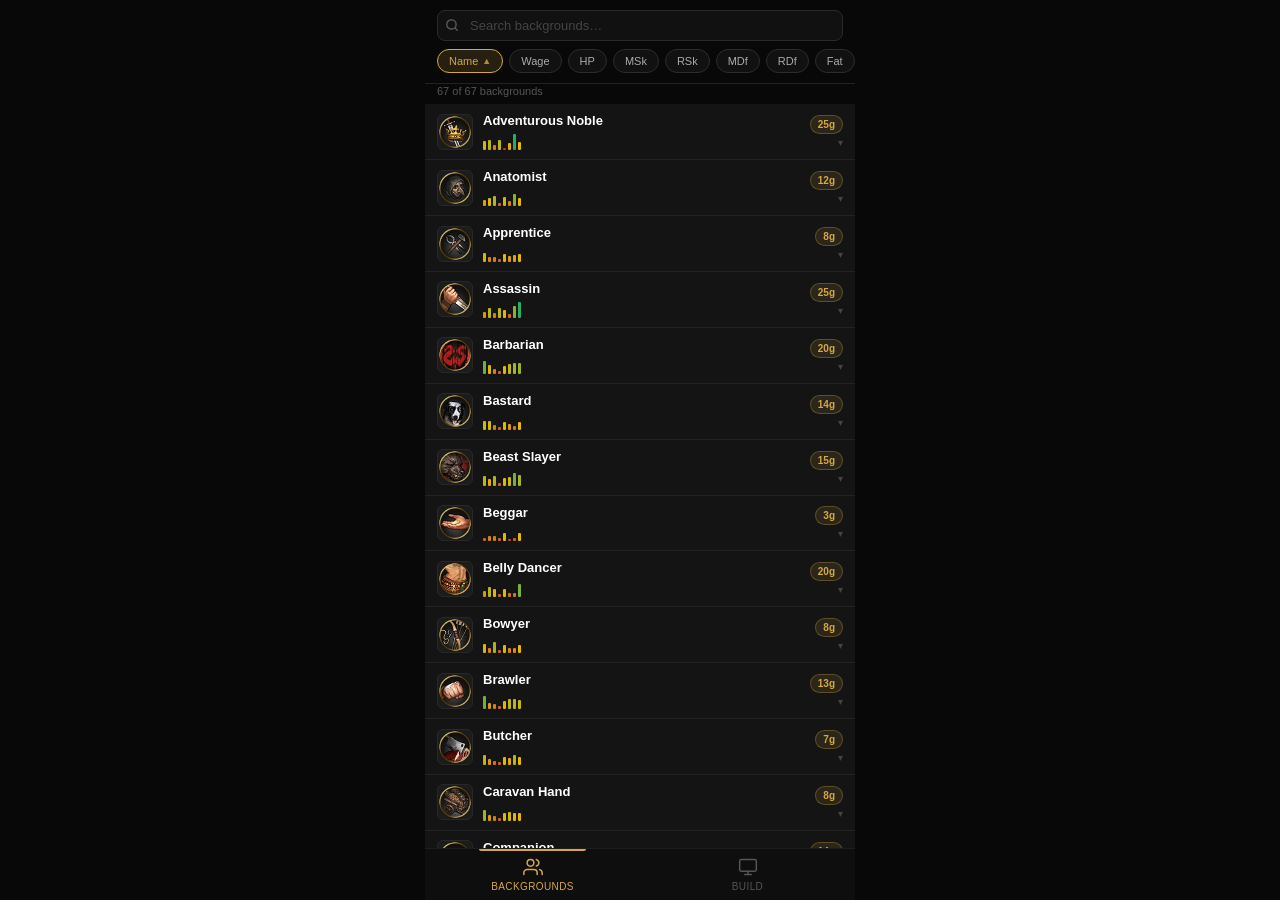
<file: mockups/design3_accordion.html>
<!DOCTYPE html>
<html lang="en">
<head>
<meta charset="UTF-8">
<meta name="viewport" content="width=device-width, initial-scale=1.0, maximum-scale=1.0, user-scalable=no">
<title>Battle Brothers – Backgrounds</title>
<style>
  *, *::before, *::after { box-sizing: border-box; margin: 0; padding: 0; }

  :root {
    --bg:        #080808;
    --surface:   #141414;
    --surface-h: #1e1e1e;
    --expanded:  #1a1a1a;
    --border:    #222;
    --amber:     #d4a843;
    --amber-dim: #9a7520;
    --text-pri:  #eeeeee;
    --text-sec:  #aaaaaa;
    --text-name: #ffffff;
    --track:     #252525;
    --bar-low:   #c0392b;
    --bar-mid:   #e6b800;
    --bar-high:  #27ae60;
    --nav-h:     52px;
    --ctrl-h:    88px;
  }

  html, body {
    height: 100%;
    background: var(--bg);
    color: var(--text-pri);
    font-family: -apple-system, BlinkMacSystemFont, 'Segoe UI', Roboto, sans-serif;
    font-size: 13px;
    line-height: 1.3;
    overscroll-behavior: none;
  }

  #app {
    max-width: 430px;
    margin: 0 auto;
    height: 100dvh;
    display: flex;
    flex-direction: column;
    position: relative;
    overflow: hidden;
  }

  /* ── TOP CONTROLS ──────────────────────────────────────── */
  #controls {
    position: sticky;
    top: 0;
    z-index: 20;
    background: var(--bg);
    border-bottom: 1px solid var(--border);
    flex-shrink: 0;
  }

  #search-wrap {
    display: flex;
    align-items: center;
    gap: 8px;
    padding: 10px 12px 8px;
  }

  #search-wrap svg {
    flex-shrink: 0;
    color: #555;
  }

  #search {
    flex: 1;
    background: #111;
    border: 1px solid #2a2a2a;
    border-radius: 8px;
    color: var(--text-pri);
    font-size: 13px;
    padding: 7px 10px 7px 32px;
    outline: none;
    transition: border-color .2s;
    width: 100%;
  }

  #search-wrap {
    position: relative;
  }

  #search-icon {
    position: absolute;
    left: 20px;
    top: 50%;
    transform: translateY(-50%);
    pointer-events: none;
    color: #555;
  }

  #search:focus {
    border-color: var(--amber-dim);
  }

  #search::placeholder { color: #444; }

  #pills-wrap {
    overflow-x: auto;
    -webkit-overflow-scrolling: touch;
    padding: 0 12px 10px;
    scrollbar-width: none;
  }
  #pills-wrap::-webkit-scrollbar { display: none; }

  #pills {
    display: flex;
    gap: 6px;
    width: max-content;
  }

  .pill {
    display: inline-flex;
    align-items: center;
    gap: 4px;
    padding: 5px 11px;
    border-radius: 999px;
    border: 1px solid #2c2c2c;
    background: #111;
    color: var(--text-sec);
    font-size: 11px;
    font-weight: 500;
    cursor: pointer;
    white-space: nowrap;
    user-select: none;
    transition: background .15s, color .15s, border-color .15s;
    -webkit-tap-highlight-color: transparent;
  }

  .pill:active { background: #1a1a1a; }

  .pill.active {
    background: rgba(212,168,67,.15);
    border-color: var(--amber);
    color: var(--amber);
  }

  .pill .arrow {
    font-size: 9px;
    line-height: 1;
    opacity: .8;
  }

  /* ── RESULT COUNT ──────────────────────────────────────── */
  #result-count {
    font-size: 11px;
    color: #555;
    padding: 0 12px 6px;
    flex-shrink: 0;
  }

  /* ── LIST ──────────────────────────────────────────────── */
  #list-wrap {
    flex: 1;
    overflow-y: auto;
    -webkit-overflow-scrolling: touch;
    overscroll-behavior: contain;
    padding-bottom: calc(var(--nav-h) + 4px);
  }

  #list-wrap::-webkit-scrollbar { width: 3px; }
  #list-wrap::-webkit-scrollbar-track { background: transparent; }
  #list-wrap::-webkit-scrollbar-thumb { background: #2a2a2a; border-radius: 2px; }

  .bg-item {
    border-bottom: 1px solid var(--border);
  }

  /* ── COLLAPSED ROW ─────────────────────────────────────── */
  .bg-row {
    display: flex;
    align-items: center;
    gap: 10px;
    padding: 9px 12px;
    background: var(--surface);
    cursor: pointer;
    user-select: none;
    -webkit-tap-highlight-color: transparent;
    transition: background .15s;
    min-height: 54px;
  }

  .bg-row:active,
  .bg-item.open .bg-row {
    background: var(--surface-h);
  }

  .bg-icon {
    width: 36px;
    height: 36px;
    border-radius: 6px;
    object-fit: contain;
    background: #1c1c1c;
    flex-shrink: 0;
    border: 1px solid #282828;
  }

  .bg-icon-fallback {
    width: 36px;
    height: 36px;
    border-radius: 6px;
    background: #1c1c1c;
    flex-shrink: 0;
    border: 1px solid #282828;
    display: flex;
    align-items: center;
    justify-content: center;
    color: #444;
    font-size: 16px;
  }

  .bg-main {
    flex: 1;
    min-width: 0;
    display: flex;
    flex-direction: column;
    gap: 4px;
  }

  .bg-name {
    font-size: 13px;
    font-weight: 600;
    color: var(--text-name);
    white-space: nowrap;
    overflow: hidden;
    text-overflow: ellipsis;
  }

  /* mini sparkline */
  .bg-sparkline {
    display: flex;
    align-items: flex-end;
    gap: 2px;
    height: 16px;
  }

  .spark-bar {
    width: 3px;
    border-radius: 1px;
    flex-shrink: 0;
    min-height: 2px;
  }

  .bg-row-right {
    display: flex;
    flex-direction: column;
    align-items: flex-end;
    gap: 4px;
    flex-shrink: 0;
  }

  .wage-badge {
    background: rgba(212,168,67,.12);
    border: 1px solid rgba(212,168,67,.3);
    color: var(--amber);
    font-size: 10px;
    font-weight: 600;
    padding: 2px 7px;
    border-radius: 999px;
    white-space: nowrap;
  }

  .chevron {
    color: #444;
    font-size: 10px;
    transition: transform .25s ease;
    line-height: 1;
  }

  .bg-item.open .chevron {
    transform: rotate(180deg);
  }

  /* ── EXPANDED PANEL ────────────────────────────────────── */
  .bg-panel {
    overflow: hidden;
    max-height: 0;
    transition: max-height .32s cubic-bezier(.4,0,.2,1);
    background: var(--expanded);
    border-left: 3px solid var(--amber);
  }

  .bg-item.open .bg-panel {
    max-height: 600px;
  }

  .bg-panel-inner {
    padding: 10px 12px 12px 12px;
  }

  /* badges row */
  .panel-badges {
    display: flex;
    gap: 6px;
    flex-wrap: wrap;
    margin-bottom: 10px;
  }

  .panel-badge {
    font-size: 10px;
    font-weight: 500;
    padding: 3px 8px;
    border-radius: 5px;
    border: 1px solid #2e2e2e;
    background: #111;
    color: var(--text-sec);
  }

  .panel-badge span {
    color: var(--text-pri);
    font-weight: 600;
  }

  /* attribute bars */
  .attr-list {
    display: flex;
    flex-direction: column;
    gap: 7px;
  }

  .attr-row {
    display: flex;
    align-items: center;
    gap: 8px;
  }

  .attr-label {
    width: 30px;
    font-size: 10px;
    font-weight: 600;
    color: var(--text-sec);
    text-align: right;
    flex-shrink: 0;
    letter-spacing: .3px;
  }

  .attr-bar-wrap {
    flex: 1;
    height: 8px;
    background: var(--track);
    border-radius: 4px;
    overflow: hidden;
    position: relative;
  }

  .attr-bar-fill {
    height: 100%;
    border-radius: 4px;
    transition: width .35s ease .05s;
  }

  .attr-vals {
    width: 52px;
    font-size: 10px;
    color: var(--text-sec);
    text-align: right;
    flex-shrink: 0;
    white-space: nowrap;
  }

  .attr-avg {
    color: var(--text-pri);
    font-weight: 500;
  }

  .attr-levelup {
    width: 54px;
    font-size: 9px;
    color: #666;
    text-align: right;
    flex-shrink: 0;
    white-space: nowrap;
  }

  .attr-levelup.positive { color: #4a9; }
  .attr-levelup.negative { color: #c66; }

  /* ── BOTTOM NAV ─────────────────────────────────────────── */
  #bottom-nav {
    position: fixed;
    bottom: 0;
    left: 50%;
    transform: translateX(-50%);
    width: 100%;
    max-width: 430px;
    height: var(--nav-h);
    background: #0e0e0e;
    border-top: 1px solid #1e1e1e;
    display: flex;
    z-index: 30;
  }

  .nav-tab {
    flex: 1;
    display: flex;
    flex-direction: column;
    align-items: center;
    justify-content: center;
    gap: 3px;
    cursor: pointer;
    color: #555;
    font-size: 10px;
    font-weight: 500;
    letter-spacing: .4px;
    text-transform: uppercase;
    transition: color .15s;
    -webkit-tap-highlight-color: transparent;
    user-select: none;
    position: relative;
  }

  .nav-tab.active {
    color: var(--amber);
  }

  .nav-tab.active::after {
    content: '';
    position: absolute;
    top: 0;
    left: 25%;
    width: 50%;
    height: 2px;
    background: var(--amber);
    border-radius: 0 0 2px 2px;
  }

  .nav-tab svg {
    width: 20px;
    height: 20px;
  }

  /* ── EMPTY STATE ───────────────────────────────────────── */
  #empty {
    display: none;
    flex-direction: column;
    align-items: center;
    justify-content: center;
    padding: 60px 20px;
    color: #444;
    gap: 8px;
    font-size: 13px;
  }

  #empty svg { opacity: .3; }

  /* ── UTILITY ───────────────────────────────────────────── */
  .hidden { display: none !important; }
</style>
</head>
<body>
<div id="app">

  <!-- TOP CONTROLS -->
  <div id="controls">
    <div id="search-wrap">
      <svg id="search-icon" width="14" height="14" viewBox="0 0 24 24" fill="none" stroke="currentColor" stroke-width="2.5" stroke-linecap="round" stroke-linejoin="round">
        <circle cx="11" cy="11" r="8"/><line x1="21" y1="21" x2="16.65" y2="16.65"/>
      </svg>
      <input id="search" type="search" placeholder="Search backgrounds…" autocomplete="off" spellcheck="false">
    </div>
    <div id="pills-wrap">
      <div id="pills">
        <button class="pill active" data-key="name">Name <span class="arrow">▲</span></button>
        <button class="pill" data-key="baseWage">Wage</button>
        <button class="pill" data-key="hitpoints">HP</button>
        <button class="pill" data-key="meleeSkill">MSk</button>
        <button class="pill" data-key="rangedSkill">RSk</button>
        <button class="pill" data-key="meleeDefense">MDf</button>
        <button class="pill" data-key="rangedDefense">RDf</button>
        <button class="pill" data-key="fatigue">Fat</button>
        <button class="pill" data-key="resolve">Res</button>
        <button class="pill" data-key="initiative">Ini</button>
      </div>
    </div>
  </div>

  <div id="result-count"></div>

  <!-- ACCORDION LIST -->
  <div id="list-wrap">
    <div id="list"></div>
    <div id="empty">
      <svg width="40" height="40" viewBox="0 0 24 24" fill="none" stroke="currentColor" stroke-width="1.5">
        <circle cx="11" cy="11" r="8"/><line x1="21" y1="21" x2="16.65" y2="16.65"/>
      </svg>
      No backgrounds found
    </div>
  </div>

  <!-- BOTTOM NAV -->
  <nav id="bottom-nav">
    <div class="nav-tab active">
      <svg viewBox="0 0 24 24" fill="none" stroke="currentColor" stroke-width="1.8" stroke-linecap="round" stroke-linejoin="round">
        <path d="M17 21v-2a4 4 0 0 0-4-4H5a4 4 0 0 0-4 4v2"/>
        <circle cx="9" cy="7" r="4"/>
        <path d="M23 21v-2a4 4 0 0 0-3-3.87"/>
        <path d="M16 3.13a4 4 0 0 1 0 7.75"/>
      </svg>
      Backgrounds
    </div>
    <div class="nav-tab">
      <svg viewBox="0 0 24 24" fill="none" stroke="currentColor" stroke-width="1.8" stroke-linecap="round" stroke-linejoin="round">
        <rect x="2" y="3" width="20" height="14" rx="2" ry="2"/>
        <line x1="8" y1="21" x2="16" y2="21"/>
        <line x1="12" y1="17" x2="12" y2="21"/>
      </svg>
      Build
    </div>
  </nav>

</div>

<script>
(function () {
  'use strict';

  // ── CONFIG ────────────────────────────────────────────────
  const ATTR_KEYS = [
    { key: 'hitpoints',    label: 'HP'  },
    { key: 'meleeSkill',   label: 'MSk' },
    { key: 'rangedSkill',  label: 'RSk' },
    { key: 'meleeDefense', label: 'MDf' },
    { key: 'rangedDefense',label: 'RDf' },
    { key: 'fatigue',      label: 'Fat' },
    { key: 'resolve',      label: 'Res' },
    { key: 'initiative',   label: 'Ini' },
  ];

  // ── STATE ─────────────────────────────────────────────────
  let allBgs     = [];
  let filtered   = [];
  let sortKey    = 'name';
  let sortAsc    = true;
  let query      = '';
  let openId     = null;
  let globalMin  = {};   // per-attr global min avg
  let globalMax  = {};   // per-attr global max avg

  // ── ELEMENTS ──────────────────────────────────────────────
  const listEl   = document.getElementById('list');
  const emptyEl  = document.getElementById('empty');
  const searchEl = document.getElementById('search');
  const pillsEl  = document.getElementById('pills');
  const countEl  = document.getElementById('result-count');

  // ── LOAD EMBEDDED DATA ─────────────────────────────────
  const EMBEDDED_DATA = {"meta":{"source":"https://battlebrothers.fandom.com/wiki/Character_Backgrounds","scrapedAt":"2026-03-13T19:02:55.779713+00:00","totalBackgrounds":67},"backgrounds":[{"id":"adventurous_noble","name":"Adventurous Noble","startingLevel":{"min":1,"max":3},"baseWage":25,"attributes":{"hitpoints":{"range":{"min":50,"max":60},"average":55,"levelUp":{"min":null,"max":null}},"meleeSkill":{"range":{"min":57,"max":67},"average":62,"levelUp":{"min":10,"max":10}},"rangedSkill":{"range":{"min":32,"max":42},"average":37,"levelUp":{"min":null,"max":null}},"meleeDefense":{"range":{"min":5,"max":13},"average":9,"levelUp":{"min":5,"max":8}},"rangedDefense":{"range":{"min":-10,"max":0},"average":-5,"levelUp":{"min":-10,"max":-5}},"fatigue":{"range":{"min":90,"max":105},"average":97.5,"levelUp":{"min":null,"max":5}},"resolve":{"range":{"min":45,"max":60},"average":52.5,"levelUp":{"min":15,"max":20}},"initiative":{"range":{"min":100,"max":110},"average":105,"levelUp":{"min":null,"max":null}}},"icon":"icons/Background_06.png"},{"id":"anatomist","name":"Anatomist","startingLevel":{"min":1,"max":1},"baseWage":12,"attributes":{"hitpoints":{"range":{"min":46,"max":56},"average":51,"levelUp":{"min":-4,"max":-4}},"meleeSkill":{"range":{"min":54,"max":64},"average":59,"levelUp":{"min":7,"max":7}},"rangedSkill":{"range":{"min":41,"max":51},"average":46,"levelUp":{"min":9,"max":9}},"meleeDefense":{"range":{"min":1,"max":5},"average":3,"levelUp":{"min":1,"max":null}},"rangedDefense":{"range":{"min":1,"max":5},"average":3,"levelUp":{"min":1,"max":null}},"fatigue":{"range":{"min":90,"max":95},"average":92.5,"levelUp":{"min":null,"max":-5}},"resolve":{"range":{"min":40,"max":50},"average":45,"levelUp":{"min":10,"max":10}},"initiative":{"range":{"min":100,"max":110},"average":105,"levelUp":{"min":null,"max":null}}},"icon":"icons/Background 70.png"},{"id":"apprentice","name":"Apprentice","startingLevel":{"min":1,"max":1},"baseWage":8,"attributes":{"hitpoints":{"range":{"min":50,"max":60},"average":55,"levelUp":{"min":null,"max":null}},"meleeSkill":{"range":{"min":47,"max":57},"average":52,"levelUp":{"min":null,"max":null}},"rangedSkill":{"range":{"min":32,"max":42},"average":37,"levelUp":{"min":null,"max":null}},"meleeDefense":{"range":{"min":0,"max":5},"average":2.5,"levelUp":{"min":null,"max":null}},"rangedDefense":{"range":{"min":0,"max":5},"average":2.5,"levelUp":{"min":null,"max":null}},"fatigue":{"range":{"min":90,"max":100},"average":95,"levelUp":{"min":null,"max":null}},"resolve":{"range":{"min":30,"max":40},"average":35,"levelUp":{"min":null,"max":null}},"initiative":{"range":{"min":100,"max":110},"average":105,"levelUp":{"min":null,"max":null}}},"icon":"icons/Background_40.png"},{"id":"assassin","name":"Assassin","startingLevel":{"min":4,"max":4},"baseWage":25,"attributes":{"hitpoints":{"range":{"min":45,"max":55},"average":50,"levelUp":{"min":-5,"max":-5}},"meleeSkill":{"range":{"min":57,"max":67},"average":62,"levelUp":{"min":10,"max":10}},"rangedSkill":{"range":{"min":32,"max":42},"average":37,"levelUp":{"min":null,"max":null}},"meleeDefense":{"range":{"min":5,"max":13},"average":9,"levelUp":{"min":5,"max":8}},"rangedDefense":{"range":{"min":0,"max":5},"average":2.5,"levelUp":{"min":null,"max":null}},"fatigue":{"range":{"min":85,"max":95},"average":90,"levelUp":{"min":-5,"max":-5}},"resolve":{"range":{"min":40,"max":50},"average":45,"levelUp":{"min":10,"max":10}},"initiative":{"range":{"min":120,"max":125},"average":122.5,"levelUp":{"min":20,"max":15}}},"icon":"icons/Background_53.png"},{"id":"barbarian","name":"Barbarian","startingLevel":{"min":2,"max":4},"baseWage":20,"attributes":{"hitpoints":{"range":{"min":60,"max":65},"average":62.5,"levelUp":{"min":10,"max":5}},"meleeSkill":{"range":{"min":57,"max":62},"average":59.5,"levelUp":{"min":10,"max":5}},"rangedSkill":{"range":{"min":32,"max":42},"average":37,"levelUp":{"min":null,"max":null}},"meleeDefense":{"range":{"min":0,"max":5},"average":2.5,"levelUp":{"min":null,"max":null}},"rangedDefense":{"range":{"min":0,"max":5},"average":2.5,"levelUp":{"min":null,"max":null}},"fatigue":{"range":{"min":100,"max":105},"average":102.5,"levelUp":{"min":10,"max":5}},"resolve":{"range":{"min":40,"max":45},"average":42.5,"levelUp":{"min":10,"max":5}},"initiative":{"range":{"min":105,"max":120},"average":112.5,"levelUp":{"min":5,"max":10}}},"icon":"icons/Barbarian.png"},{"id":"bastard","name":"Bastard","startingLevel":{"min":1,"max":3},"baseWage":14,"attributes":{"hitpoints":{"range":{"min":50,"max":60},"average":55,"levelUp":{"min":null,"max":null}},"meleeSkill":{"range":{"min":52,"max":67},"average":59.5,"levelUp":{"min":5,"max":10}},"rangedSkill":{"range":{"min":32,"max":42},"average":37,"levelUp":{"min":null,"max":null}},"meleeDefense":{"range":{"min":-5,"max":10},"average":2.5,"levelUp":{"min":-5,"max":5}},"rangedDefense":{"range":{"min":0,"max":5},"average":2.5,"levelUp":{"min":null,"max":null}},"fatigue":{"range":{"min":90,"max":100},"average":95,"levelUp":{"min":null,"max":null}},"resolve":{"range":{"min":25,"max":35},"average":30,"levelUp":{"min":-5,"max":-5}},"initiative":{"range":{"min":100,"max":110},"average":105,"levelUp":{"min":null,"max":null}}},"icon":"icons/Bastard.png"},{"id":"beast_slayer","name":"Beast Slayer","startingLevel":{"min":2,"max":3},"baseWage":15,"attributes":{"hitpoints":{"range":{"min":50,"max":63},"average":56.5,"levelUp":{"min":null,"max":3}},"meleeSkill":{"range":{"min":52,"max":62},"average":57,"levelUp":{"min":5,"max":5}},"rangedSkill":{"range":{"min":43,"max":49},"average":46,"levelUp":{"min":11,"max":7}},"meleeDefense":{"range":{"min":0,"max":5},"average":2.5,"levelUp":{"min":null,"max":null}},"rangedDefense":{"range":{"min":0,"max":5},"average":2.5,"levelUp":{"min":null,"max":null}},"fatigue":{"range":{"min":95,"max":107},"average":101,"levelUp":{"min":5,"max":7}},"resolve":{"range":{"min":43,"max":50},"average":46.5,"levelUp":{"min":13,"max":10}},"initiative":{"range":{"min":107,"max":115},"average":111,"levelUp":{"min":7,"max":5}}},"icon":"icons/Background_57.png"},{"id":"beggar","name":"Beggar","startingLevel":{"min":1,"max":1},"baseWage":3,"attributes":{"hitpoints":{"range":{"min":40,"max":50},"average":45,"levelUp":{"min":-10,"max":-10}},"meleeSkill":{"range":{"min":47,"max":57},"average":52,"levelUp":{"min":null,"max":null}},"rangedSkill":{"range":{"min":32,"max":42},"average":37,"levelUp":{"min":null,"max":null}},"meleeDefense":{"range":{"min":0,"max":5},"average":2.5,"levelUp":{"min":null,"max":null}},"rangedDefense":{"range":{"min":0,"max":5},"average":2.5,"levelUp":{"min":null,"max":null}},"fatigue":{"range":{"min":80,"max":90},"average":85,"levelUp":{"min":-10,"max":-10}},"resolve":{"range":{"min":20,"max":35},"average":27.5,"levelUp":{"min":-10,"max":-5}},"initiative":{"range":{"min":100,"max":110},"average":105,"levelUp":{"min":null,"max":null}}},"icon":"icons/Beggar.png"},{"id":"belly_dancer","name":"Belly Dancer","startingLevel":{"min":1,"max":1},"baseWage":20,"attributes":{"hitpoints":{"range":{"min":45,"max":55},"average":50,"levelUp":{"min":-5,"max":-5}},"meleeSkill":{"range":{"min":57,"max":67},"average":62,"levelUp":{"min":10,"max":10}},"rangedSkill":{"range":{"min":37,"max":47},"average":42,"levelUp":{"min":5,"max":5}},"meleeDefense":{"range":{"min":0,"max":5},"average":2.5,"levelUp":{"min":null,"max":null}},"rangedDefense":{"range":{"min":0,"max":5},"average":2.5,"levelUp":{"min":null,"max":null}},"fatigue":{"range":{"min":85,"max":95},"average":90,"levelUp":{"min":-5,"max":-5}},"resolve":{"range":{"min":25,"max":35},"average":30,"levelUp":{"min":-5,"max":-5}},"initiative":{"range":{"min":110,"max":120},"average":115,"levelUp":{"min":10,"max":10}}},"icon":"icons/Background_64.png"},{"id":"bowyer","name":"Bowyer","startingLevel":{"min":1,"max":1},"baseWage":8,"attributes":{"hitpoints":{"range":{"min":50,"max":60},"average":55,"levelUp":{"min":null,"max":null}},"meleeSkill":{"range":{"min":47,"max":57},"average":52,"levelUp":{"min":null,"max":null}},"rangedSkill":{"range":{"min":42,"max":52},"average":47,"levelUp":{"min":10,"max":10}},"meleeDefense":{"range":{"min":0,"max":5},"average":2.5,"levelUp":{"min":null,"max":null}},"rangedDefense":{"range":{"min":0,"max":5},"average":2.5,"levelUp":{"min":null,"max":null}},"fatigue":{"range":{"min":85,"max":100},"average":92.5,"levelUp":{"min":-5,"max":null}},"resolve":{"range":{"min":25,"max":40},"average":32.5,"levelUp":{"min":-5,"max":null}},"initiative":{"range":{"min":100,"max":110},"average":105,"levelUp":{"min":null,"max":null}}},"icon":"icons/Bowyer.png"},{"id":"brawler","name":"Brawler","startingLevel":{"min":1,"max":1},"baseWage":13,"attributes":{"hitpoints":{"range":{"min":55,"max":70},"average":62.5,"levelUp":{"min":5,"max":10}},"meleeSkill":{"range":{"min":52,"max":57},"average":54.5,"levelUp":{"min":5,"max":null}},"rangedSkill":{"range":{"min":32,"max":42},"average":37,"levelUp":{"min":null,"max":null}},"meleeDefense":{"range":{"min":0,"max":5},"average":2.5,"levelUp":{"min":null,"max":null}},"rangedDefense":{"range":{"min":0,"max":5},"average":2.5,"levelUp":{"min":null,"max":null}},"fatigue":{"range":{"min":100,"max":105},"average":102.5,"levelUp":{"min":10,"max":5}},"resolve":{"range":{"min":37,"max":45},"average":41,"levelUp":{"min":7,"max":5}},"initiative":{"range":{"min":105,"max":110},"average":107.5,"levelUp":{"min":5,"max":null}}},"icon":"icons/Brawler.png"},{"id":"butcher","name":"Butcher","startingLevel":{"min":1,"max":1},"baseWage":7,"attributes":{"hitpoints":{"range":{"min":50,"max":64},"average":57,"levelUp":{"min":null,"max":4}},"meleeSkill":{"range":{"min":50,"max":59},"average":54.5,"levelUp":{"min":3,"max":2}},"rangedSkill":{"range":{"min":29,"max":42},"average":35.5,"levelUp":{"min":-3,"max":null}},"meleeDefense":{"range":{"min":0,"max":5},"average":2.5,"levelUp":{"min":null,"max":null}},"rangedDefense":{"range":{"min":0,"max":5},"average":2.5,"levelUp":{"min":null,"max":null}},"fatigue":{"range":{"min":90,"max":104},"average":97,"levelUp":{"min":null,"max":4}},"resolve":{"range":{"min":37,"max":45},"average":41,"levelUp":{"min":7,"max":5}},"initiative":{"range":{"min":100,"max":110},"average":105,"levelUp":{"min":null,"max":null}}},"icon":"icons/Butcher_02.png"},{"id":"caravan_hand","name":"Caravan Hand","startingLevel":{"min":1,"max":1},"baseWage":8,"attributes":{"hitpoints":{"range":{"min":53,"max":65},"average":59,"levelUp":{"min":3,"max":5}},"meleeSkill":{"range":{"min":51,"max":57},"average":54,"levelUp":{"min":4,"max":null}},"rangedSkill":{"range":{"min":32,"max":42},"average":37,"levelUp":{"min":null,"max":null}},"meleeDefense":{"range":{"min":0,"max":5},"average":2.5,"levelUp":{"min":null,"max":null}},"rangedDefense":{"range":{"min":0,"max":5},"average":2.5,"levelUp":{"min":null,"max":null}},"fatigue":{"range":{"min":95,"max":107},"average":101,"levelUp":{"min":5,"max":7}},"resolve":{"range":{"min":33,"max":43},"average":38,"levelUp":{"min":3,"max":3}},"initiative":{"range":{"min":100,"max":110},"average":105,"levelUp":{"min":null,"max":null}}},"icon":"icons/Caravan_hand.png"},{"id":"companion","name":"Companion","startingLevel":{"min":1,"max":1},"baseWage":14,"attributes":{"hitpoints":{"range":{"min":50,"max":60},"average":55,"levelUp":{"min":null,"max":null}},"meleeSkill":{"range":{"min":52,"max":57},"average":54.5,"levelUp":{"min":5,"max":null}},"rangedSkill":{"range":{"min":48,"max":52},"average":50,"levelUp":{"min":16,"max":10}},"meleeDefense":{"range":{"min":0,"max":5},"average":2.5,"levelUp":{"min":null,"max":null}},"rangedDefense":{"range":{"min":0,"max":5},"average":2.5,"levelUp":{"min":null,"max":null}},"fatigue":{"range":{"min":90,"max":100},"average":95,"levelUp":{"min":null,"max":null}},"resolve":{"range":{"min":35,"max":45},"average":40,"levelUp":{"min":5,"max":5}},"initiative":{"range":{"min":105,"max":115},"average":110,"levelUp":{"min":5,"max":5}}},"icon":"icons/MediaWikiCompanionWelcome.png"},{"id":"converted_crusader","name":"Converted Crusader","startingLevel":{"min":2,"max":4},"baseWage":30,"attributes":{"hitpoints":{"range":{"min":50,"max":60},"average":55,"levelUp":{"min":null,"max":null}},"meleeSkill":{"range":{"min":60,"max":67},"average":63.5,"levelUp":{"min":13,"max":10}},"rangedSkill":{"range":{"min":44,"max":52},"average":48,"levelUp":{"min":12,"max":10}},"meleeDefense":{"range":{"min":5,"max":13},"average":9,"levelUp":{"min":5,"max":8}},"rangedDefense":{"range":{"min":5,"max":13},"average":9,"levelUp":{"min":5,"max":8}},"fatigue":{"range":{"min":90,"max":100},"average":95,"levelUp":{"min":null,"max":null}},"resolve":{"range":{"min":35,"max":45},"average":40,"levelUp":{"min":5,"max":5}},"initiative":{"range":{"min":100,"max":110},"average":105,"levelUp":{"min":null,"max":null}}},"icon":"icons/Background_65.png"},{"id":"cripple","name":"Cripple","startingLevel":{"min":1,"max":1},"baseWage":3,"attributes":{"hitpoints":{"range":{"min":30,"max":50},"average":40,"levelUp":{"min":-20,"max":-10}},"meleeSkill":{"range":{"min":42,"max":52},"average":47,"levelUp":{"min":-5,"max":-5}},"rangedSkill":{"range":{"min":27,"max":42},"average":34.5,"levelUp":{"min":-5,"max":null}},"meleeDefense":{"range":{"min":0,"max":5},"average":2.5,"levelUp":{"min":null,"max":null}},"rangedDefense":{"range":{"min":0,"max":5},"average":2.5,"levelUp":{"min":null,"max":null}},"fatigue":{"range":{"min":80,"max":100},"average":90,"levelUp":{"min":-10,"max":null}},"resolve":{"range":{"min":30,"max":40},"average":35,"levelUp":{"min":null,"max":null}},"initiative":{"range":{"min":75,"max":100},"average":87.5,"levelUp":{"min":-25,"max":-10}}},"icon":"icons/Cripple2.png"},{"id":"crusader","name":"Crusader","startingLevel":{"min":9,"max":9},"baseWage":25,"attributes":{"hitpoints":{"range":{"min":60,"max":70},"average":65,"levelUp":{"min":10,"max":10}},"meleeSkill":{"range":{"min":57,"max":67},"average":62,"levelUp":{"min":10,"max":10}},"rangedSkill":{"range":{"min":22,"max":37},"average":29.5,"levelUp":{"min":-10,"max":-5}},"meleeDefense":{"range":{"min":0,"max":5},"average":2.5,"levelUp":{"min":null,"max":null}},"rangedDefense":{"range":{"min":-5,"max":5},"average":0,"levelUp":{"min":-5,"max":null}},"fatigue":{"range":{"min":100,"max":110},"average":105,"levelUp":{"min":10,"max":10}},"resolve":{"range":{"min":45,"max":60},"average":52.5,"levelUp":{"min":15,"max":20}},"initiative":{"range":{"min":100,"max":110},"average":105,"levelUp":{"min":null,"max":null}}},"icon":"icons/Background_54.png"},{"id":"cultist","name":"Cultist","startingLevel":{"min":1,"max":1},"baseWage":6,"attributes":{"hitpoints":{"range":{"min":45,"max":65},"average":55,"levelUp":{"min":-5,"max":5}},"meleeSkill":{"range":{"min":47,"max":57},"average":52,"levelUp":{"min":null,"max":null}},"rangedSkill":{"range":{"min":32,"max":42},"average":37,"levelUp":{"min":null,"max":null}},"meleeDefense":{"range":{"min":0,"max":5},"average":2.5,"levelUp":{"min":null,"max":null}},"rangedDefense":{"range":{"min":0,"max":5},"average":2.5,"levelUp":{"min":null,"max":null}},"fatigue":{"range":{"min":93,"max":103},"average":98,"levelUp":{"min":3,"max":3}},"resolve":{"range":{"min":45,"max":50},"average":47.5,"levelUp":{"min":15,"max":10}},"initiative":{"range":{"min":100,"max":110},"average":105,"levelUp":{"min":null,"max":null}}},"icon":"icons/Cultist.png"},{"id":"daytaler","name":"Daytaler","startingLevel":{"min":1,"max":1},"baseWage":6,"attributes":{"hitpoints":{"range":{"min":50,"max":60},"average":55,"levelUp":{"min":null,"max":null}},"meleeSkill":{"range":{"min":47,"max":57},"average":52,"levelUp":{"min":null,"max":null}},"rangedSkill":{"range":{"min":32,"max":42},"average":37,"levelUp":{"min":null,"max":null}},"meleeDefense":{"range":{"min":0,"max":5},"average":2.5,"levelUp":{"min":null,"max":null}},"rangedDefense":{"range":{"min":0,"max":5},"average":2.5,"levelUp":{"min":null,"max":null}},"fatigue":{"range":{"min":90,"max":103},"average":96.5,"levelUp":{"min":null,"max":3}},"resolve":{"range":{"min":30,"max":40},"average":35,"levelUp":{"min":null,"max":null}},"initiative":{"range":{"min":100,"max":110},"average":105,"levelUp":{"min":null,"max":null}}},"icon":"icons/Daytaler.png"},{"id":"deserter","name":"Deserter","startingLevel":{"min":1,"max":2},"baseWage":11,"attributes":{"hitpoints":{"range":{"min":50,"max":60},"average":55,"levelUp":{"min":null,"max":null}},"meleeSkill":{"range":{"min":52,"max":62},"average":57,"levelUp":{"min":5,"max":5}},"rangedSkill":{"range":{"min":39,"max":42},"average":40.5,"levelUp":{"min":7,"max":null}},"meleeDefense":{"range":{"min":3,"max":10},"average":6.5,"levelUp":{"min":3,"max":5}},"rangedDefense":{"range":{"min":3,"max":10},"average":6.5,"levelUp":{"min":3,"max":5}},"fatigue":{"range":{"min":90,"max":100},"average":95,"levelUp":{"min":null,"max":null}},"resolve":{"range":{"min":15,"max":30},"average":22.5,"levelUp":{"min":-15,"max":-10}},"initiative":{"range":{"min":100,"max":110},"average":105,"levelUp":{"min":null,"max":null}}},"icon":"icons/Deserter.png"},{"id":"disowned_noble","name":"Disowned Noble","startingLevel":{"min":1,"max":3},"baseWage":18,"attributes":{"hitpoints":{"range":{"min":50,"max":60},"average":55,"levelUp":{"min":null,"max":null}},"meleeSkill":{"range":{"min":55,"max":67},"average":61,"levelUp":{"min":8,"max":10}},"rangedSkill":{"range":{"min":35,"max":48},"average":41.5,"levelUp":{"min":3,"max":6}},"meleeDefense":{"range":{"min":2,"max":12},"average":8,"levelUp":{"min":2,"max":7}},"rangedDefense":{"range":{"min":3,"max":10},"average":6.5,"levelUp":{"min":3,"max":5}},"fatigue":{"range":{"min":80,"max":95},"average":87.5,"levelUp":{"min":-10,"max":-5}},"resolve":{"range":{"min":35,"max":53},"average":44,"levelUp":{"min":5,"max":13}},"initiative":{"range":{"min":106,"max":120},"average":113,"levelUp":{"min":6,"max":10}}},"icon":"icons/Disowned_noble.png"},{"id":"eunuch","name":"Eunuch","startingLevel":{"min":1,"max":1},"baseWage":6,"attributes":{"hitpoints":{"range":{"min":50,"max":60},"average":55,"levelUp":{"min":null,"max":null}},"meleeSkill":{"range":{"min":47,"max":57},"average":52,"levelUp":{"min":null,"max":null}},"rangedSkill":{"range":{"min":32,"max":42},"average":37,"levelUp":{"min":null,"max":null}},"meleeDefense":{"range":{"min":0,"max":5},"average":2.5,"levelUp":{"min":null,"max":null}},"rangedDefense":{"range":{"min":0,"max":5},"average":2.5,"levelUp":{"min":null,"max":null}},"fatigue":{"range":{"min":90,"max":100},"average":95,"levelUp":{"min":null,"max":null}},"resolve":{"range":{"min":25,"max":35},"average":30,"levelUp":{"min":-5,"max":-5}},"initiative":{"range":{"min":95,"max":105},"average":100,"levelUp":{"min":-5,"max":-5}}},"icon":"icons/Eunuch.png"},{"id":"farmhand","name":"Farmhand","startingLevel":{"min":1,"max":1},"baseWage":10,"attributes":{"hitpoints":{"range":{"min":62,"max":70},"average":66,"levelUp":{"min":12,"max":10}},"meleeSkill":{"range":{"min":47,"max":57},"average":52,"levelUp":{"min":null,"max":null}},"rangedSkill":{"range":{"min":32,"max":42},"average":37,"levelUp":{"min":null,"max":null}},"meleeDefense":{"range":{"min":0,"max":5},"average":2.5,"levelUp":{"min":null,"max":null}},"rangedDefense":{"range":{"min":0,"max":5},"average":2.5,"levelUp":{"min":null,"max":null}},"fatigue":{"range":{"min":100,"max":120},"average":110,"levelUp":{"min":10,"max":20}},"resolve":{"range":{"min":28,"max":37},"average":32.5,"levelUp":{"min":-2,"max":-3}},"initiative":{"range":{"min":100,"max":110},"average":105,"levelUp":{"min":null,"max":null}}},"icon":"icons/Farmhand.png"},{"id":"fisherman","name":"Fisherman","startingLevel":{"min":1,"max":1},"baseWage":7,"attributes":{"hitpoints":{"range":{"min":55,"max":60},"average":57.5,"levelUp":{"min":5,"max":null}},"meleeSkill":{"range":{"min":47,"max":57},"average":52,"levelUp":{"min":null,"max":null}},"rangedSkill":{"range":{"min":32,"max":42},"average":37,"levelUp":{"min":null,"max":null}},"meleeDefense":{"range":{"min":0,"max":5},"average":2.5,"levelUp":{"min":null,"max":null}},"rangedDefense":{"range":{"min":0,"max":5},"average":2.5,"levelUp":{"min":null,"max":null}},"fatigue":{"range":{"min":95,"max":105},"average":100,"levelUp":{"min":5,"max":5}},"resolve":{"range":{"min":35,"max":40},"average":37.5,"levelUp":{"min":5,"max":null}},"initiative":{"range":{"min":100,"max":115},"average":107.5,"levelUp":{"min":null,"max":5}}},"icon":"icons/Fisherman.png"},{"id":"flagellant","name":"Flagellant","startingLevel":{"min":1,"max":1},"baseWage":6,"attributes":{"hitpoints":{"range":{"min":50,"max":60},"average":55,"levelUp":{"min":null,"max":null}},"meleeSkill":{"range":{"min":42,"max":52},"average":47,"levelUp":{"min":-5,"max":-5}},"rangedSkill":{"range":{"min":32,"max":42},"average":37,"levelUp":{"min":null,"max":null}},"meleeDefense":{"range":{"min":0,"max":5},"average":2.5,"levelUp":{"min":null,"max":null}},"rangedDefense":{"range":{"min":0,"max":5},"average":2.5,"levelUp":{"min":null,"max":null}},"fatigue":{"range":{"min":80,"max":100},"average":90,"levelUp":{"min":-10,"max":null}},"resolve":{"range":{"min":41,"max":51},"average":46,"levelUp":{"min":11,"max":11}},"initiative":{"range":{"min":100,"max":110},"average":105,"levelUp":{"min":null,"max":null}}},"icon":"icons/Flagellant.png"},{"id":"gambler","name":"Gambler","startingLevel":{"min":1,"max":1},"baseWage":6,"attributes":{"hitpoints":{"range":{"min":48,"max":58},"average":53,"levelUp":{"min":-2,"max":-2}},"meleeSkill":{"range":{"min":47,"max":57},"average":52,"levelUp":{"min":null,"max":null}},"rangedSkill":{"range":{"min":32,"max":42},"average":37,"levelUp":{"min":null,"max":null}},"meleeDefense":{"range":{"min":0,"max":7},"average":3.5,"levelUp":{"min":null,"max":2}},"rangedDefense":{"range":{"min":2,"max":13},"average":7.5,"levelUp":{"min":2,"max":8}},"fatigue":{"range":{"min":84,"max":95},"average":89.5,"levelUp":{"min":-6,"max":-5}},"resolve":{"range":{"min":42,"max":52},"average":47,"levelUp":{"min":12,"max":12}},"initiative":{"range":{"min":112,"max":120},"average":116,"levelUp":{"min":12,"max":10}}},"icon":"icons/Gambler.png"},{"id":"gladiator","name":"Gladiator","startingLevel":{"min":2,"max":4},"baseWage":35,"attributes":{"hitpoints":{"range":{"min":50,"max":60},"average":55,"levelUp":{"min":null,"max":null}},"meleeSkill":{"range":{"min":60,"max":67},"average":63.5,"levelUp":{"min":13,"max":10}},"rangedSkill":{"range":{"min":40,"max":48},"average":44,"levelUp":{"min":8,"max":6}},"meleeDefense":{"range":{"min":5,"max":13},"average":9,"levelUp":{"min":5,"max":8}},"rangedDefense":{"range":{"min":5,"max":13},"average":9,"levelUp":{"min":5,"max":8}},"fatigue":{"range":{"min":90,"max":100},"average":95,"levelUp":{"min":null,"max":null}},"resolve":{"range":{"min":35,"max":45},"average":40,"levelUp":{"min":5,"max":5}},"initiative":{"range":{"min":100,"max":110},"average":105,"levelUp":{"min":null,"max":null}}},"icon":"icons/Background_61.png"},{"id":"gravedigger","name":"Gravedigger","startingLevel":{"min":1,"max":1},"baseWage":5,"attributes":{"hitpoints":{"range":{"min":50,"max":64},"average":57,"levelUp":{"min":null,"max":4}},"meleeSkill":{"range":{"min":47,"max":57},"average":52,"levelUp":{"min":null,"max":null}},"rangedSkill":{"range":{"min":32,"max":42},"average":37,"levelUp":{"min":null,"max":null}},"meleeDefense":{"range":{"min":0,"max":5},"average":2.5,"levelUp":{"min":null,"max":null}},"rangedDefense":{"range":{"min":0,"max":5},"average":2.5,"levelUp":{"min":null,"max":null}},"fatigue":{"range":{"min":95,"max":107},"average":101,"levelUp":{"min":5,"max":7}},"resolve":{"range":{"min":37,"max":45},"average":41,"levelUp":{"min":7,"max":5}},"initiative":{"range":{"min":95,"max":110},"average":102.5,"levelUp":{"min":-5,"max":null}}},"icon":"icons/Gravedigger.png"},{"id":"graverobber","name":"Graverobber","startingLevel":{"min":1,"max":1},"baseWage":6,"attributes":{"hitpoints":{"range":{"min":50,"max":60},"average":55,"levelUp":{"min":null,"max":null}},"meleeSkill":{"range":{"min":50,"max":57},"average":53.5,"levelUp":{"min":3,"max":null}},"rangedSkill":{"range":{"min":32,"max":42},"average":37,"levelUp":{"min":null,"max":null}},"meleeDefense":{"range":{"min":0,"max":6},"average":3,"levelUp":{"min":null,"max":1}},"rangedDefense":{"range":{"min":0,"max":6},"average":3,"levelUp":{"min":null,"max":1}},"fatigue":{"range":{"min":95,"max":105},"average":100,"levelUp":{"min":5,"max":5}},"resolve":{"range":{"min":38,"max":45},"average":41.5,"levelUp":{"min":8,"max":5}},"initiative":{"range":{"min":100,"max":114},"average":107,"levelUp":{"min":null,"max":4}}},"icon":"icons/Background_25.png"},{"id":"hedge_knight","name":"Hedge Knight","startingLevel":{"min":2,"max":5},"baseWage":35,"attributes":{"hitpoints":{"range":{"min":62,"max":73},"average":67.5,"levelUp":{"min":12,"max":13}},"meleeSkill":{"range":{"min":58,"max":67},"average":62.5,"levelUp":{"min":11,"max":10}},"rangedSkill":{"range":{"min":32,"max":42},"average":37,"levelUp":{"min":null,"max":null}},"meleeDefense":{"range":{"min":6,"max":10},"average":8,"levelUp":{"min":6,"max":5}},"rangedDefense":{"range":{"min":0,"max":5},"average":2.5,"levelUp":{"min":null,"max":null}},"fatigue":{"range":{"min":105,"max":110},"average":107.5,"levelUp":{"min":15,"max":10}},"resolve":{"range":{"min":39,"max":44},"average":41.5,"levelUp":{"min":9,"max":4}},"initiative":{"range":{"min":86,"max":103},"average":94.5,"levelUp":{"min":-14,"max":-7}}},"icon":"icons/Background_33.png"},{"id":"historian","name":"Historian","startingLevel":{"min":1,"max":1},"baseWage":8,"attributes":{"hitpoints":{"range":{"min":48,"max":55},"average":51.5,"levelUp":{"min":-2,"max":-5}},"meleeSkill":{"range":{"min":42,"max":52},"average":47,"levelUp":{"min":-5,"max":-5}},"rangedSkill":{"range":{"min":29,"max":40},"average":34.5,"levelUp":{"min":-3,"max":-2}},"meleeDefense":{"range":{"min":0,"max":5},"average":2.5,"levelUp":{"min":null,"max":null}},"rangedDefense":{"range":{"min":0,"max":5},"average":2.5,"levelUp":{"min":null,"max":null}},"fatigue":{"range":{"min":85,"max":95},"average":90,"levelUp":{"min":-5,"max":-5}},"resolve":{"range":{"min":30,"max":40},"average":35,"levelUp":{"min":null,"max":null}},"initiative":{"range":{"min":100,"max":110},"average":105,"levelUp":{"min":null,"max":null}}},"icon":"icons/Historian.png"},{"id":"houndmaster","name":"Houndmaster","startingLevel":{"min":1,"max":1},"baseWage":7,"attributes":{"hitpoints":{"range":{"min":55,"max":60},"average":57.5,"levelUp":{"min":5,"max":null}},"meleeSkill":{"range":{"min":47,"max":57},"average":52,"levelUp":{"min":null,"max":null}},"rangedSkill":{"range":{"min":32,"max":42},"average":37,"levelUp":{"min":null,"max":null}},"meleeDefense":{"range":{"min":3,"max":8},"average":5.5,"levelUp":{"min":3,"max":3}},"rangedDefense":{"range":{"min":0,"max":5},"average":2.5,"levelUp":{"min":null,"max":null}},"fatigue":{"range":{"min":95,"max":100},"average":97.5,"levelUp":{"min":5,"max":null}},"resolve":{"range":{"min":35,"max":45},"average":40,"levelUp":{"min":5,"max":5}},"initiative":{"range":{"min":105,"max":110},"average":107.5,"levelUp":{"min":5,"max":null}}},"icon":"icons/Houndmaster.png"},{"id":"hunter","name":"Hunter","startingLevel":{"min":1,"max":2},"baseWage":20,"attributes":{"hitpoints":{"range":{"min":50,"max":60},"average":55,"levelUp":{"min":null,"max":null}},"meleeSkill":{"range":{"min":47,"max":57},"average":52,"levelUp":{"min":null,"max":null}},"rangedSkill":{"range":{"min":52,"max":59},"average":55.5,"levelUp":{"min":20,"max":17}},"meleeDefense":{"range":{"min":0,"max":5},"average":2.5,"levelUp":{"min":null,"max":null}},"rangedDefense":{"range":{"min":0,"max":8},"average":4,"levelUp":{"min":null,"max":3}},"fatigue":{"range":{"min":97,"max":105},"average":101,"levelUp":{"min":7,"max":5}},"resolve":{"range":{"min":30,"max":45},"average":37.5,"levelUp":{"min":null,"max":5}},"initiative":{"range":{"min":100,"max":115},"average":107.5,"levelUp":{"min":null,"max":5}}},"icon":"icons/Hunter2.png"},{"id":"indebted","name":"Indebted","startingLevel":{"min":1,"max":1},"baseWage":0,"attributes":{"hitpoints":{"range":{"min":40,"max":50},"average":45,"levelUp":{"min":-10,"max":-10}},"meleeSkill":{"range":{"min":47,"max":57},"average":52,"levelUp":{"min":null,"max":null}},"rangedSkill":{"range":{"min":32,"max":42},"average":37,"levelUp":{"min":null,"max":null}},"meleeDefense":{"range":{"min":0,"max":5},"average":2.5,"levelUp":{"min":null,"max":null}},"rangedDefense":{"range":{"min":0,"max":5},"average":2.5,"levelUp":{"min":null,"max":null}},"fatigue":{"range":{"min":95,"max":105},"average":100,"levelUp":{"min":5,"max":5}},"resolve":{"range":{"min":20,"max":35},"average":27.5,"levelUp":{"min":-10,"max":-5}},"initiative":{"range":{"min":95,"max":105},"average":100,"levelUp":{"min":-5,"max":-5}}},"icon":"icons/Background_60.png"},{"id":"juggler","name":"Juggler","startingLevel":{"min":1,"max":1},"baseWage":7,"attributes":{"hitpoints":{"range":{"min":45,"max":55},"average":50,"levelUp":{"min":-5,"max":-5}},"meleeSkill":{"range":{"min":47,"max":57},"average":52,"levelUp":{"min":null,"max":null}},"rangedSkill":{"range":{"min":35,"max":45},"average":40,"levelUp":{"min":3,"max":3}},"meleeDefense":{"range":{"min":0,"max":5},"average":2.5,"levelUp":{"min":null,"max":null}},"rangedDefense":{"range":{"min":0,"max":5},"average":2.5,"levelUp":{"min":null,"max":null}},"fatigue":{"range":{"min":90,"max":100},"average":95,"levelUp":{"min":null,"max":null}},"resolve":{"range":{"min":30,"max":40},"average":35,"levelUp":{"min":null,"max":null}},"initiative":{"range":{"min":112,"max":120},"average":116,"levelUp":{"min":12,"max":10}}},"icon":"icons/Juggler.png"},{"id":"killer_on_the_run","name":"Killer on the Run","startingLevel":{"min":1,"max":1},"baseWage":6,"attributes":{"hitpoints":{"range":{"min":50,"max":60},"average":55,"levelUp":{"min":null,"max":null}},"meleeSkill":{"range":{"min":51,"max":57},"average":54,"levelUp":{"min":4,"max":null}},"rangedSkill":{"range":{"min":34,"max":45},"average":39.5,"levelUp":{"min":2,"max":3}},"meleeDefense":{"range":{"min":0,"max":5},"average":2.5,"levelUp":{"min":null,"max":null}},"rangedDefense":{"range":{"min":0,"max":5},"average":2.5,"levelUp":{"min":null,"max":null}},"fatigue":{"range":{"min":90,"max":100},"average":95,"levelUp":{"min":null,"max":null}},"resolve":{"range":{"min":25,"max":35},"average":30,"levelUp":{"min":-5,"max":-5}},"initiative":{"range":{"min":100,"max":115},"average":107.5,"levelUp":{"min":null,"max":5}}},"icon":"icons/Killer_on_the_run.png"},{"id":"king_s_guard","name":"King's Guard","startingLevel":{"min":3,"max":3},"baseWage":30,"attributes":{"hitpoints":{"range":{"min":45,"max":65},"average":55,"levelUp":{"min":-5,"max":5}},"meleeSkill":{"range":{"min":54,"max":64},"average":59,"levelUp":{"min":7,"max":7}},"rangedSkill":{"range":{"min":27,"max":42},"average":34.5,"levelUp":{"min":-5,"max":null}},"meleeDefense":{"range":{"min":7,"max":12},"average":9.5,"levelUp":{"min":7,"max":7}},"rangedDefense":{"range":{"min":7,"max":12},"average":9.5,"levelUp":{"min":7,"max":7}},"fatigue":{"range":{"min":90,"max":110},"average":100,"levelUp":{"min":null,"max":10}},"resolve":{"range":{"min":45,"max":55},"average":50,"levelUp":{"min":15,"max":15}},"initiative":{"range":{"min":85,"max":110},"average":97.5,"levelUp":{"min":-15,"max":null}}},"icon":"icons/Background_59.png"},{"id":"lindwurm_slayer","name":"Lindwurm Slayer","startingLevel":{"min":1,"max":1},"baseWage":28,"attributes":{"hitpoints":{"range":{"min":56,"max":63},"average":59.5,"levelUp":{"min":6,"max":3}},"meleeSkill":{"range":{"min":55,"max":65},"average":60,"levelUp":{"min":8,"max":8}},"rangedSkill":{"range":{"min":42,"max":50},"average":46,"levelUp":{"min":10,"max":8}},"meleeDefense":{"range":{"min":5,"max":9},"average":7,"levelUp":{"min":5,"max":4}},"rangedDefense":{"range":{"min":-3,"max":2},"average":-0.5,"levelUp":{"min":-3,"max":-3}},"fatigue":{"range":{"min":95,"max":105},"average":100,"levelUp":{"min":5,"max":5}},"resolve":{"range":{"min":42,"max":50},"average":46,"levelUp":{"min":12,"max":10}},"initiative":{"range":{"min":108,"max":122},"average":115,"levelUp":{"min":8,"max":12}}},"icon":"icons/Background_71.png"},{"id":"lumberjack","name":"Lumberjack","startingLevel":{"min":1,"max":1},"baseWage":13,"attributes":{"hitpoints":{"range":{"min":60,"max":70},"average":65,"levelUp":{"min":10,"max":10}},"meleeSkill":{"range":{"min":52,"max":57},"average":54.5,"levelUp":{"min":5,"max":null}},"rangedSkill":{"range":{"min":32,"max":42},"average":37,"levelUp":{"min":null,"max":null}},"meleeDefense":{"range":{"min":0,"max":5},"average":2.5,"levelUp":{"min":null,"max":null}},"rangedDefense":{"range":{"min":0,"max":5},"average":2.5,"levelUp":{"min":null,"max":null}},"fatigue":{"range":{"min":100,"max":115},"average":107.5,"levelUp":{"min":10,"max":15}},"resolve":{"range":{"min":30,"max":45},"average":37.5,"levelUp":{"min":null,"max":5}},"initiative":{"range":{"min":95,"max":110},"average":102.5,"levelUp":{"min":-5,"max":null}}},"icon":"icons/Lumberjack.png"},{"id":"manhunter","name":"Manhunter","startingLevel":{"min":1,"max":1},"baseWage":10,"attributes":{"hitpoints":{"range":{"min":52,"max":63},"average":57.5,"levelUp":{"min":2,"max":3}},"meleeSkill":{"range":{"min":52,"max":62},"average":57,"levelUp":{"min":5,"max":5}},"rangedSkill":{"range":{"min":32,"max":42},"average":37,"levelUp":{"min":null,"max":null}},"meleeDefense":{"range":{"min":2,"max":7},"average":4.5,"levelUp":{"min":2,"max":2}},"rangedDefense":{"range":{"min":-1,"max":4},"average":1.5,"levelUp":{"min":-1,"max":-1}},"fatigue":{"range":{"min":93,"max":105},"average":99,"levelUp":{"min":3,"max":5}},"resolve":{"range":{"min":37,"max":45},"average":41,"levelUp":{"min":7,"max":5}},"initiative":{"range":{"min":103,"max":115},"average":109.5,"levelUp":{"min":3,"max":5}}},"icon":"icons/Background_62.png"},{"id":"mason","name":"Mason","startingLevel":{"min":1,"max":1},"baseWage":8,"attributes":{"hitpoints":{"range":{"min":50,"max":60},"average":55,"levelUp":{"min":null,"max":null}},"meleeSkill":{"range":{"min":47,"max":57},"average":52,"levelUp":{"min":null,"max":null}},"rangedSkill":{"range":{"min":32,"max":42},"average":37,"levelUp":{"min":null,"max":null}},"meleeDefense":{"range":{"min":0,"max":5},"average":2.5,"levelUp":{"min":null,"max":null}},"rangedDefense":{"range":{"min":0,"max":5},"average":2.5,"levelUp":{"min":null,"max":null}},"fatigue":{"range":{"min":95,"max":105},"average":100,"levelUp":{"min":5,"max":5}},"resolve":{"range":{"min":30,"max":40},"average":35,"levelUp":{"min":null,"max":null}},"initiative":{"range":{"min":100,"max":110},"average":105,"levelUp":{"min":null,"max":null}}},"icon":"icons/Mason.png"},{"id":"messenger","name":"Messenger","startingLevel":{"min":1,"max":1},"baseWage":6,"attributes":{"hitpoints":{"range":{"min":50,"max":60},"average":55,"levelUp":{"min":null,"max":null}},"meleeSkill":{"range":{"min":47,"max":57},"average":52,"levelUp":{"min":null,"max":null}},"rangedSkill":{"range":{"min":32,"max":42},"average":37,"levelUp":{"min":null,"max":null}},"meleeDefense":{"range":{"min":0,"max":7},"average":3.5,"levelUp":{"min":null,"max":2}},"rangedDefense":{"range":{"min":3,"max":8},"average":5.5,"levelUp":{"min":3,"max":3}},"fatigue":{"range":{"min":105,"max":110},"average":107.5,"levelUp":{"min":15,"max":10}},"resolve":{"range":{"min":35,"max":40},"average":37.5,"levelUp":{"min":5,"max":null}},"initiative":{"range":{"min":100,"max":110},"average":105,"levelUp":{"min":null,"max":null}}},"icon":"icons/Messenger.png"},{"id":"militia","name":"Militia","startingLevel":{"min":1,"max":2},"baseWage":10,"attributes":{"hitpoints":{"range":{"min":50,"max":60},"average":55,"levelUp":{"min":null,"max":null}},"meleeSkill":{"range":{"min":52,"max":62},"average":57,"levelUp":{"min":5,"max":5}},"rangedSkill":{"range":{"min":38,"max":47},"average":42.5,"levelUp":{"min":6,"max":5}},"meleeDefense":{"range":{"min":2,"max":7},"average":4.5,"levelUp":{"min":2,"max":2}},"rangedDefense":{"range":{"min":2,"max":7},"average":4.5,"levelUp":{"min":2,"max":2}},"fatigue":{"range":{"min":93,"max":105},"average":99,"levelUp":{"min":3,"max":5}},"resolve":{"range":{"min":33,"max":45},"average":39,"levelUp":{"min":3,"max":5}},"initiative":{"range":{"min":100,"max":110},"average":105,"levelUp":{"min":null,"max":null}}},"icon":"icons/Militia.png"},{"id":"miller","name":"Miller","startingLevel":{"min":1,"max":1},"baseWage":7,"attributes":{"hitpoints":{"range":{"min":53,"max":60},"average":56.5,"levelUp":{"min":3,"max":null}},"meleeSkill":{"range":{"min":47,"max":57},"average":52,"levelUp":{"min":null,"max":null}},"rangedSkill":{"range":{"min":32,"max":42},"average":37,"levelUp":{"min":null,"max":null}},"meleeDefense":{"range":{"min":0,"max":5},"average":2.5,"levelUp":{"min":null,"max":null}},"rangedDefense":{"range":{"min":0,"max":5},"average":2.5,"levelUp":{"min":null,"max":null}},"fatigue":{"range":{"min":98,"max":105},"average":101.5,"levelUp":{"min":8,"max":5}},"resolve":{"range":{"min":30,"max":40},"average":35,"levelUp":{"min":null,"max":null}},"initiative":{"range":{"min":100,"max":110},"average":105,"levelUp":{"min":null,"max":null}}},"icon":"icons/Miller.png"},{"id":"miner","name":"Miner","startingLevel":{"min":1,"max":1},"baseWage":6,"attributes":{"hitpoints":{"range":{"min":60,"max":70},"average":65,"levelUp":{"min":10,"max":10}},"meleeSkill":{"range":{"min":52,"max":57},"average":54.5,"levelUp":{"min":5,"max":null}},"rangedSkill":{"range":{"min":32,"max":42},"average":37,"levelUp":{"min":null,"max":null}},"meleeDefense":{"range":{"min":0,"max":5},"average":2.5,"levelUp":{"min":null,"max":null}},"rangedDefense":{"range":{"min":0,"max":5},"average":2.5,"levelUp":{"min":null,"max":null}},"fatigue":{"range":{"min":80,"max":90},"average":85,"levelUp":{"min":-10,"max":-10}},"resolve":{"range":{"min":35,"max":48},"average":41.5,"levelUp":{"min":5,"max":8}},"initiative":{"range":{"min":100,"max":110},"average":105,"levelUp":{"min":null,"max":null}}},"icon":"icons/Miner.png"},{"id":"minstrel","name":"Minstrel","startingLevel":{"min":1,"max":1},"baseWage":6,"attributes":{"hitpoints":{"range":{"min":45,"max":57},"average":51,"levelUp":{"min":-5,"max":-3}},"meleeSkill":{"range":{"min":47,"max":57},"average":52,"levelUp":{"min":null,"max":null}},"rangedSkill":{"range":{"min":32,"max":42},"average":37,"levelUp":{"min":null,"max":null}},"meleeDefense":{"range":{"min":0,"max":5},"average":2.5,"levelUp":{"min":null,"max":null}},"rangedDefense":{"range":{"min":0,"max":5},"average":2.5,"levelUp":{"min":null,"max":null}},"fatigue":{"range":{"min":80,"max":90},"average":85,"levelUp":{"min":-10,"max":-10}},"resolve":{"range":{"min":35,"max":50},"average":42.5,"levelUp":{"min":5,"max":10}},"initiative":{"range":{"min":100,"max":115},"average":107.5,"levelUp":{"min":null,"max":5}}},"icon":"icons/Minstrel.png"},{"id":"monk","name":"Monk","startingLevel":{"min":1,"max":1},"baseWage":5,"attributes":{"hitpoints":{"range":{"min":40,"max":55},"average":47.5,"levelUp":{"min":-10,"max":-5}},"meleeSkill":{"range":{"min":47,"max":57},"average":52,"levelUp":{"min":null,"max":null}},"rangedSkill":{"range":{"min":32,"max":42},"average":37,"levelUp":{"min":null,"max":null}},"meleeDefense":{"range":{"min":0,"max":5},"average":2.5,"levelUp":{"min":null,"max":null}},"rangedDefense":{"range":{"min":0,"max":5},"average":2.5,"levelUp":{"min":null,"max":null}},"fatigue":{"range":{"min":95,"max":110},"average":102.5,"levelUp":{"min":5,"max":10}},"resolve":{"range":{"min":42,"max":52},"average":47,"levelUp":{"min":12,"max":12}},"initiative":{"range":{"min":100,"max":110},"average":105,"levelUp":{"min":null,"max":null}}},"icon":"icons/Monk.png"},{"id":"nomad","name":"Nomad","startingLevel":{"min":2,"max":4},"baseWage":28,"attributes":{"hitpoints":{"range":{"min":50,"max":60},"average":55,"levelUp":{"min":null,"max":null}},"meleeSkill":{"range":{"min":52,"max":60},"average":56,"levelUp":{"min":5,"max":3}},"rangedSkill":{"range":{"min":47,"max":56},"average":51.5,"levelUp":{"min":15,"max":14}},"meleeDefense":{"range":{"min":5,"max":8},"average":6.5,"levelUp":{"min":5,"max":3}},"rangedDefense":{"range":{"min":6,"max":10},"average":8,"levelUp":{"min":6,"max":5}},"fatigue":{"range":{"min":92,"max":100},"average":96,"levelUp":{"min":2,"max":null}},"resolve":{"range":{"min":30,"max":37},"average":33.5,"levelUp":{"min":null,"max":-3}},"initiative":{"range":{"min":100,"max":110},"average":105,"levelUp":{"min":null,"max":null}}},"icon":"icons/Background_63.png"},{"id":"oathtaker","name":"Oathtaker","startingLevel":{"min":1,"max":3},"baseWage":22,"attributes":{"hitpoints":{"range":{"min":60,"max":66},"average":63,"levelUp":{"min":10,"max":6}},"meleeSkill":{"range":{"min":60,"max":67},"average":63.5,"levelUp":{"min":13,"max":10}},"rangedSkill":{"range":{"min":30,"max":39},"average":34.5,"levelUp":{"min":-2,"max":-3}},"meleeDefense":{"range":{"min":4,"max":10},"average":7,"levelUp":{"min":4,"max":5}},"rangedDefense":{"range":{"min":-10,"max":0},"average":-5,"levelUp":{"min":-10,"max":-5}},"fatigue":{"range":{"min":90,"max":96},"average":93,"levelUp":{"min":null,"max":-4}},"resolve":{"range":{"min":43,"max":56},"average":49.5,"levelUp":{"min":13,"max":16}},"initiative":{"range":{"min":113,"max":122},"average":117.5,"levelUp":{"min":13,"max":12}}},"icon":"icons/Paladin.png"},{"id":"orc_slayer","name":"Orc Slayer","startingLevel":{"min":9,"max":9},"baseWage":25,"attributes":{"hitpoints":{"range":{"min":60,"max":70},"average":65,"levelUp":{"min":10,"max":10}},"meleeSkill":{"range":{"min":57,"max":67},"average":62,"levelUp":{"min":10,"max":10}},"rangedSkill":{"range":{"min":22,"max":37},"average":29.5,"levelUp":{"min":-10,"max":-5}},"meleeDefense":{"range":{"min":0,"max":5},"average":2.5,"levelUp":{"min":null,"max":null}},"rangedDefense":{"range":{"min":-5,"max":5},"average":0,"levelUp":{"min":-5,"max":null}},"fatigue":{"range":{"min":100,"max":110},"average":105,"levelUp":{"min":10,"max":10}},"resolve":{"range":{"min":45,"max":60},"average":52.5,"levelUp":{"min":15,"max":20}},"initiative":{"range":{"min":100,"max":110},"average":105,"levelUp":{"min":null,"max":null}}},"icon":"icons/Background_55.png"},{"id":"peddler","name":"Peddler","startingLevel":{"min":1,"max":1},"baseWage":6,"attributes":{"hitpoints":{"range":{"min":50,"max":60},"average":55,"levelUp":{"min":null,"max":null}},"meleeSkill":{"range":{"min":37,"max":48},"average":42.5,"levelUp":{"min":-10,"max":-9}},"rangedSkill":{"range":{"min":32,"max":42},"average":37,"levelUp":{"min":null,"max":null}},"meleeDefense":{"range":{"min":2,"max":12},"average":7,"levelUp":{"min":2,"max":7}},"rangedDefense":{"range":{"min":2,"max":12},"average":7,"levelUp":{"min":2,"max":7}},"fatigue":{"range":{"min":90,"max":100},"average":95,"levelUp":{"min":null,"max":null}},"resolve":{"range":{"min":30,"max":40},"average":35,"levelUp":{"min":null,"max":null}},"initiative":{"range":{"min":100,"max":117},"average":108.5,"levelUp":{"min":null,"max":7}}},"icon":"icons/Peddler.png"},{"id":"pimp","name":"Pimp","startingLevel":{"min":1,"max":1},"baseWage":6,"attributes":{"hitpoints":{"range":{"min":50,"max":60},"average":55,"levelUp":{"min":null,"max":null}},"meleeSkill":{"range":{"min":42,"max":52},"average":47,"levelUp":{"min":-5,"max":-5}},"rangedSkill":{"range":{"min":32,"max":42},"average":37,"levelUp":{"min":null,"max":null}},"meleeDefense":{"range":{"min":2,"max":12},"average":7,"levelUp":{"min":2,"max":7}},"rangedDefense":{"range":{"min":2,"max":12},"average":7,"levelUp":{"min":2,"max":7}},"fatigue":{"range":{"min":90,"max":100},"average":95,"levelUp":{"min":null,"max":null}},"resolve":{"range":{"min":35,"max":45},"average":40,"levelUp":{"min":5,"max":5}},"initiative":{"range":{"min":100,"max":117},"average":108.5,"levelUp":{"min":null,"max":7}}},"icon":"icons/Background_56.png"},{"id":"poacher","name":"Poacher","startingLevel":{"min":1,"max":1},"baseWage":8,"attributes":{"hitpoints":{"range":{"min":50,"max":60},"average":55,"levelUp":{"min":null,"max":null}},"meleeSkill":{"range":{"min":49,"max":57},"average":53,"levelUp":{"min":2,"max":null}},"rangedSkill":{"range":{"min":47,"max":49},"average":48,"levelUp":{"min":15,"max":7}},"meleeDefense":{"range":{"min":0,"max":5},"average":2.5,"levelUp":{"min":null,"max":null}},"rangedDefense":{"range":{"min":0,"max":5},"average":2.5,"levelUp":{"min":null,"max":null}},"fatigue":{"range":{"min":93,"max":100},"average":96.5,"levelUp":{"min":3,"max":null}},"resolve":{"range":{"min":25,"max":45},"average":35,"levelUp":{"min":-5,"max":5}},"initiative":{"range":{"min":100,"max":114},"average":107,"levelUp":{"min":null,"max":4}}},"icon":"icons/Poacher.png"},{"id":"raider","name":"Raider","startingLevel":{"min":2,"max":4},"baseWage":28,"attributes":{"hitpoints":{"range":{"min":50,"max":60},"average":55,"levelUp":{"min":null,"max":null}},"meleeSkill":{"range":{"min":59,"max":67},"average":63,"levelUp":{"min":12,"max":10}},"rangedSkill":{"range":{"min":37,"max":42},"average":39.5,"levelUp":{"min":5,"max":null}},"meleeDefense":{"range":{"min":6,"max":10},"average":8,"levelUp":{"min":6,"max":5}},"rangedDefense":{"range":{"min":6,"max":10},"average":8,"levelUp":{"min":6,"max":5}},"fatigue":{"range":{"min":92,"max":100},"average":96,"levelUp":{"min":2,"max":null}},"resolve":{"range":{"min":30,"max":37},"average":33.5,"levelUp":{"min":null,"max":-3}},"initiative":{"range":{"min":100,"max":110},"average":105,"levelUp":{"min":null,"max":null}}},"icon":"icons/Raider2.png"},{"id":"ratcatcher","name":"Ratcatcher","startingLevel":{"min":1,"max":1},"baseWage":4,"attributes":{"hitpoints":{"range":{"min":45,"max":55},"average":50,"levelUp":{"min":-5,"max":-5}},"meleeSkill":{"range":{"min":47,"max":57},"average":52,"levelUp":{"min":null,"max":null}},"rangedSkill":{"range":{"min":32,"max":42},"average":37,"levelUp":{"min":null,"max":null}},"meleeDefense":{"range":{"min":0,"max":5},"average":2.5,"levelUp":{"min":null,"max":null}},"rangedDefense":{"range":{"min":0,"max":5},"average":2.5,"levelUp":{"min":null,"max":null}},"fatigue":{"range":{"min":90,"max":100},"average":95,"levelUp":{"min":null,"max":null}},"resolve":{"range":{"min":30,"max":40},"average":35,"levelUp":{"min":null,"max":null}},"initiative":{"range":{"min":118,"max":125},"average":121.5,"levelUp":{"min":18,"max":15}}},"icon":"icons/Ratcatcher.png"},{"id":"refugee","name":"Refugee","startingLevel":{"min":1,"max":1},"baseWage":4,"attributes":{"hitpoints":{"range":{"min":42,"max":55},"average":48.5,"levelUp":{"min":-8,"max":-5}},"meleeSkill":{"range":{"min":47,"max":57},"average":52,"levelUp":{"min":null,"max":null}},"rangedSkill":{"range":{"min":32,"max":42},"average":37,"levelUp":{"min":null,"max":null}},"meleeDefense":{"range":{"min":0,"max":5},"average":2.5,"levelUp":{"min":null,"max":null}},"rangedDefense":{"range":{"min":1,"max":5},"average":3,"levelUp":{"min":1,"max":null}},"fatigue":{"range":{"min":97,"max":105},"average":101,"levelUp":{"min":7,"max":5}},"resolve":{"range":{"min":25,"max":35},"average":30,"levelUp":{"min":-5,"max":-5}},"initiative":{"range":{"min":100,"max":110},"average":105,"levelUp":{"min":null,"max":null}}},"icon":"icons/Refugee.png"},{"id":"retired_soldier","name":"Retired Soldier","startingLevel":{"min":2,"max":3},"baseWage":15,"attributes":{"hitpoints":{"range":{"min":40,"max":45},"average":42.5,"levelUp":{"min":-10,"max":-15}},"meleeSkill":{"range":{"min":60,"max":67},"average":63.5,"levelUp":{"min":13,"max":10}},"rangedSkill":{"range":{"min":37,"max":42},"average":39.5,"levelUp":{"min":5,"max":null}},"meleeDefense":{"range":{"min":5,"max":13},"average":9,"levelUp":{"min":5,"max":8}},"rangedDefense":{"range":{"min":5,"max":13},"average":9,"levelUp":{"min":5,"max":8}},"fatigue":{"range":{"min":80,"max":90},"average":85,"levelUp":{"min":-10,"max":-10}},"resolve":{"range":{"min":43,"max":50},"average":46.5,"levelUp":{"min":13,"max":10}},"initiative":{"range":{"min":95,"max":100},"average":97.5,"levelUp":{"min":-5,"max":-10}}},"icon":"icons/Retired_soldier.png"},{"id":"sellsword","name":"Sellsword","startingLevel":{"min":2,"max":4},"baseWage":35,"attributes":{"hitpoints":{"range":{"min":50,"max":60},"average":55,"levelUp":{"min":null,"max":null}},"meleeSkill":{"range":{"min":60,"max":67},"average":63.5,"levelUp":{"min":13,"max":10}},"rangedSkill":{"range":{"min":44,"max":52},"average":48,"levelUp":{"min":12,"max":10}},"meleeDefense":{"range":{"min":5,"max":13},"average":9,"levelUp":{"min":5,"max":8}},"rangedDefense":{"range":{"min":5,"max":13},"average":9,"levelUp":{"min":5,"max":8}},"fatigue":{"range":{"min":90,"max":100},"average":95,"levelUp":{"min":null,"max":null}},"resolve":{"range":{"min":35,"max":45},"average":40,"levelUp":{"min":5,"max":5}},"initiative":{"range":{"min":100,"max":110},"average":105,"levelUp":{"min":null,"max":null}}},"icon":"icons/Sellsword.png"},{"id":"servant","name":"Servant","startingLevel":{"min":1,"max":1},"baseWage":4,"attributes":{"hitpoints":{"range":{"min":45,"max":55},"average":50,"levelUp":{"min":-5,"max":-5}},"meleeSkill":{"range":{"min":47,"max":57},"average":52,"levelUp":{"min":null,"max":null}},"rangedSkill":{"range":{"min":32,"max":42},"average":37,"levelUp":{"min":null,"max":null}},"meleeDefense":{"range":{"min":0,"max":5},"average":2.5,"levelUp":{"min":null,"max":null}},"rangedDefense":{"range":{"min":2,"max":5},"average":3.5,"levelUp":{"min":2,"max":null}},"fatigue":{"range":{"min":85,"max":95},"average":90,"levelUp":{"min":-5,"max":-5}},"resolve":{"range":{"min":25,"max":35},"average":30,"levelUp":{"min":-5,"max":-5}},"initiative":{"range":{"min":105,"max":110},"average":107.5,"levelUp":{"min":5,"max":null}}},"icon":"icons/Servant.png"},{"id":"shepherd","name":"Shepherd","startingLevel":{"min":1,"max":1},"baseWage":6,"attributes":{"hitpoints":{"range":{"min":50,"max":60},"average":55,"levelUp":{"min":null,"max":null}},"meleeSkill":{"range":{"min":47,"max":57},"average":52,"levelUp":{"min":null,"max":null}},"rangedSkill":{"range":{"min":37,"max":49},"average":43,"levelUp":{"min":5,"max":7}},"meleeDefense":{"range":{"min":0,"max":5},"average":2.5,"levelUp":{"min":null,"max":null}},"rangedDefense":{"range":{"min":0,"max":5},"average":2.5,"levelUp":{"min":null,"max":null}},"fatigue":{"range":{"min":90,"max":105},"average":97.5,"levelUp":{"min":null,"max":5}},"resolve":{"range":{"min":35,"max":40},"average":37.5,"levelUp":{"min":5,"max":null}},"initiative":{"range":{"min":100,"max":110},"average":105,"levelUp":{"min":null,"max":null}}},"icon":"icons/Shepherd.png"},{"id":"squire","name":"Squire","startingLevel":{"min":1,"max":1},"baseWage":20,"attributes":{"hitpoints":{"range":{"min":50,"max":60},"average":55,"levelUp":{"min":null,"max":null}},"meleeSkill":{"range":{"min":54,"max":62},"average":58,"levelUp":{"min":7,"max":5}},"rangedSkill":{"range":{"min":39,"max":50},"average":44.5,"levelUp":{"min":7,"max":8}},"meleeDefense":{"range":{"min":1,"max":8},"average":4.5,"levelUp":{"min":1,"max":3}},"rangedDefense":{"range":{"min":1,"max":8},"average":4.5,"levelUp":{"min":1,"max":3}},"fatigue":{"range":{"min":97,"max":105},"average":101,"levelUp":{"min":7,"max":5}},"resolve":{"range":{"min":42,"max":52},"average":47,"levelUp":{"min":12,"max":12}},"initiative":{"range":{"min":100,"max":110},"average":105,"levelUp":{"min":null,"max":null}}},"icon":"icons/Squire.png"},{"id":"swordmaster","name":"Swordmaster","startingLevel":{"min":3,"max":5},"baseWage":35,"attributes":{"hitpoints":{"range":{"min":38,"max":48},"average":43,"levelUp":{"min":-12,"max":-12}},"meleeSkill":{"range":{"min":72,"max":77},"average":74.5,"levelUp":{"min":25,"max":20}},"rangedSkill":{"range":{"min":27,"max":37},"average":32,"levelUp":{"min":-5,"max":-5}},"meleeDefense":{"range":{"min":10,"max":20},"average":15,"levelUp":{"min":10,"max":15}},"rangedDefense":{"range":{"min":0,"max":5},"average":2.5,"levelUp":{"min":null,"max":null}},"fatigue":{"range":{"min":75,"max":90},"average":82.5,"levelUp":{"min":-15,"max":-10}},"resolve":{"range":{"min":42,"max":50},"average":46,"levelUp":{"min":12,"max":10}},"initiative":{"range":{"min":90,"max":100},"average":95,"levelUp":{"min":-10,"max":-10}}},"icon":"icons/Swordmaster2.png"},{"id":"tailor","name":"Tailor","startingLevel":{"min":1,"max":1},"baseWage":5,"attributes":{"hitpoints":{"range":{"min":47,"max":60},"average":53.5,"levelUp":{"min":-3,"max":null}},"meleeSkill":{"range":{"min":47,"max":57},"average":52,"levelUp":{"min":null,"max":null}},"rangedSkill":{"range":{"min":32,"max":42},"average":37,"levelUp":{"min":null,"max":null}},"meleeDefense":{"range":{"min":0,"max":5},"average":2.5,"levelUp":{"min":null,"max":null}},"rangedDefense":{"range":{"min":0,"max":5},"average":2.5,"levelUp":{"min":null,"max":null}},"fatigue":{"range":{"min":85,"max":95},"average":90,"levelUp":{"min":-5,"max":-5}},"resolve":{"range":{"min":30,"max":40},"average":35,"levelUp":{"min":null,"max":null}},"initiative":{"range":{"min":100,"max":115},"average":107.5,"levelUp":{"min":null,"max":5}}},"icon":"icons/Tailor.png"},{"id":"thief","name":"Thief","startingLevel":{"min":1,"max":1},"baseWage":10,"attributes":{"hitpoints":{"range":{"min":50,"max":60},"average":55,"levelUp":{"min":null,"max":null}},"meleeSkill":{"range":{"min":47,"max":57},"average":52,"levelUp":{"min":null,"max":null}},"rangedSkill":{"range":{"min":32,"max":42},"average":37,"levelUp":{"min":null,"max":null}},"meleeDefense":{"range":{"min":5,"max":13},"average":9,"levelUp":{"min":5,"max":8}},"rangedDefense":{"range":{"min":5,"max":13},"average":9,"levelUp":{"min":5,"max":8}},"fatigue":{"range":{"min":90,"max":100},"average":95,"levelUp":{"min":null,"max":null}},"resolve":{"range":{"min":35,"max":40},"average":37.5,"levelUp":{"min":5,"max":null}},"initiative":{"range":{"min":112,"max":120},"average":116,"levelUp":{"min":12,"max":10}}},"icon":"icons/Thief.png"},{"id":"vagabond","name":"Vagabond","startingLevel":{"min":1,"max":1},"baseWage":6,"attributes":{"hitpoints":{"range":{"min":47,"max":60},"average":53.5,"levelUp":{"min":-3,"max":null}},"meleeSkill":{"range":{"min":47,"max":57},"average":52,"levelUp":{"min":null,"max":null}},"rangedSkill":{"range":{"min":32,"max":42},"average":37,"levelUp":{"min":null,"max":null}},"meleeDefense":{"range":{"min":0,"max":5},"average":2.5,"levelUp":{"min":null,"max":null}},"rangedDefense":{"range":{"min":0,"max":5},"average":2.5,"levelUp":{"min":null,"max":null}},"fatigue":{"range":{"min":100,"max":115},"average":107.5,"levelUp":{"min":10,"max":15}},"resolve":{"range":{"min":25,"max":33},"average":29,"levelUp":{"min":-5,"max":-7}},"initiative":{"range":{"min":100,"max":110},"average":105,"levelUp":{"min":null,"max":null}}},"icon":"icons/Vagabond.png"},{"id":"wildman","name":"Wildman","startingLevel":{"min":1,"max":2},"baseWage":12,"attributes":{"hitpoints":{"range":{"min":62,"max":70},"average":66,"levelUp":{"min":12,"max":10}},"meleeSkill":{"range":{"min":53,"max":57},"average":55,"levelUp":{"min":6,"max":null}},"rangedSkill":{"range":{"min":27,"max":42},"average":34.5,"levelUp":{"min":-5,"max":null}},"meleeDefense":{"range":{"min":-5,"max":5},"average":0,"levelUp":{"min":-5,"max":null}},"rangedDefense":{"range":{"min":-5,"max":0},"average":-2.5,"levelUp":{"min":-5,"max":-5}},"fatigue":{"range":{"min":108,"max":123},"average":115.5,"levelUp":{"min":18,"max":23}},"resolve":{"range":{"min":42,"max":50},"average":46,"levelUp":{"min":12,"max":10}},"initiative":{"range":{"min":95,"max":105},"average":100,"levelUp":{"min":-5,"max":-5}}},"icon":"icons/Wildman.png"},{"id":"witchhunter","name":"Witchhunter","startingLevel":{"min":1,"max":3},"baseWage":13,"attributes":{"hitpoints":{"range":{"min":50,"max":60},"average":55,"levelUp":{"min":null,"max":null}},"meleeSkill":{"range":{"min":47,"max":57},"average":52,"levelUp":{"min":null,"max":null}},"rangedSkill":{"range":{"min":47,"max":50},"average":48.5,"levelUp":{"min":15,"max":8}},"meleeDefense":{"range":{"min":0,"max":5},"average":2.5,"levelUp":{"min":null,"max":null}},"rangedDefense":{"range":{"min":0,"max":5},"average":2.5,"levelUp":{"min":null,"max":null}},"fatigue":{"range":{"min":90,"max":100},"average":95,"levelUp":{"min":null,"max":null}},"resolve":{"range":{"min":42,"max":50},"average":46,"levelUp":{"min":12,"max":10}},"initiative":{"range":{"min":100,"max":110},"average":105,"levelUp":{"min":null,"max":null}}},"icon":"icons/Witchhunter.png"}]};
  (function() {
    allBgs = EMBEDDED_DATA.backgrounds;
    computeGlobals();
    applyFilter();
  })();

  // ── GLOBALS (min/max across all backgrounds) ──────────────
  function computeGlobals() {
    ATTR_KEYS.forEach(({ key }) => {
      const avgs = allBgs.map(b => b.attributes[key]?.average ?? 0);
      globalMin[key] = Math.min(...avgs);
      globalMax[key] = Math.max(...avgs);
    });
  }

  // ── COLOUR helpers ────────────────────────────────────────
  function pct(key, val) {
    const lo = globalMin[key], hi = globalMax[key];
    if (hi === lo) return 50;
    return Math.max(0, Math.min(100, ((val - lo) / (hi - lo)) * 100));
  }

  function barColor(p) {
    // red (0) → yellow (50) → green (100)
    if (p <= 50) {
      const t = p / 50;
      const r = Math.round(192 + (230 - 192) * t);
      const g = Math.round(57  + (184 - 57)  * t);
      const b = Math.round(43  + (0   - 43)  * t);
      return `rgb(${r},${g},${b})`;
    } else {
      const t = (p - 50) / 50;
      const r = Math.round(230 + (39  - 230) * t);
      const g = Math.round(184 + (174 - 184) * t);
      const b = Math.round(0   + (96  - 0)   * t);
      return `rgb(${r},${g},${b})`;
    }
  }

  // ── SORT ─────────────────────────────────────────────────
  function sortValue(bg, key) {
    if (key === 'name')     return bg.name.toLowerCase();
    if (key === 'baseWage') return bg.baseWage;
    return bg.attributes[key]?.average ?? 0;
  }

  function applySort() {
    filtered.sort((a, b) => {
      const va = sortValue(a, sortKey);
      const vb = sortValue(b, sortKey);
      if (va < vb) return sortAsc ? -1 : 1;
      if (va > vb) return sortAsc ? 1 : -1;
      return 0;
    });
  }

  // ── FILTER ────────────────────────────────────────────────
  function applyFilter() {
    const q = query.toLowerCase().trim();
    filtered = q
      ? allBgs.filter(b => b.name.toLowerCase().includes(q))
      : [...allBgs];
    applySort();
    render();
  }

  // ── RENDER ────────────────────────────────────────────────
  function render() {
    listEl.innerHTML = '';
    countEl.textContent = `${filtered.length} of ${allBgs.length} backgrounds`;

    if (!filtered.length) {
      emptyEl.style.display = 'flex';
      return;
    }
    emptyEl.style.display = 'none';

    filtered.forEach(bg => {
      listEl.appendChild(buildItem(bg));
    });

    // restore open state after re-render
    if (openId) {
      const el = document.getElementById(`item-${openId}`);
      if (el) el.classList.add('open');
    }
  }

  // ── BUILD ITEM ────────────────────────────────────────────
  function buildItem(bg) {
    const wrap = document.createElement('div');
    wrap.className = 'bg-item';
    wrap.id = `item-${bg.id}`;

    // ── collapsed row
    const row = document.createElement('div');
    row.className = 'bg-row';

    // icon
    const iconSrc = `../assets/${bg.icon}`;
    const img = document.createElement('img');
    img.className = 'bg-icon';
    img.alt = bg.name;
    img.loading = 'lazy';
    img.src = iconSrc;
    img.onerror = function () {
      const fb = document.createElement('div');
      fb.className = 'bg-icon-fallback';
      fb.textContent = '⚔';
      this.replaceWith(fb);
    };
    row.appendChild(img);

    // center info
    const main = document.createElement('div');
    main.className = 'bg-main';

    const nameEl = document.createElement('div');
    nameEl.className = 'bg-name';
    nameEl.textContent = bg.name;
    main.appendChild(nameEl);

    // sparkline
    const spark = document.createElement('div');
    spark.className = 'bg-sparkline';
    ATTR_KEYS.forEach(({ key }) => {
      const avg = bg.attributes[key]?.average ?? 0;
      const p   = pct(key, avg);
      const bar = document.createElement('div');
      bar.className = 'spark-bar';
      const h = Math.max(2, Math.round(p * 0.16)); // max 16px
      bar.style.cssText = `height:${h}px;background:${barColor(p)};`;
      spark.appendChild(bar);
    });
    main.appendChild(spark);
    row.appendChild(main);

    // right side
    const right = document.createElement('div');
    right.className = 'bg-row-right';

    const wage = document.createElement('div');
    wage.className = 'wage-badge';
    wage.textContent = `${bg.baseWage}g`;
    right.appendChild(wage);

    const chev = document.createElement('div');
    chev.className = 'chevron';
    chev.textContent = '▾';
    right.appendChild(chev);

    row.appendChild(right);
    wrap.appendChild(row);

    // ── expanded panel
    const panel = document.createElement('div');
    panel.className = 'bg-panel';

    const inner = document.createElement('div');
    inner.className = 'bg-panel-inner';

    // badges
    const badges = document.createElement('div');
    badges.className = 'panel-badges';
    badges.innerHTML = `
      <div class="panel-badge">Level <span>${bg.startingLevel.min}–${bg.startingLevel.max}</span></div>
      <div class="panel-badge">Wage <span>${bg.baseWage}g</span></div>
    `;
    inner.appendChild(badges);

    // attribute bars
    const attrList = document.createElement('div');
    attrList.className = 'attr-list';

    ATTR_KEYS.forEach(({ key, label }) => {
      const attr = bg.attributes[key];
      if (!attr) return;

      const avg = attr.average;
      const p   = pct(key, avg);
      const color = barColor(p);

      const attrRow = document.createElement('div');
      attrRow.className = 'attr-row';

      // label
      const lbl = document.createElement('div');
      lbl.className = 'attr-label';
      lbl.textContent = label;
      attrRow.appendChild(lbl);

      // bar
      const barWrap = document.createElement('div');
      barWrap.className = 'attr-bar-wrap';
      const fill = document.createElement('div');
      fill.className = 'attr-bar-fill';
      fill.style.cssText = `width:${p}%;background:${color};`;
      barWrap.appendChild(fill);
      attrRow.appendChild(barWrap);

      // values
      const vals = document.createElement('div');
      vals.className = 'attr-vals';
      const rangeMin = attr.range?.min ?? '?';
      const rangeMax = attr.range?.max ?? '?';
      vals.innerHTML = `<span class="attr-avg">${avg}</span> <span style="color:#555;font-size:9px">${rangeMin}–${rangeMax}</span>`;
      attrRow.appendChild(vals);

      // level-up
      const lu = document.createElement('div');
      lu.className = 'attr-levelup';
      const luMin = attr.levelUp?.min;
      const luMax = attr.levelUp?.max;
      if (luMin === null && luMax === null) {
        lu.textContent = '—';
      } else {
        const luMinStr = luMin !== null ? luMin : '?';
        const luMaxStr = luMax !== null ? luMax : '?';
        const val = luMin ?? luMax;
        lu.textContent = `+${luMinStr}/+${luMaxStr}`;
        if (val !== null && val < 0) {
          lu.textContent = `${luMinStr}/${luMaxStr}`;
          lu.classList.add('negative');
        } else if (val !== null && val > 0) {
          lu.classList.add('positive');
        }
      }
      attrRow.appendChild(lu);

      attrList.appendChild(attrRow);
    });

    inner.appendChild(attrList);
    panel.appendChild(inner);
    wrap.appendChild(panel);

    // ── toggle
    row.addEventListener('click', () => toggleItem(bg.id, wrap));

    return wrap;
  }

  function toggleItem(id, wrap) {
    const isOpen = wrap.classList.contains('open');

    // close previously open
    if (openId && openId !== id) {
      const prev = document.getElementById(`item-${openId}`);
      if (prev) prev.classList.remove('open');
    }

    if (isOpen) {
      wrap.classList.remove('open');
      openId = null;
    } else {
      wrap.classList.add('open');
      openId = id;
      // scroll into view gently
      setTimeout(() => {
        wrap.scrollIntoView({ behavior: 'smooth', block: 'nearest' });
      }, 50);
    }
  }

  // ── PILL SORT ─────────────────────────────────────────────
  pillsEl.addEventListener('click', e => {
    const pill = e.target.closest('.pill');
    if (!pill) return;
    const key = pill.dataset.key;

    if (sortKey === key) {
      sortAsc = !sortAsc;
    } else {
      sortKey = key;
      sortAsc = key === 'name'; // default asc for name, desc for stats
    }

    // update pills UI
    document.querySelectorAll('.pill').forEach(p => {
      p.classList.remove('active');
      const arrow = p.querySelector('.arrow');
      if (arrow) arrow.remove();
    });
    pill.classList.add('active');
    const arrowSpan = document.createElement('span');
    arrowSpan.className = 'arrow';
    arrowSpan.textContent = sortAsc ? '▲' : '▼';
    pill.appendChild(arrowSpan);

    applySort();
    render();
  });

  // ── SEARCH ────────────────────────────────────────────────
  let searchTimer;
  searchEl.addEventListener('input', () => {
    clearTimeout(searchTimer);
    searchTimer = setTimeout(() => {
      query = searchEl.value;
      openId = null;
      applyFilter();
    }, 180);
  });

  // ── NAV TABS (visual only) ────────────────────────────────
  document.querySelectorAll('.nav-tab').forEach(tab => {
    tab.addEventListener('click', () => {
      document.querySelectorAll('.nav-tab').forEach(t => t.classList.remove('active'));
      tab.classList.add('active');
    });
  });

})();
</script>
</body>
</html>
</file>
<file: styles.css>
*, *::before, *::after { box-sizing: border-box; margin: 0; padding: 0; }

  :root {
    --bg:        #080808;
    --surface:   #141414;
    --surface-h: #1e1e1e;
    --expanded:  #1a1a1a;
    --border:    #222;
    --amber:     #d4a843;
    --amber-dim: #9a7520;
    --text-pri:  #eeeeee;
    --text-sec:  #aaaaaa;
    --text-name: #ffffff;
    --track:     #252525;
    --bar-low:   #c0392b;
    --bar-mid:   #e6b800;
    --bar-high:  #27ae60;
    --nav-h:     52px;
    --ctrl-h:    88px;
  }

  html, body {
    height: 100%;
    background: var(--bg);
    color: var(--text-pri);
    font-family: -apple-system, BlinkMacSystemFont, 'Segoe UI', Roboto, sans-serif;
    font-size: 13px;
    line-height: 1.3;
    overscroll-behavior: none;
  }

  #app {
    max-width: 430px;
    margin: 0 auto;
    height: 100dvh;
    display: flex;
    flex-direction: column;
    position: relative;
    overflow: hidden;
  }

  /* ── TOP CONTROLS ──────────────────────────────────────── */
  #controls {
    position: sticky;
    top: 0;
    z-index: 20;
    background: var(--bg);
    border-bottom: 1px solid var(--border);
    flex-shrink: 0;
  }

  #search-wrap {
    display: flex;
    align-items: center;
    gap: 8px;
    padding: 10px 12px 8px;
  }

  #search-wrap svg {
    flex-shrink: 0;
    color: #555;
  }

  #search {
    flex: 1;
    background: #111;
    border: 1px solid #2a2a2a;
    border-radius: 8px;
    color: var(--text-pri);
    font-size: 13px;
    padding: 7px 10px 7px 32px;
    outline: none;
    transition: border-color .2s;
    width: 100%;
  }

  #search-wrap {
    position: relative;
  }

  #search-icon {
    position: absolute;
    left: 20px;
    top: 50%;
    transform: translateY(-50%);
    pointer-events: none;
    color: #555;
  }

  #search:focus {
    border-color: var(--amber-dim);
  }

  #search::placeholder { color: #444; }

  #pills-wrap {
    overflow-x: auto;
    -webkit-overflow-scrolling: touch;
    padding: 0 12px 10px;
    scrollbar-width: none;
  }
  #pills-wrap::-webkit-scrollbar { display: none; }

  #pills {
    display: flex;
    gap: 6px;
    width: max-content;
  }

  .pill {
    display: inline-flex;
    align-items: center;
    gap: 4px;
    padding: 5px 11px;
    border-radius: 999px;
    border: 1px solid #2c2c2c;
    background: #111;
    color: var(--text-sec);
    font-size: 11px;
    font-weight: 500;
    cursor: pointer;
    white-space: nowrap;
    user-select: none;
    transition: background .15s, color .15s, border-color .15s;
    -webkit-tap-highlight-color: transparent;
  }

  .pill:active { background: #1a1a1a; }

  .pill.active {
    background: rgba(212,168,67,.15);
    border-color: var(--amber);
    color: var(--amber);
  }

  .pill .arrow {
    font-size: 9px;
    line-height: 1;
    opacity: .8;
  }

  .pill:focus-visible {
    outline: 2px solid var(--amber);
    outline-offset: 2px;
  }

  /* ── RESULT COUNT ──────────────────────────────────────── */
  #result-count {
    font-size: 11px;
    color: #555;
    padding: 0 12px 6px;
    flex-shrink: 0;
  }

  /* ── LIST ──────────────────────────────────────────────── */
  #list {
    flex: 1;
    overflow-y: auto;
    -webkit-overflow-scrolling: touch;
    overscroll-behavior: contain;
    padding-bottom: calc(var(--nav-h) + 4px);
  }

  #list::-webkit-scrollbar { width: 3px; }
  #list::-webkit-scrollbar-track { background: transparent; }
  #list::-webkit-scrollbar-thumb { background: #2a2a2a; border-radius: 2px; }

  .bg-item {
    border-bottom: 1px solid var(--border);
  }

  /* ── COLLAPSED ROW ─────────────────────────────────────── */
  .bg-row {
    display: flex;
    align-items: center;
    gap: 10px;
    padding: 9px 12px;
    background: var(--surface);
    cursor: pointer;
    user-select: none;
    -webkit-tap-highlight-color: transparent;
    transition: background .15s;
    min-height: 54px;
  }

  .bg-row:active,
  .bg-item.open .bg-row {
    background: var(--surface-h);
  }

  .bg-icon {
    width: 36px;
    height: 36px;
    border-radius: 6px;
    object-fit: contain;
    background: #1c1c1c;
    flex-shrink: 0;
    border: 1px solid #282828;
  }

  .bg-icon-fallback {
    width: 36px;
    height: 36px;
    border-radius: 6px;
    background: #1c1c1c;
    flex-shrink: 0;
    border: 1px solid #282828;
    display: flex;
    align-items: center;
    justify-content: center;
    color: #444;
    font-size: 16px;
  }

  .bg-main {
    flex: 1;
    min-width: 0;
    display: flex;
    flex-direction: column;
    gap: 4px;
  }

  .bg-name {
    font-size: 13px;
    font-weight: 600;
    color: var(--text-name);
    white-space: nowrap;
    overflow: hidden;
    text-overflow: ellipsis;
  }

  /* mini sparkline */
  .bg-sparkline {
    display: flex;
    align-items: flex-end;
    gap: 2px;
    height: 16px;
  }

  .spark-bar {
    width: 3px;
    border-radius: 1px;
    flex-shrink: 0;
    min-height: 2px;
  }

  .bg-row-right {
    display: flex;
    flex-direction: column;
    align-items: flex-end;
    gap: 4px;
    flex-shrink: 0;
  }

  .wage-badge {
    background: rgba(212,168,67,.12);
    border: 1px solid rgba(212,168,67,.3);
    color: var(--amber);
    font-size: 10px;
    font-weight: 600;
    padding: 2px 7px;
    border-radius: 999px;
    white-space: nowrap;
  }

  .chevron {
    color: #444;
    font-size: 10px;
    transition: transform .25s ease;
    line-height: 1;
  }

  .bg-item.open .chevron {
    transform: rotate(180deg);
  }

  /* ── EXPANDED PANEL ────────────────────────────────────── */
  .bg-panel {
    overflow: hidden;
    max-height: 0;
    transition: max-height .32s cubic-bezier(.4,0,.2,1);
    background: var(--expanded);
    border-left: 3px solid var(--amber);
  }

  .bg-panel-inner {
    padding: 10px 12px 12px 12px;
  }

  /* badges row */
  .panel-badges {
    display: flex;
    gap: 6px;
    flex-wrap: wrap;
    margin-bottom: 10px;
  }

  .panel-badge {
    font-size: 10px;
    font-weight: 500;
    padding: 3px 8px;
    border-radius: 5px;
    border: 1px solid #2e2e2e;
    background: #111;
    color: var(--text-sec);
  }

  .panel-badge span {
    color: var(--text-pri);
    font-weight: 600;
  }

  /* attribute bars */
  .attr-list {
    display: flex;
    flex-direction: column;
    gap: 7px;
  }

  .attr-row {
    display: flex;
    align-items: center;
    gap: 8px;
  }

  .attr-label {
    width: 30px;
    font-size: 10px;
    font-weight: 600;
    color: var(--text-sec);
    text-align: right;
    flex-shrink: 0;
    letter-spacing: .3px;
  }

  .attr-bar-wrap {
    flex: 1;
    height: 8px;
    background: var(--track);
    border-radius: 4px;
    overflow: hidden;
    position: relative;
  }

  .attr-bar-fill {
    height: 100%;
    border-radius: 4px;
    transition: width .35s ease .05s;
  }

  .attr-vals {
    width: 52px;
    font-size: 10px;
    color: var(--text-sec);
    text-align: right;
    flex-shrink: 0;
    white-space: nowrap;
  }

  .attr-avg {
    color: var(--text-pri);
    font-weight: 500;
  }

  .attr-levelup {
    width: 54px;
    font-size: 9px;
    color: #666;
    text-align: right;
    flex-shrink: 0;
    white-space: nowrap;
  }

  .attr-levelup.positive { color: #4a9; }
  .attr-levelup.negative { color: #c66; }

  /* ── BOTTOM NAV ─────────────────────────────────────────── */
  #bottom-nav {
    position: fixed;
    bottom: 0;
    left: 50%;
    transform: translateX(-50%);
    width: 100%;
    max-width: 430px;
    height: var(--nav-h);
    background: #0e0e0e;
    border-top: 1px solid #1e1e1e;
    display: flex;
    z-index: 30;
  }

  .nav-tab {
    flex: 1;
    display: flex;
    flex-direction: column;
    align-items: center;
    justify-content: center;
    gap: 3px;
    cursor: pointer;
    color: #555;
    font-size: 10px;
    font-weight: 500;
    letter-spacing: .4px;
    text-transform: uppercase;
    transition: color .15s;
    -webkit-tap-highlight-color: transparent;
    user-select: none;
    position: relative;
  }

  .nav-tab.active {
    color: var(--amber);
  }

  .nav-tab.active::after {
    content: '';
    position: absolute;
    top: 0;
    left: 25%;
    width: 50%;
    height: 2px;
    background: var(--amber);
    border-radius: 0 0 2px 2px;
  }

  .nav-tab svg {
    width: 20px;
    height: 20px;
  }

  /* ── EMPTY STATE ───────────────────────────────────────── */
  #empty {
    display: none;
    flex-direction: column;
    align-items: center;
    justify-content: center;
    padding: 60px 20px;
    color: #444;
    gap: 8px;
    font-size: 13px;
  }

  #empty svg { opacity: .3; }

  /* ── UTILITY ───────────────────────────────────────────── */
  .hidden { display: none !important; }
</file>
